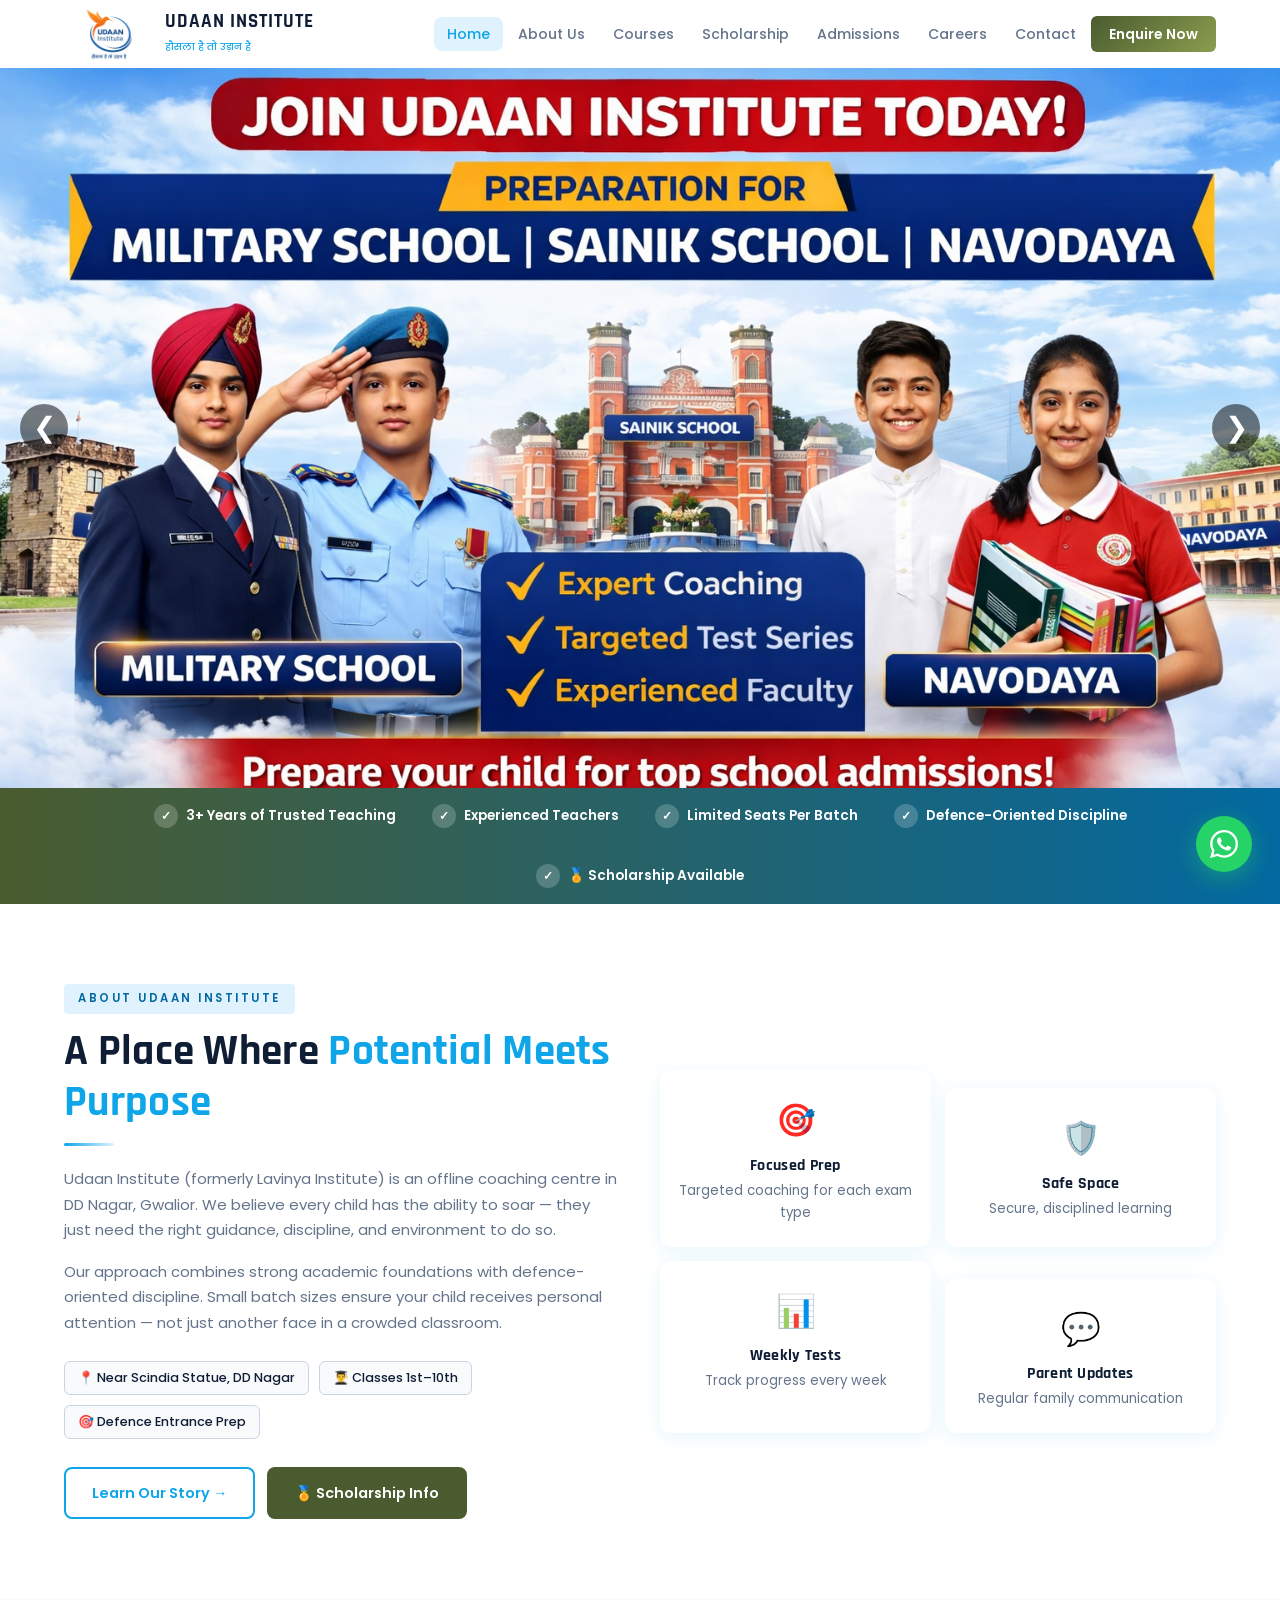
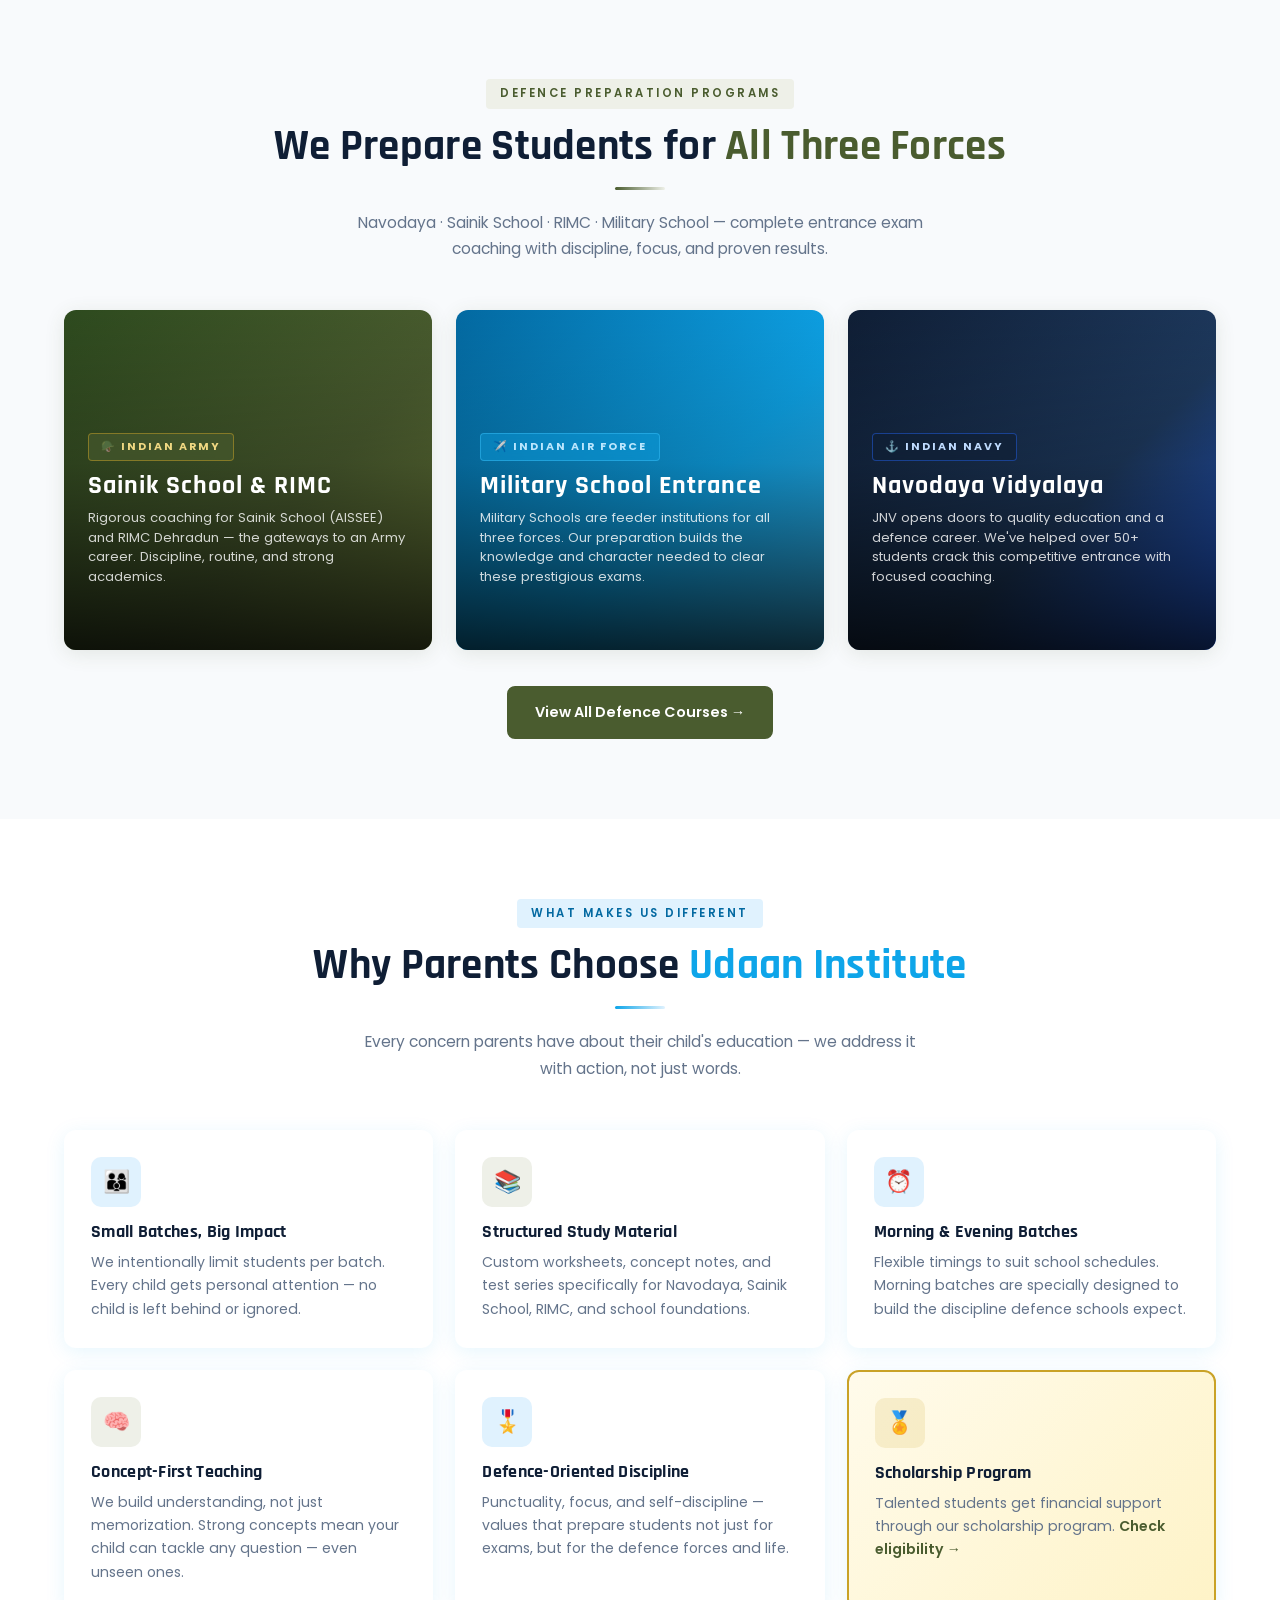
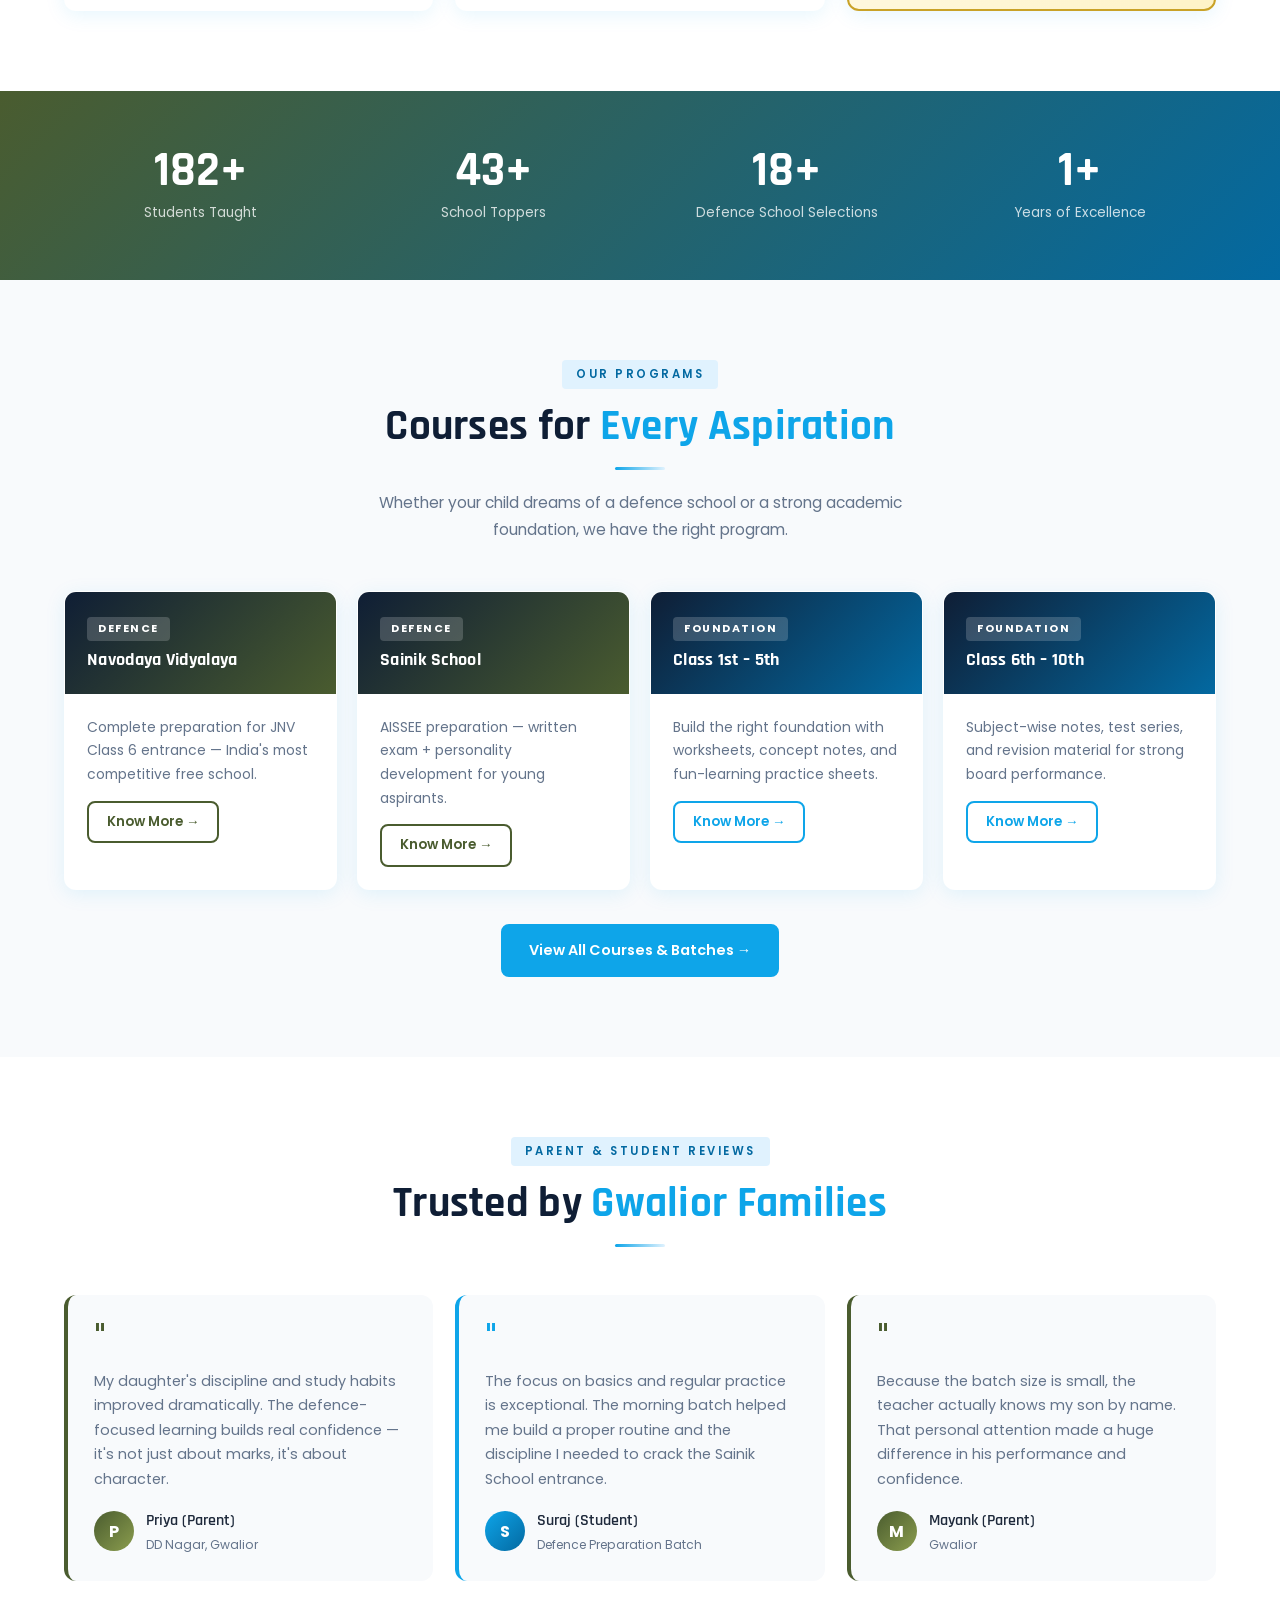
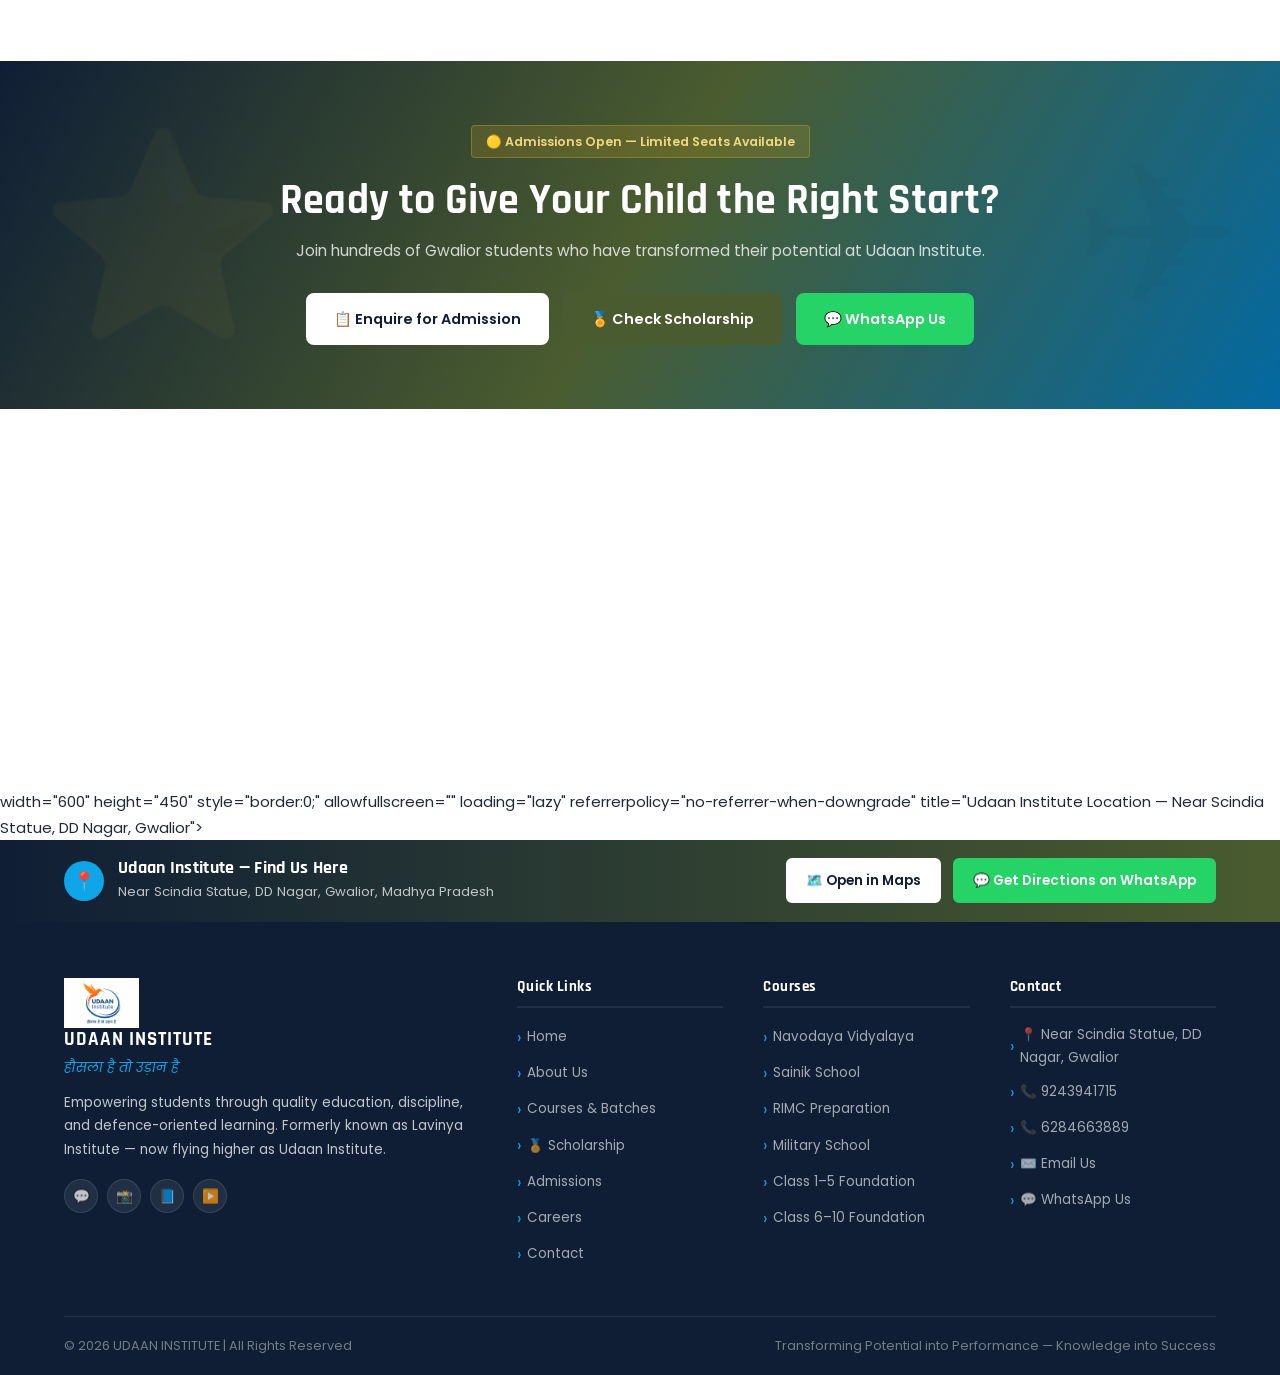
<file: index.html>
<!DOCTYPE html>
<html lang="en">
<head>
  <meta charset="UTF-8" />
  <meta name="viewport" content="width=device-width, initial-scale=1.0" />
  <title>Udaan Institute – Best Defence & School Coaching in Gwalior</title>
  <meta name="description" content="Udaan Institute is Gwalior's trusted coaching centre for Navodaya Vidyalaya, Sainik School, RIMC, and Military School entrance exams. Quality education, discipline, personal attention." />
  <meta name="keywords" content="best coaching institute Gwalior, Navodaya coaching Gwalior, Sainik School coaching, RIMC preparation, defence school coaching, tuition institute Gwalior" />
  <link rel="stylesheet" href="style.css" />
</head>
<body>

  <div id="navPlaceholder"></div>

  <!-- ============================================================
       FULLSCREEN SLIDESHOW HERO (3 Images)
       ============================================================
       HOW TO ADD YOUR IMAGES:
       Open style.css and find the sections labelled:
         .slide-1  → Replace gradient with your ARMY image
         .slide-2  → Replace gradient with your AIR FORCE image
         .slide-3  → Replace gradient with your NAVY image

       Example for each slide in style.css:
       .slide-1 {
         background: linear-gradient(rgba(0,0,0,0.55), rgba(0,0,0,0.40)),
           url('army.jpg') center/cover no-repeat;
       }

       Save the images in the SAME folder as index.html.
       ============================================================ -->
<div class="hero-slider">

  <div class="slides">

    <div class="slide active">
      <img src="images/institute1.png" class="slide-img" loading="lazy">
    </div>

    <div class="slide">
      <img src="images/institute2.png" class="slide-img" loading="lazy">
    </div>

    <div class="slide">
      <img src="images/institute3.png" class="slide-img" loading="lazy">
    </div>

  </div>

  <!-- Arrows -->

  <div class="arrow prev">&#10094;</div>
  <div class="arrow next">&#10095;</div>

  <!-- Dots -->

  <div class="dots">
    <span class="dot active"></span>
    <span class="dot"></span>
    <span class="dot"></span>
  </div>

</div>

  <!-- TRUST STRIP -->
  <div class="trust-strip">
    <div class="trust-strip-inner">
      <div class="trust-item"><div class="t-icon">✓</div> 3+ Years of Trusted Teaching</div>
      <div class="trust-item"><div class="t-icon">✓</div> Experienced Teachers</div>
      <div class="trust-item"><div class="t-icon">✓</div> Limited Seats Per Batch</div>
      <div class="trust-item"><div class="t-icon">✓</div> Defence-Oriented Discipline</div>
      <div class="trust-item"><div class="t-icon">✓</div> 🏅 Scholarship Available</div>
    </div>
  </div>

  <!-- ABOUT INTRO -->
  <section style="background: var(--white);">
    <div class="section-inner">
      <div class="grid-2">
        <div>
          <div class="section-label">About Udaan Institute</div>
          <h2 class="section-title">A Place Where <span>Potential Meets Purpose</span></h2>
          <div class="divider"></div>
          <p style="color: var(--grey-text); margin-bottom: 16px;">
            Udaan Institute (formerly Lavinya Institute) is an offline coaching centre in DD Nagar, Gwalior. We believe every child has the ability to soar — they just need the right guidance, discipline, and environment to do so.
          </p>
          <p style="color: var(--grey-text); margin-bottom: 26px;">
            Our approach combines strong academic foundations with defence-oriented discipline. Small batch sizes ensure your child receives personal attention — not just another face in a crowded classroom.
          </p>
          <div style="display: flex; gap: 10px; flex-wrap: wrap; margin-bottom: 28px;">
            <span class="info-badge">📍 Near Scindia Statue, DD Nagar</span>
            <span class="info-badge">👨‍🎓 Classes 1st–10th</span>
            <span class="info-badge">🎯 Defence Entrance Prep</span>
          </div>
          <div style="display: flex; gap: 12px; flex-wrap: wrap;">
            <a href="about.html" class="btn btn-outline">Learn Our Story →</a>
            <a href="scholarship.html" class="btn btn-defence">🏅 Scholarship Info</a>
          </div>
        </div>
        <div style="display: grid; grid-template-columns: 1fr 1fr; gap: 14px;">
          <div class="card" style="text-align: center; padding: 22px 14px;">
            <div style="font-size: 2rem; margin-bottom: 8px;">🎯</div>
            <h4 style="font-family: 'Rajdhani',sans-serif; font-size: 1rem; margin-bottom: 5px;">Focused Prep</h4>
            <p style="font-size: 0.83rem;">Targeted coaching for each exam type</p>
          </div>
          <div class="card" style="text-align: center; padding: 22px 14px; margin-top: 18px;">
            <div style="font-size: 2rem; margin-bottom: 8px;">🛡️</div>
            <h4 style="font-family: 'Rajdhani',sans-serif; font-size: 1rem; margin-bottom: 5px;">Safe Space</h4>
            <p style="font-size: 0.83rem;">Secure, disciplined learning</p>
          </div>
          <div class="card" style="text-align: center; padding: 22px 14px;">
            <div style="font-size: 2rem; margin-bottom: 8px;">📊</div>
            <h4 style="font-family: 'Rajdhani',sans-serif; font-size: 1rem; margin-bottom: 5px;">Weekly Tests</h4>
            <p style="font-size: 0.83rem;">Track progress every week</p>
          </div>
          <div class="card" style="text-align: center; padding: 22px 14px; margin-top: 18px;">
            <div style="font-size: 2rem; margin-bottom: 8px;">💬</div>
            <h4 style="font-family: 'Rajdhani',sans-serif; font-size: 1rem; margin-bottom: 5px;">Parent Updates</h4>
            <p style="font-size: 0.83rem;">Regular family communication</p>
          </div>
        </div>
      </div>
    </div>
  </section>

  <!-- ============================================================
       DEFENCE FORCES SECTION — 3 IMAGE CARDS (Army / Air / Navy)
       ============================================================
       HOW TO ADD YOUR IMAGES:
       Open style.css and find:
         .force-card.army    → Add your Army image URL
         .force-card.airforce → Add your Air Force image URL
         .force-card.navy    → Add your Navy image URL

       Example:
       .force-card.army {
         background: url('army-photo.jpg') center/cover no-repeat;
       }
       ============================================================ -->

  <section class="defence-forces">
    <div class="section-inner">
      <div class="section-header center">
        <div class="section-label def">Defence Preparation Programs</div>
        <h2 class="section-title">We Prepare Students for <span class="def">All Three Forces</span></h2>
        <div class="divider def center"></div>
        <p class="section-sub">Navodaya · Sainik School · RIMC · Military School — complete entrance exam coaching with discipline, focus, and proven results.</p>
      </div>

      <div class="forces-grid">

        <!-- ARMY CARD -->
        <div class="force-card army">
          <!-- 👆 YOUR ARMY IMAGE → Edit .force-card.army in style.css -->
          <div class="force-overlay">
            <span class="force-badge army-b">🪖 Indian Army</span>
            <h3>Sainik School & RIMC</h3>
            <p>Rigorous coaching for Sainik School (AISSEE) and RIMC Dehradun — the gateways to an Army career. Discipline, routine, and strong academics.</p>
            <a href="courses.html" class="force-link">Explore Army Prep →</a>
          </div>
        </div>

        <!-- AIR FORCE CARD -->
        <div class="force-card airforce">
          <!-- 👆 YOUR AIR FORCE IMAGE → Edit .force-card.airforce in style.css -->
          <div class="force-overlay">
            <span class="force-badge air-b">✈️ Indian Air Force</span>
            <h3>Military School Entrance</h3>
            <p>Military Schools are feeder institutions for all three forces. Our preparation builds the knowledge and character needed to clear these prestigious exams.</p>
            <a href="courses.html" class="force-link">Explore Military Prep →</a>
          </div>
        </div>

        <!-- NAVY CARD -->
        <div class="force-card navy">
          <!-- 👆 YOUR NAVY IMAGE → Edit .force-card.navy in style.css -->
          <div class="force-overlay">
            <span class="force-badge navy-b">⚓ Indian Navy</span>
            <h3>Navodaya Vidyalaya</h3>
            <p>JNV opens doors to quality education and a defence career. We've helped over 50+ students crack this competitive entrance with focused coaching.</p>
            <a href="courses.html" class="force-link">Explore Navodaya Prep →</a>
          </div>
        </div>

      </div>

      <div style="text-align: center; margin-top: 36px;">
        <a href="courses.html" class="btn btn-defence">View All Defence Courses →</a>
      </div>
    </div>
  </section>

  <!-- WHY CHOOSE US -->
  <section style="background: var(--white);">
    <div class="section-inner">
      <div class="section-header center">
        <div class="section-label">What Makes Us Different</div>
        <h2 class="section-title">Why Parents Choose <span>Udaan Institute</span></h2>
        <div class="divider center"></div>
        <p class="section-sub">Every concern parents have about their child's education — we address it with action, not just words.</p>
      </div>
      <div class="grid-3">
        <div class="card">
          <div class="card-icon">👨‍👩‍👦</div>
          <h3>Small Batches, Big Impact</h3>
          <p>We intentionally limit students per batch. Every child gets personal attention — no child is left behind or ignored.</p>
        </div>
        <div class="card">
          <div class="card-icon def">📚</div>
          <h3>Structured Study Material</h3>
          <p>Custom worksheets, concept notes, and test series specifically for Navodaya, Sainik School, RIMC, and school foundations.</p>
        </div>
        <div class="card">
          <div class="card-icon">⏰</div>
          <h3>Morning & Evening Batches</h3>
          <p>Flexible timings to suit school schedules. Morning batches are specially designed to build the discipline defence schools expect.</p>
        </div>
        <div class="card">
          <div class="card-icon def">🧠</div>
          <h3>Concept-First Teaching</h3>
          <p>We build understanding, not just memorization. Strong concepts mean your child can tackle any question — even unseen ones.</p>
        </div>
        <div class="card">
          <div class="card-icon">🎖️</div>
          <h3>Defence-Oriented Discipline</h3>
          <p>Punctuality, focus, and self-discipline — values that prepare students not just for exams, but for the defence forces and life.</p>
        </div>
        <div class="card" style="border: 2px solid var(--defence-gold); background: linear-gradient(135deg, #FFFBEB, #FEF3C7);">
          <div class="card-icon" style="background: rgba(201,162,39,0.15);">🏅</div>
          <h3>Scholarship Program</h3>
          <p>Talented students get financial support through our scholarship program. <a href="scholarship.html" style="color: var(--defence); font-weight: 600;">Check eligibility →</a></p>
        </div>
      </div>
    </div>
  </section>

  <!-- STATS -->
  <div class="stats-section">
    <div class="stats-inner">
      <div class="stat-box">
        <div class="num" data-count="500" data-suffix="+">0</div>
        <div class="lbl">Students Taught</div>
      </div>
      <div class="stat-box">
        <div class="num" data-count="120" data-suffix="+">0</div>
        <div class="lbl">School Toppers</div>
      </div>
      <div class="stat-box">
        <div class="num" data-count="50" data-suffix="+">0</div>
        <div class="lbl">Defence School Selections</div>
      </div>
      <div class="stat-box">
        <div class="num" data-count="3" data-suffix="+">0</div>
        <div class="lbl">Years of Excellence</div>
      </div>
    </div>
  </div>

  <!-- COURSES PREVIEW -->
  <section style="background: var(--off-white);">
    <div class="section-inner">
      <div class="section-header center">
        <div class="section-label">Our Programs</div>
        <h2 class="section-title">Courses for <span>Every Aspiration</span></h2>
        <div class="divider center"></div>
        <p class="section-sub">Whether your child dreams of a defence school or a strong academic foundation, we have the right program.</p>
      </div>
      <div class="grid-4">
        <div class="course-card">
          <div class="course-card-header def-header">
            <div class="course-tag">Defence</div>
            <h3>Navodaya Vidyalaya</h3>
          </div>
          <div class="course-card-body">
            <p style="font-size:0.87rem; color:var(--grey-text); margin-bottom: 14px;">Complete preparation for JNV Class 6 entrance — India's most competitive free school.</p>
            <a href="courses.html" class="btn btn-outline-def" style="padding: 8px 18px; font-size: 0.84rem;">Know More →</a>
          </div>
        </div>
        <div class="course-card">
          <div class="course-card-header def-header">
            <div class="course-tag">Defence</div>
            <h3>Sainik School</h3>
          </div>
          <div class="course-card-body">
            <p style="font-size:0.87rem; color:var(--grey-text); margin-bottom: 14px;">AISSEE preparation — written exam + personality development for young aspirants.</p>
            <a href="courses.html" class="btn btn-outline-def" style="padding: 8px 18px; font-size: 0.84rem;">Know More →</a>
          </div>
        </div>
        <div class="course-card">
          <div class="course-card-header">
            <div class="course-tag">Foundation</div>
            <h3>Class 1st – 5th</h3>
          </div>
          <div class="course-card-body">
            <p style="font-size:0.87rem; color:var(--grey-text); margin-bottom: 14px;">Build the right foundation with worksheets, concept notes, and fun-learning practice sheets.</p>
            <a href="courses.html" class="btn btn-outline" style="padding: 8px 18px; font-size: 0.84rem;">Know More →</a>
          </div>
        </div>
        <div class="course-card">
          <div class="course-card-header">
            <div class="course-tag">Foundation</div>
            <h3>Class 6th – 10th</h3>
          </div>
          <div class="course-card-body">
            <p style="font-size:0.87rem; color:var(--grey-text); margin-bottom: 14px;">Subject-wise notes, test series, and revision material for strong board performance.</p>
            <a href="courses.html" class="btn btn-outline" style="padding: 8px 18px; font-size: 0.84rem;">Know More →</a>
          </div>
        </div>
      </div>
      <div style="text-align: center; margin-top: 34px;">
        <a href="courses.html" class="btn btn-primary">View All Courses & Batches →</a>
      </div>
    </div>
  </section>

  <!-- TESTIMONIALS -->
  <section style="background: var(--white);">
    <div class="section-inner">
      <div class="section-header center">
        <div class="section-label">Parent & Student Reviews</div>
        <h2 class="section-title">Trusted by <span>Gwalior Families</span></h2>
        <div class="divider center"></div>
      </div>
      <div class="grid-3">
        <div class="testimonial-card def-t">
          <div class="quote">"</div>
          <p>My daughter's discipline and study habits improved dramatically. The defence-focused learning builds real confidence — it's not just about marks, it's about character.</p>
          <div class="author">
            <div class="author-avatar def">P</div>
            <div>
              <div class="author-name">Priya (Parent)</div>
              <div class="author-role">DD Nagar, Gwalior</div>
            </div>
          </div>
        </div>
        <div class="testimonial-card">
          <div class="quote">"</div>
          <p>The focus on basics and regular practice is exceptional. The morning batch helped me build a proper routine and the discipline I needed to crack the Sainik School entrance.</p>
          <div class="author">
            <div class="author-avatar">S</div>
            <div>
              <div class="author-name">Suraj (Student)</div>
              <div class="author-role">Defence Preparation Batch</div>
            </div>
          </div>
        </div>
        <div class="testimonial-card def-t">
          <div class="quote">"</div>
          <p>Because the batch size is small, the teacher actually knows my son by name. That personal attention made a huge difference in his performance and confidence.</p>
          <div class="author">
            <div class="author-avatar def">M</div>
            <div>
              <div class="author-name">Mayank (Parent)</div>
              <div class="author-role">Gwalior</div>
            </div>
          </div>
        </div>
      </div>
    </div>
  </section>

  <!-- CTA -->
  <div class="cta-banner">
    <div class="cta-inner">
      <span class="badge-open">🟡 Admissions Open — Limited Seats Available</span>
      <h2 style="margin-top: 18px;">Ready to Give Your Child the Right Start?</h2>
      <p>Join hundreds of Gwalior students who have transformed their potential at Udaan Institute.</p>
      <div class="cta-btns">
        <a href="admissions.html" class="btn btn-white">📋 Enquire for Admission</a>
        <a href="scholarship.html" class="btn btn-defence">🏅 Check Scholarship</a>
        <a href="https://wa.me/916284663889?text=Hello%20Udaan%20Institute%2C%20I%20want%20information%20about%20classes." target="_blank" class="btn btn-whatsapp">💬 WhatsApp Us</a>
      </div>
    </div>
  </div>

  <div id="footerPlaceholder"></div>
  <script src="main.js"></script>
  <script>
    document.getElementById('navPlaceholder').innerHTML = getNavHTML('index.html');
    document.getElementById('footerPlaceholder').innerHTML = getFooterHTML();
  </script>
</body>
</html>
</file>
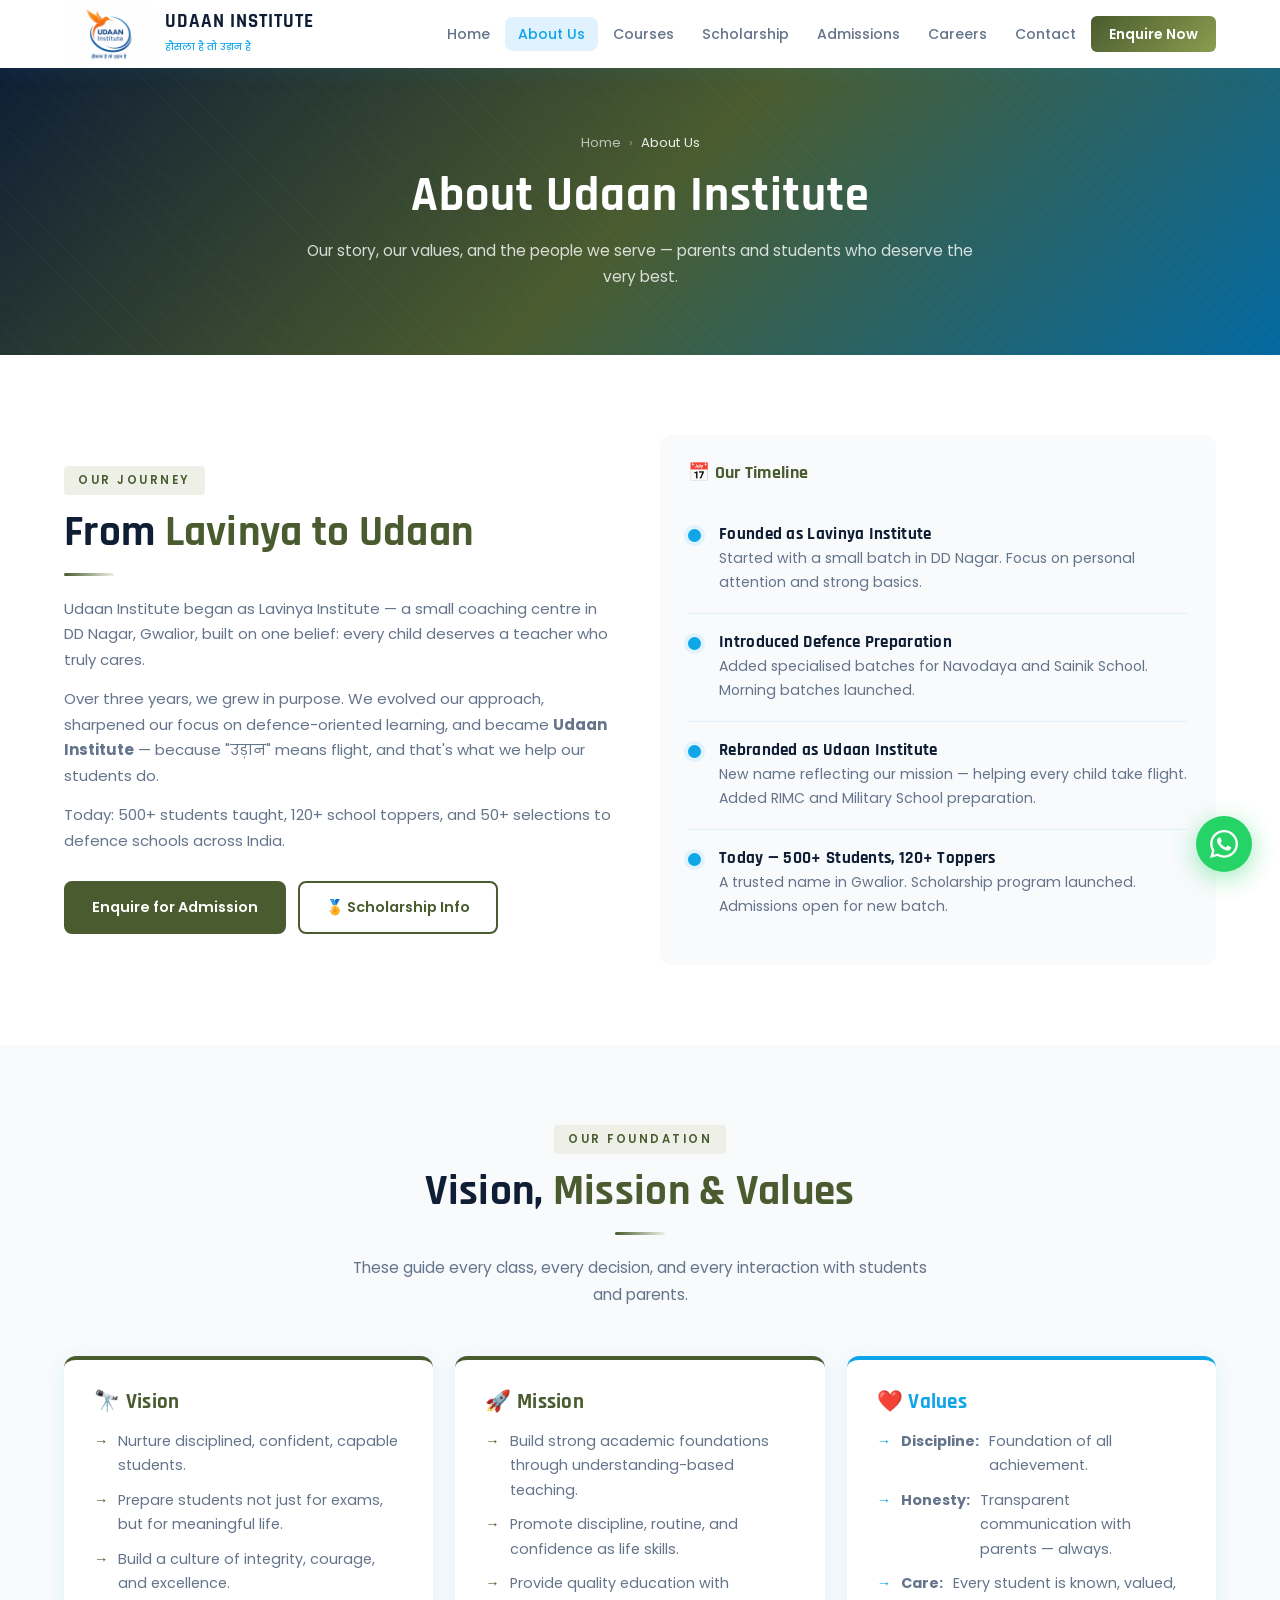
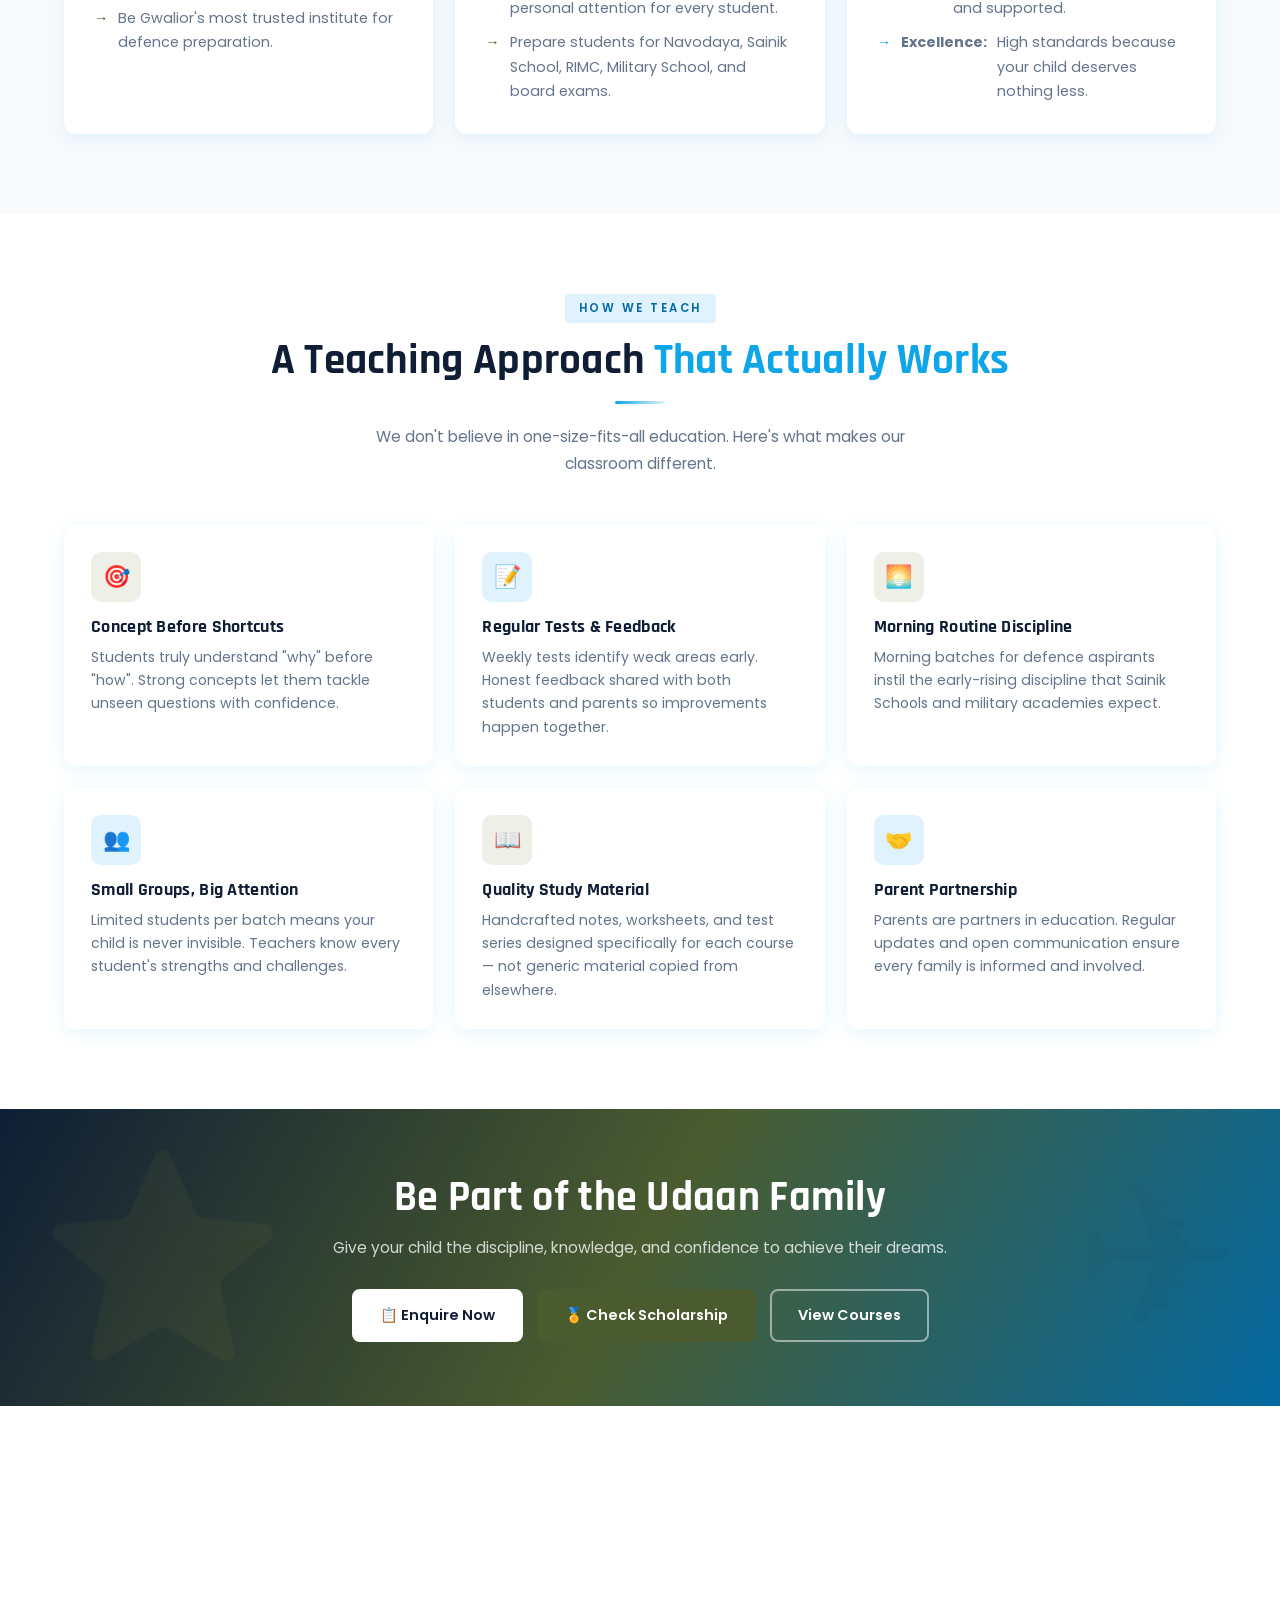
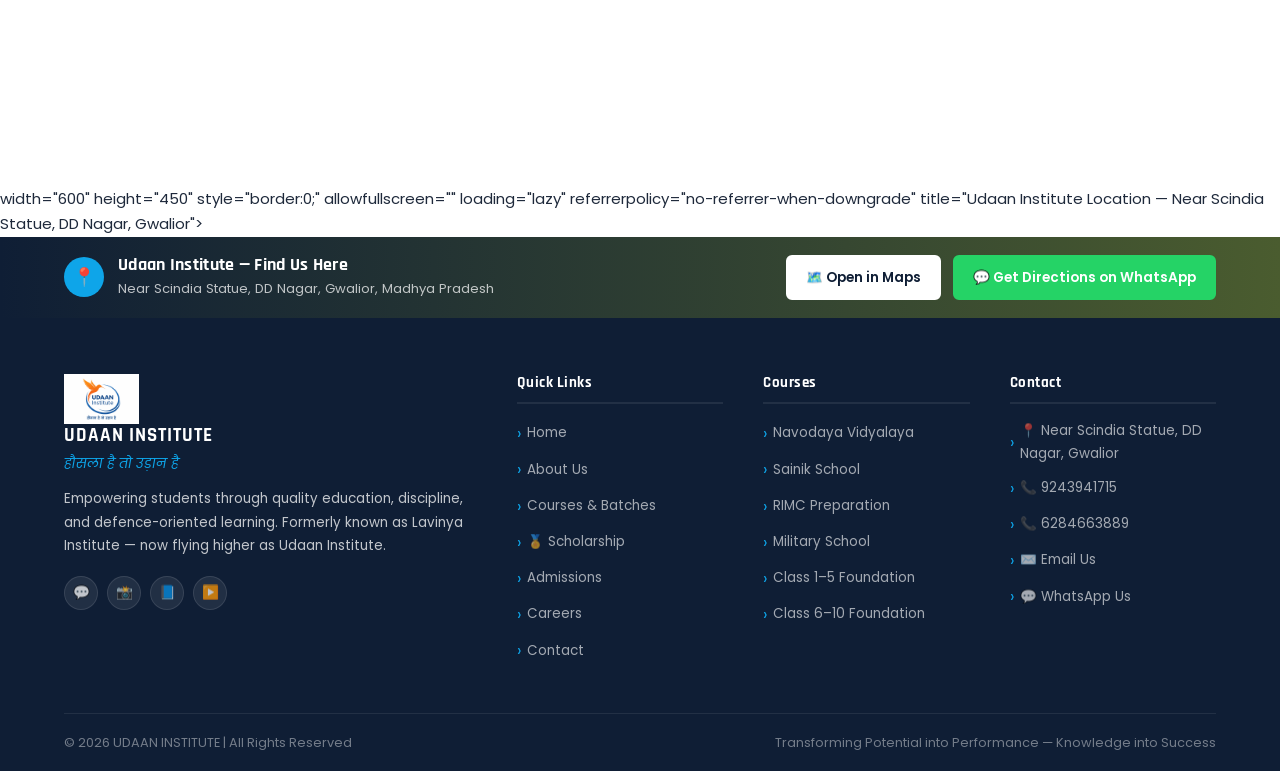
<file: about.html>
<!DOCTYPE html>
<html lang="en">
<head>
  <meta charset="UTF-8" />
  <meta name="viewport" content="width=device-width, initial-scale=1.0" />
  <title>About Us – Udaan Institute | Trusted Coaching in Gwalior</title>
  <meta name="description" content="Learn about Udaan Institute's journey from Lavinya Institute. Our vision, mission, and commitment to quality education and defence-oriented learning in Gwalior." />
  <link rel="stylesheet" href="style.css" />
</head>
<body>
  <div id="navPlaceholder"></div>

  <div class="page-hero">
    <div class="page-hero-inner">
      <div class="breadcrumb"><a href="index.html">Home</a><span>›</span><span style="color:rgba(255,255,255,0.9);">About Us</span></div>
      <h1>About Udaan Institute</h1>
      <p>Our story, our values, and the people we serve — parents and students who deserve the very best.</p>
    </div>
  </div>

  <!-- OUR STORY -->
  <section style="background: var(--white);">
    <div class="section-inner">
      <div class="grid-2">
        <div>
          <div class="section-label def">Our Journey</div>
          <h2 class="section-title">From <span class="def">Lavinya to Udaan</span></h2>
          <div class="divider def"></div>
          <p style="color:var(--grey-text); margin-bottom:14px;">Udaan Institute began as Lavinya Institute — a small coaching centre in DD Nagar, Gwalior, built on one belief: every child deserves a teacher who truly cares.</p>
          <p style="color:var(--grey-text); margin-bottom:14px;">Over three years, we grew in purpose. We evolved our approach, sharpened our focus on defence-oriented learning, and became <strong>Udaan Institute</strong> — because "उड़ान" means flight, and that's what we help our students do.</p>
          <p style="color:var(--grey-text); margin-bottom:28px;">Today: 500+ students taught, 120+ school toppers, and 50+ selections to defence schools across India.</p>
          <div style="display:flex; gap:12px; flex-wrap:wrap;">
            <a href="admissions.html" class="btn btn-defence">Enquire for Admission</a>
            <a href="scholarship.html" class="btn btn-outline-def">🏅 Scholarship Info</a>
          </div>
        </div>
        <div>
          <div style="background:var(--off-white); border-radius:var(--radius); padding:28px;">
            <h3 style="font-size:1.1rem; margin-bottom:22px; color:var(--defence); font-family:'Rajdhani',sans-serif;">📅 Our Timeline</h3>
            <div class="journey-item">
              <div class="journey-dot"></div>
              <div class="journey-content">
                <h4>Founded as Lavinya Institute</h4>
                <p>Started with a small batch in DD Nagar. Focus on personal attention and strong basics.</p>
              </div>
            </div>
            <div class="journey-item">
              <div class="journey-dot"></div>
              <div class="journey-content">
                <h4>Introduced Defence Preparation</h4>
                <p>Added specialised batches for Navodaya and Sainik School. Morning batches launched.</p>
              </div>
            </div>
            <div class="journey-item">
              <div class="journey-dot"></div>
              <div class="journey-content">
                <h4>Rebranded as Udaan Institute</h4>
                <p>New name reflecting our mission — helping every child take flight. Added RIMC and Military School preparation.</p>
              </div>
            </div>
            <div class="journey-item">
              <div class="journey-dot"></div>
              <div class="journey-content">
                <h4>Today — 500+ Students, 120+ Toppers</h4>
                <p>A trusted name in Gwalior. Scholarship program launched. Admissions open for new batch.</p>
              </div>
            </div>
          </div>
        </div>
      </div>
    </div>
  </section>

  <!-- VISION MISSION VALUES -->
  <section style="background:var(--off-white);">
    <div class="section-inner">
      <div class="section-header center">
        <div class="section-label def">Our Foundation</div>
        <h2 class="section-title">Vision, <span class="def">Mission & Values</span></h2>
        <div class="divider def center"></div>
        <p class="section-sub">These guide every class, every decision, and every interaction with students and parents.</p>
      </div>
      <div class="grid-3">
        <div class="vm-card def-card">
          <h3>🔭 Vision</h3>
          <ul>
            <li>Nurture disciplined, confident, capable students.</li>
            <li>Prepare students not just for exams, but for meaningful life.</li>
            <li>Build a culture of integrity, courage, and excellence.</li>
            <li>Be Gwalior's most trusted institute for defence preparation.</li>
          </ul>
        </div>
        <div class="vm-card def-card">
          <h3>🚀 Mission</h3>
          <ul>
            <li>Build strong academic foundations through understanding-based teaching.</li>
            <li>Promote discipline, routine, and confidence as life skills.</li>
            <li>Provide quality education with personal attention for every student.</li>
            <li>Prepare students for Navodaya, Sainik School, RIMC, Military School, and board exams.</li>
          </ul>
        </div>
        <div class="vm-card">
          <h3>❤️ Values</h3>
          <ul>
            <li><strong>Discipline:</strong> Foundation of all achievement.</li>
            <li><strong>Honesty:</strong> Transparent communication with parents — always.</li>
            <li><strong>Care:</strong> Every student is known, valued, and supported.</li>
            <li><strong>Excellence:</strong> High standards because your child deserves nothing less.</li>
          </ul>
        </div>
      </div>
    </div>
  </section>

  <!-- APPROACH -->
  <section style="background:var(--white);">
    <div class="section-inner">
      <div class="section-header center">
        <div class="section-label">How We Teach</div>
        <h2 class="section-title">A Teaching Approach <span>That Actually Works</span></h2>
        <div class="divider center"></div>
        <p class="section-sub">We don't believe in one-size-fits-all education. Here's what makes our classroom different.</p>
      </div>
      <div class="grid-3">
        <div class="card"><div class="card-icon def">🎯</div><h3>Concept Before Shortcuts</h3><p>Students truly understand "why" before "how". Strong concepts let them tackle unseen questions with confidence.</p></div>
        <div class="card"><div class="card-icon">📝</div><h3>Regular Tests & Feedback</h3><p>Weekly tests identify weak areas early. Honest feedback shared with both students and parents so improvements happen together.</p></div>
        <div class="card"><div class="card-icon def">🌅</div><h3>Morning Routine Discipline</h3><p>Morning batches for defence aspirants instil the early-rising discipline that Sainik Schools and military academies expect.</p></div>
        <div class="card"><div class="card-icon">👥</div><h3>Small Groups, Big Attention</h3><p>Limited students per batch means your child is never invisible. Teachers know every student's strengths and challenges.</p></div>
        <div class="card"><div class="card-icon def">📖</div><h3>Quality Study Material</h3><p>Handcrafted notes, worksheets, and test series designed specifically for each course — not generic material copied from elsewhere.</p></div>
        <div class="card"><div class="card-icon">🤝</div><h3>Parent Partnership</h3><p>Parents are partners in education. Regular updates and open communication ensure every family is informed and involved.</p></div>
      </div>
    </div>
  </section>

  <!-- CTA -->
  <div class="cta-banner">
    <div class="cta-inner">
      <h2>Be Part of the Udaan Family</h2>
      <p>Give your child the discipline, knowledge, and confidence to achieve their dreams.</p>
      <div class="cta-btns">
        <a href="admissions.html" class="btn btn-white">📋 Enquire Now</a>
        <a href="scholarship.html" class="btn btn-defence">🏅 Check Scholarship</a>
        <a href="courses.html" class="btn btn-outline" style="color:white; border-color:rgba(255,255,255,0.5);">View Courses</a>
      </div>
    </div>
  </div>

  <div id="footerPlaceholder"></div>
  <script src="main.js"></script>
  <script>
    document.getElementById('navPlaceholder').innerHTML = getNavHTML('about.html');
    document.getElementById('footerPlaceholder').innerHTML = getFooterHTML();
  </script>
</body>
</html>
</file>
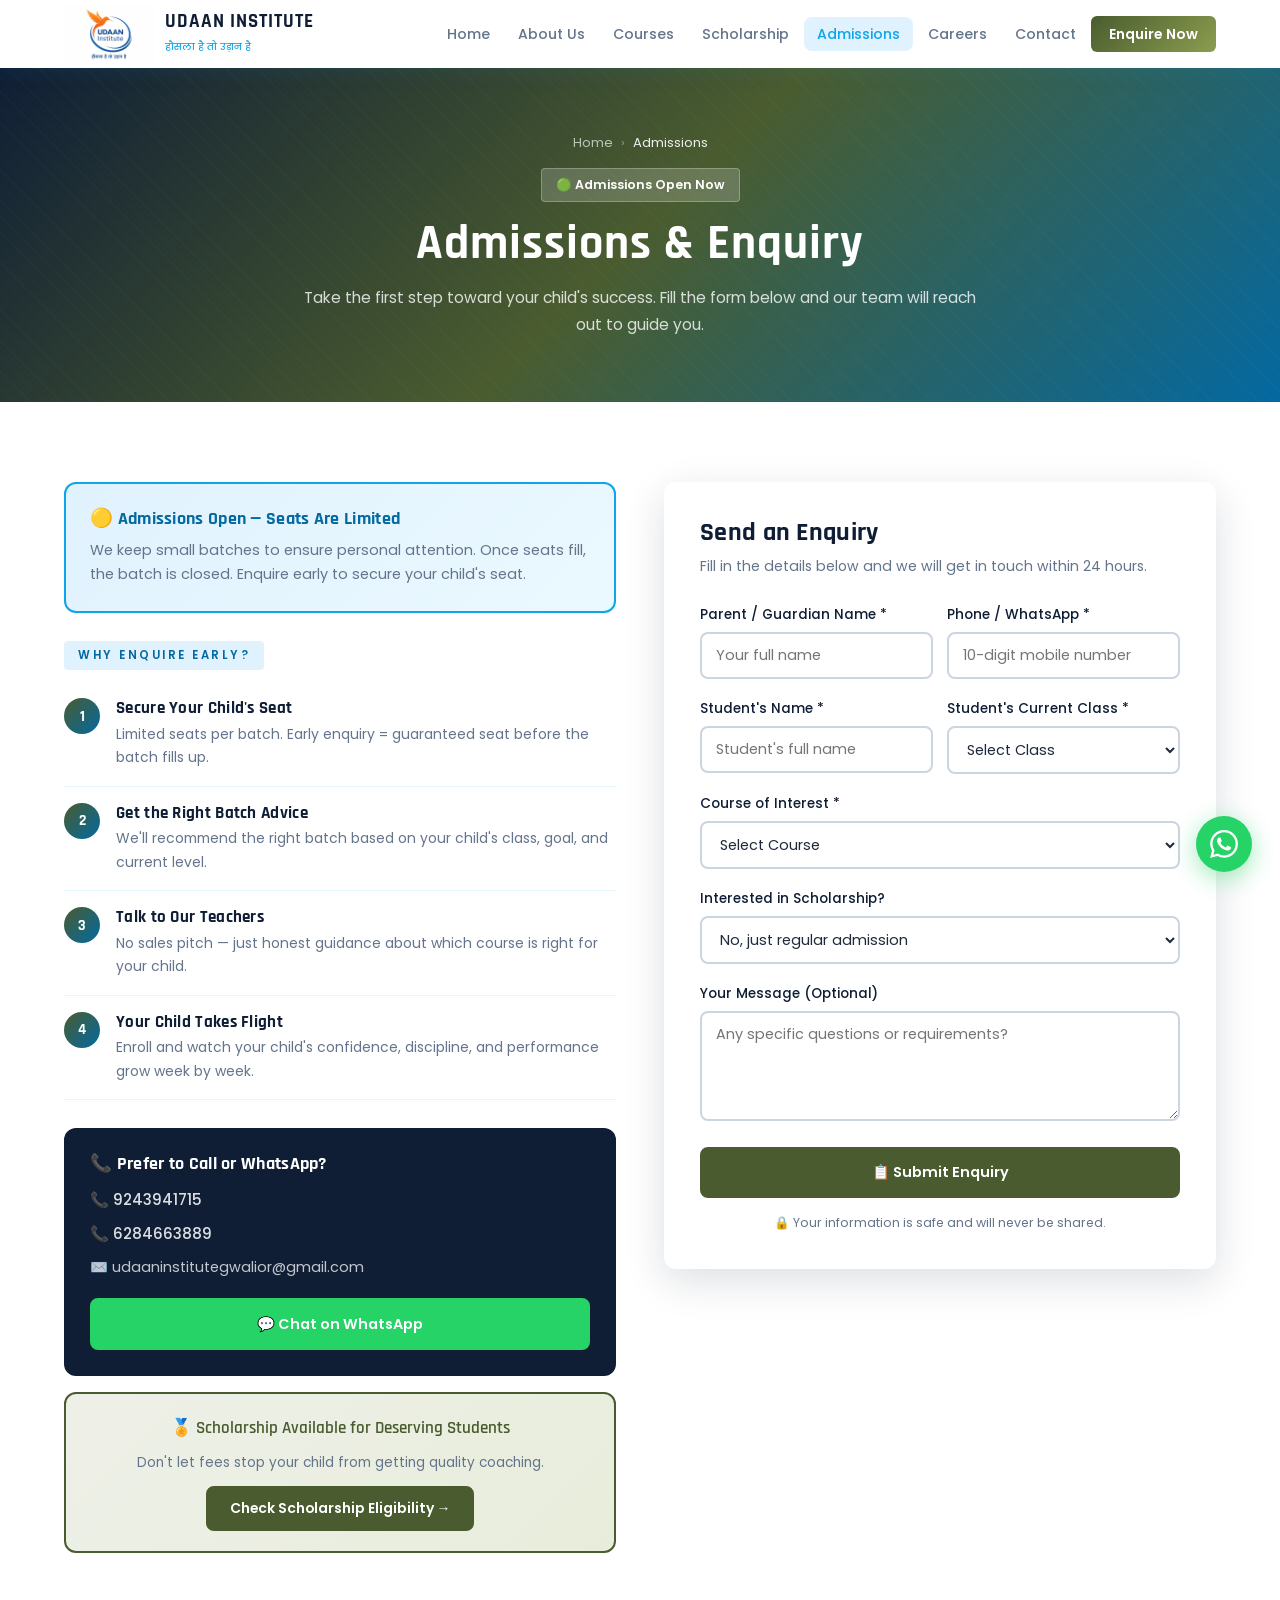
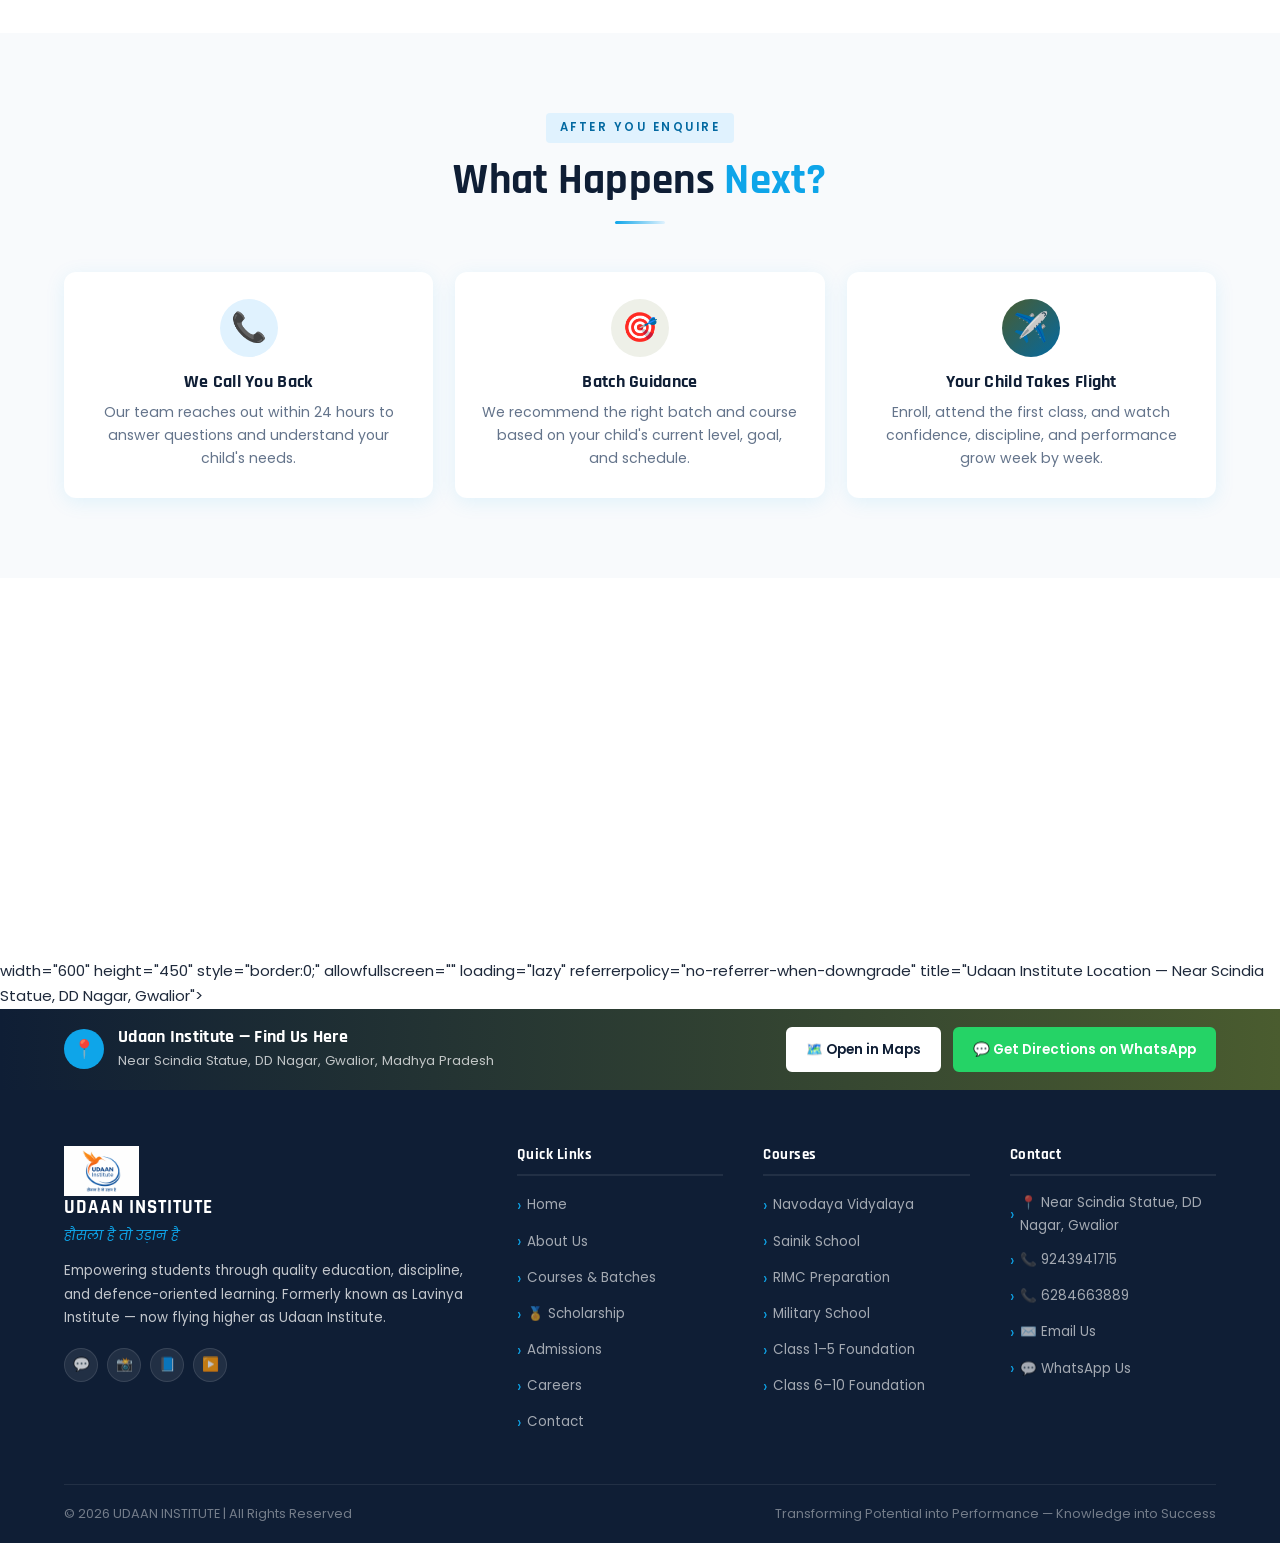
<file: admissions.html>
<!DOCTYPE html>
<html lang="en">
<head>
  <meta charset="UTF-8" />
  <meta name="viewport" content="width=device-width, initial-scale=1.0" />
  <title>Admissions Open – Udaan Institute Gwalior | Enquire Now</title>
  <meta name="description" content="Admissions open at Udaan Institute Gwalior. Limited seats for Navodaya, Sainik School, RIMC coaching and Class 1-10 foundation batches. Enquire now." />
  <link rel="stylesheet" href="style.css" />
  <style>
    .step-item { display:flex; gap:16px; align-items:flex-start; padding:16px 0; border-bottom:1px solid rgba(14,165,233,0.10); }
    .step-item:last-child { border-bottom:none; }
    .step-num { width:36px; height:36px; background:linear-gradient(135deg,var(--defence),var(--sky-dark)); color:white; border-radius:50%; display:flex; align-items:center; justify-content:center; font-weight:700; font-size:0.95rem; flex-shrink:0; font-family:'Rajdhani',sans-serif; }
    .step-content h4 { font-size:1rem; font-weight:700; margin-bottom:4px; font-family:'Rajdhani',sans-serif; font-size:1.05rem; }
    .step-content p { font-size:0.87rem; color:var(--grey-text); }
  </style>
</head>
<body>
  <div id="navPlaceholder"></div>

  <div class="page-hero">
    <div class="page-hero-inner">
      <div class="breadcrumb"><a href="index.html">Home</a><span>›</span><span style="color:rgba(255,255,255,0.9);">Admissions</span></div>
      <span style="display:inline-flex; align-items:center; gap:6px; background:rgba(255,255,255,0.18); color:white; font-size:0.78rem; font-weight:600; padding:5px 14px; border-radius:4px; margin-bottom:14px; border:1px solid rgba(255,255,255,0.25);">🟢 Admissions Open Now</span>
      <h1>Admissions & Enquiry</h1>
      <p>Take the first step toward your child's success. Fill the form below and our team will reach out to guide you.</p>
    </div>
  </div>

  <section style="background:var(--white);">
    <div class="section-inner">
      <div class="grid-2" style="gap:48px; align-items:flex-start;">

        <div>
          <div style="background:linear-gradient(135deg,var(--sky-light),#EBF9FF); border:2px solid var(--sky); border-radius:var(--radius); padding:24px; margin-bottom:28px;">
            <h3 style="color:var(--sky-dark); margin-bottom:8px; font-family:'Rajdhani',sans-serif; font-size:1.15rem;">🟡 Admissions Open — Seats Are Limited</h3>
            <p style="color:var(--grey-text); font-size:0.9rem;">We keep small batches to ensure personal attention. Once seats fill, the batch is closed. Enquire early to secure your child's seat.</p>
          </div>

          <div class="section-label" style="margin-bottom:12px;">Why Enquire Early?</div>
          <div class="step-item"><div class="step-num">1</div><div class="step-content"><h4>Secure Your Child's Seat</h4><p>Limited seats per batch. Early enquiry = guaranteed seat before the batch fills up.</p></div></div>
          <div class="step-item"><div class="step-num">2</div><div class="step-content"><h4>Get the Right Batch Advice</h4><p>We'll recommend the right batch based on your child's class, goal, and current level.</p></div></div>
          <div class="step-item"><div class="step-num">3</div><div class="step-content"><h4>Talk to Our Teachers</h4><p>No sales pitch — just honest guidance about which course is right for your child.</p></div></div>
          <div class="step-item"><div class="step-num">4</div><div class="step-content"><h4>Your Child Takes Flight</h4><p>Enroll and watch your child's confidence, discipline, and performance grow week by week.</p></div></div>

          <div style="margin-top:28px; background:var(--navy); border-radius:var(--radius); padding:26px; color:white;">
            <h3 style="color:white; margin-bottom:12px; font-family:'Rajdhani',sans-serif;">📞 Prefer to Call or WhatsApp?</h3>
            <div style="display:flex; flex-direction:column; gap:8px; margin-bottom:18px;">
              <a href="tel:9465172269" style="color:rgba(255,255,255,0.85); font-size:0.95rem; font-weight:500;">📞 9243941715</a>
              <a href="tel:6284663889" style="color:rgba(255,255,255,0.85); font-size:0.95rem; font-weight:500;">📞 6284663889</a>
              <a href="mailto:udaaninstitutegwalior@gmail.com" style="color:rgba(255,255,255,0.75); font-size:0.9rem;">✉️ udaaninstitutegwalior@gmail.com</a>
            </div>
            <a href="https://wa.me/916284663889?text=Hello%20Udaan%20Institute%2C%20I%20want%20information%20about%20classes." target="_blank" class="btn btn-whatsapp" style="width:100%; justify-content:center;">💬 Chat on WhatsApp</a>
          </div>

          <div style="margin-top:16px; background:linear-gradient(135deg,var(--defence-dim),#E8EDDB); border:2px solid var(--defence); border-radius:var(--radius); padding:20px; text-align:center;">
            <p style="font-weight:600; color:var(--defence); margin-bottom:8px; font-family:'Rajdhani',sans-serif; font-size:1.05rem;">🏅 Scholarship Available for Deserving Students</p>
            <p style="font-size:0.85rem; color:var(--grey-text); margin-bottom:12px;">Don't let fees stop your child from getting quality coaching.</p>
            <a href="scholarship.html" class="btn btn-defence" style="padding:9px 22px; font-size:0.87rem;">Check Scholarship Eligibility →</a>
          </div>
        </div>

        <div id="enquirySection">
          <div class="enquiry-form">
            <h2 style="font-size:1.6rem; margin-bottom:6px; font-family:'Rajdhani',sans-serif;">Send an Enquiry</h2>
            <p style="color:var(--grey-text); font-size:0.88rem; margin-bottom:24px;">Fill in the details below and we will get in touch within 24 hours.</p>
            <form id="enquiryForm" novalidate>
              <div class="form-row">
                <div class="form-group"><label>Parent / Guardian Name *</label><input type="text" placeholder="Your full name" required /></div>
                <div class="form-group"><label>Phone / WhatsApp *</label><input type="tel" placeholder="10-digit mobile number" required /></div>
              </div>
              <div class="form-row">
                <div class="form-group"><label>Student's Name *</label><input type="text" placeholder="Student's full name" required /></div>
                <div class="form-group"><label>Student's Current Class *</label>
                  <select required>
                    <option value="">Select Class</option>
                    <option>Class 1st</option><option>Class 2nd</option><option>Class 3rd</option><option>Class 4th</option><option>Class 5th</option>
                    <option>Class 6th</option><option>Class 7th</option><option>Class 8th</option><option>Class 9th</option><option>Class 10th</option>
                  </select>
                </div>
              </div>
              <div class="form-group"><label>Course of Interest *</label>
                <select required>
                  <option value="">Select Course</option>
                  <option>Navodaya Vidyalaya Entrance</option>
                  <option>Sainik School Entrance (AISSEE)</option>
                  <option>RIMC Preparation</option>
                  <option>Military School Preparation</option>
                  <option>Foundation Batch – Class 1 to 5</option>
                  <option>Foundation Batch – Class 6 to 10</option>
                  <option>Not Sure – Need Guidance</option>
                </select>
              </div>
              <div class="form-group"><label>Interested in Scholarship?</label>
                <select>
                  <option>No, just regular admission</option>
                  <option>Yes, please tell me about the scholarship</option>
                </select>
              </div>
              <div class="form-group"><label>Your Message (Optional)</label><textarea placeholder="Any specific questions or requirements?"></textarea></div>
              <button type="submit" class="btn btn-defence" style="width:100%; justify-content:center; padding:13px;">📋 Submit Enquiry</button>
            </form>
            <div class="success-msg" id="formSuccess">✅ Thank you! Our team will contact you within 24 hours. For faster response, WhatsApp us directly.</div>
            <p style="font-size:0.78rem; color:var(--grey-text); text-align:center; margin-top:14px;">🔒 Your information is safe and will never be shared.</p>
          </div>
        </div>
      </div>
    </div>
  </section>

  <!-- WHAT HAPPENS NEXT -->
  <section style="background:var(--off-white);">
    <div class="section-inner">
      <div class="section-header center">
        <div class="section-label">After You Enquire</div>
        <h2 class="section-title">What Happens <span>Next?</span></h2>
        <div class="divider center"></div>
      </div>
      <div class="grid-3">
        <div class="card" style="text-align:center;"><div style="width:58px;height:58px;background:var(--sky-light);border-radius:50%;display:flex;align-items:center;justify-content:center;font-size:1.8rem;margin:0 auto 14px;">📞</div><h3>We Call You Back</h3><p>Our team reaches out within 24 hours to answer questions and understand your child's needs.</p></div>
        <div class="card" style="text-align:center;"><div style="width:58px;height:58px;background:var(--defence-dim);border-radius:50%;display:flex;align-items:center;justify-content:center;font-size:1.8rem;margin:0 auto 14px;">🎯</div><h3>Batch Guidance</h3><p>We recommend the right batch and course based on your child's current level, goal, and schedule.</p></div>
        <div class="card" style="text-align:center;"><div style="width:58px;height:58px;background:linear-gradient(135deg,var(--defence),var(--sky-dark));border-radius:50%;display:flex;align-items:center;justify-content:center;font-size:1.8rem;margin:0 auto 14px;">✈️</div><h3>Your Child Takes Flight</h3><p>Enroll, attend the first class, and watch confidence, discipline, and performance grow week by week.</p></div>
      </div>
    </div>
  </section>

  <div id="footerPlaceholder"></div>
  <script src="main.js"></script>
  <script>
    document.getElementById('navPlaceholder').innerHTML = getNavHTML('admissions.html');
    document.getElementById('footerPlaceholder').innerHTML = getFooterHTML();
  </script>
</body>
</html>
</file>
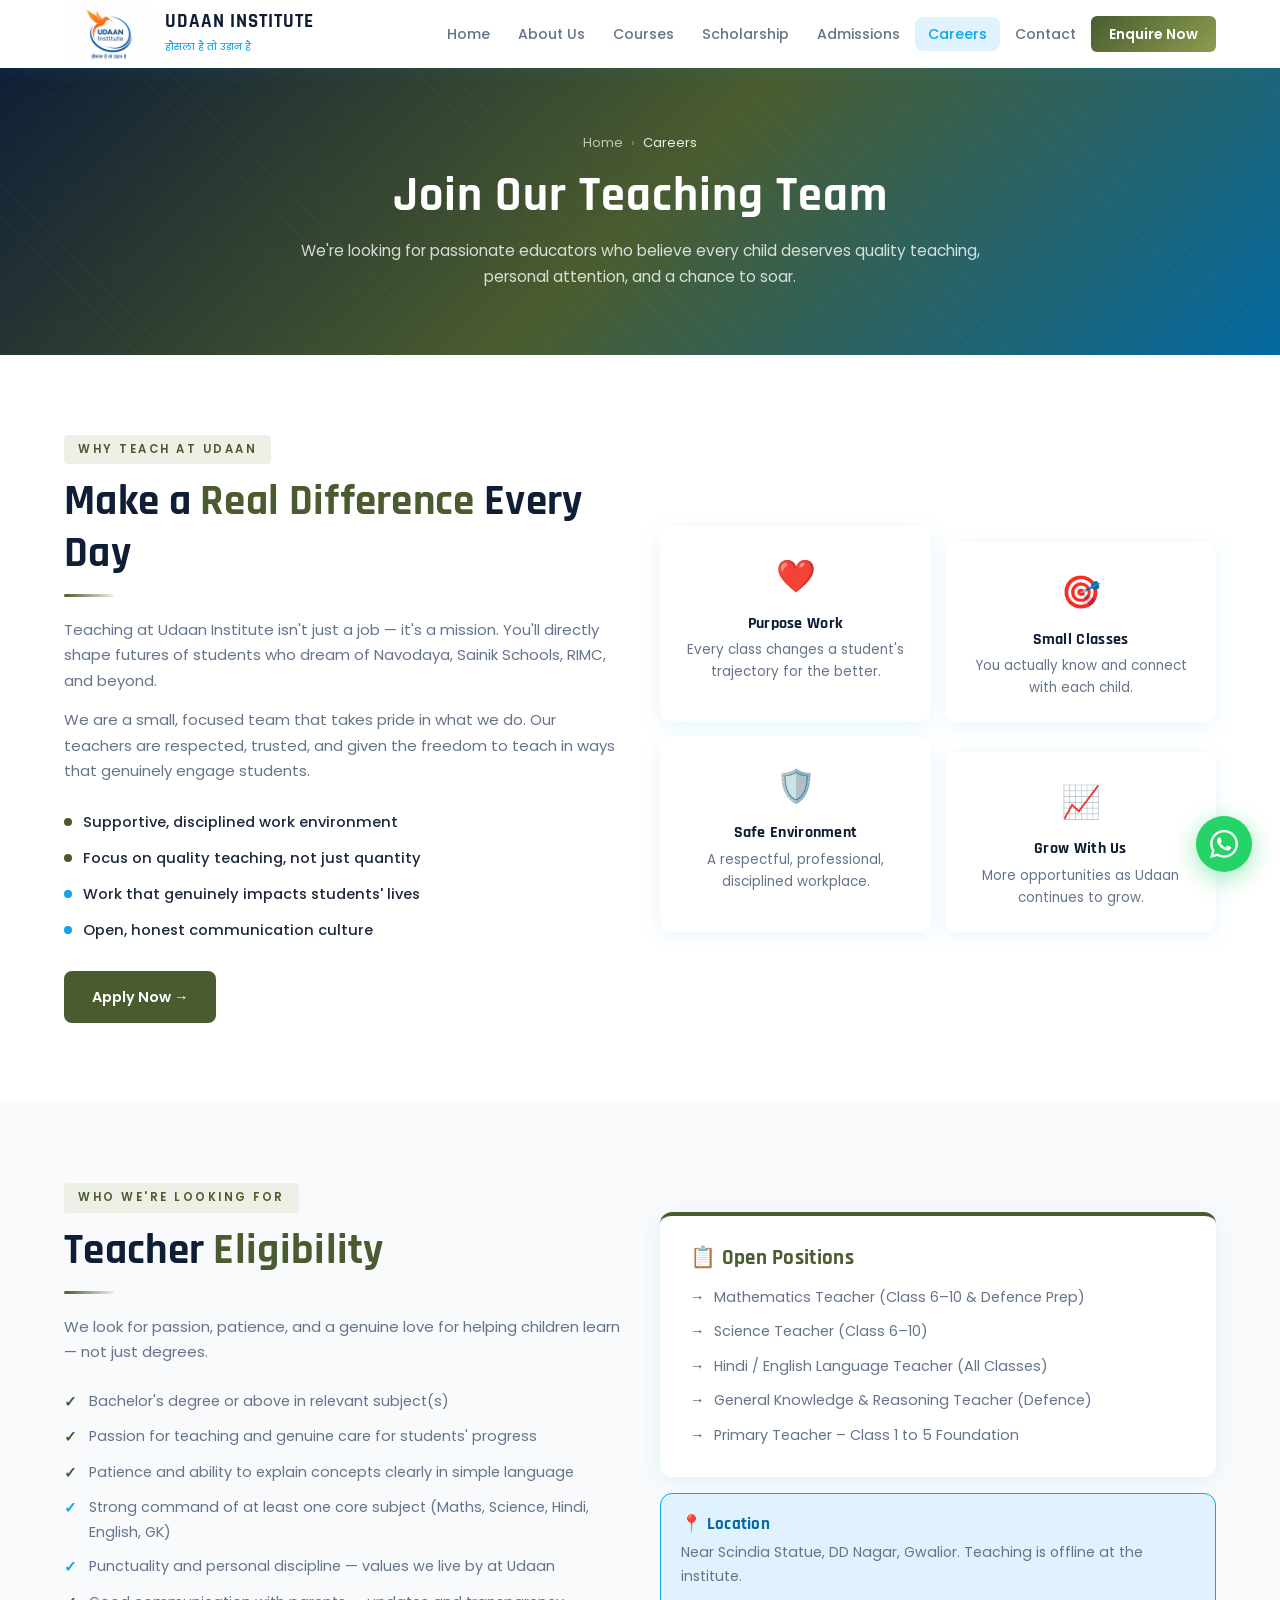
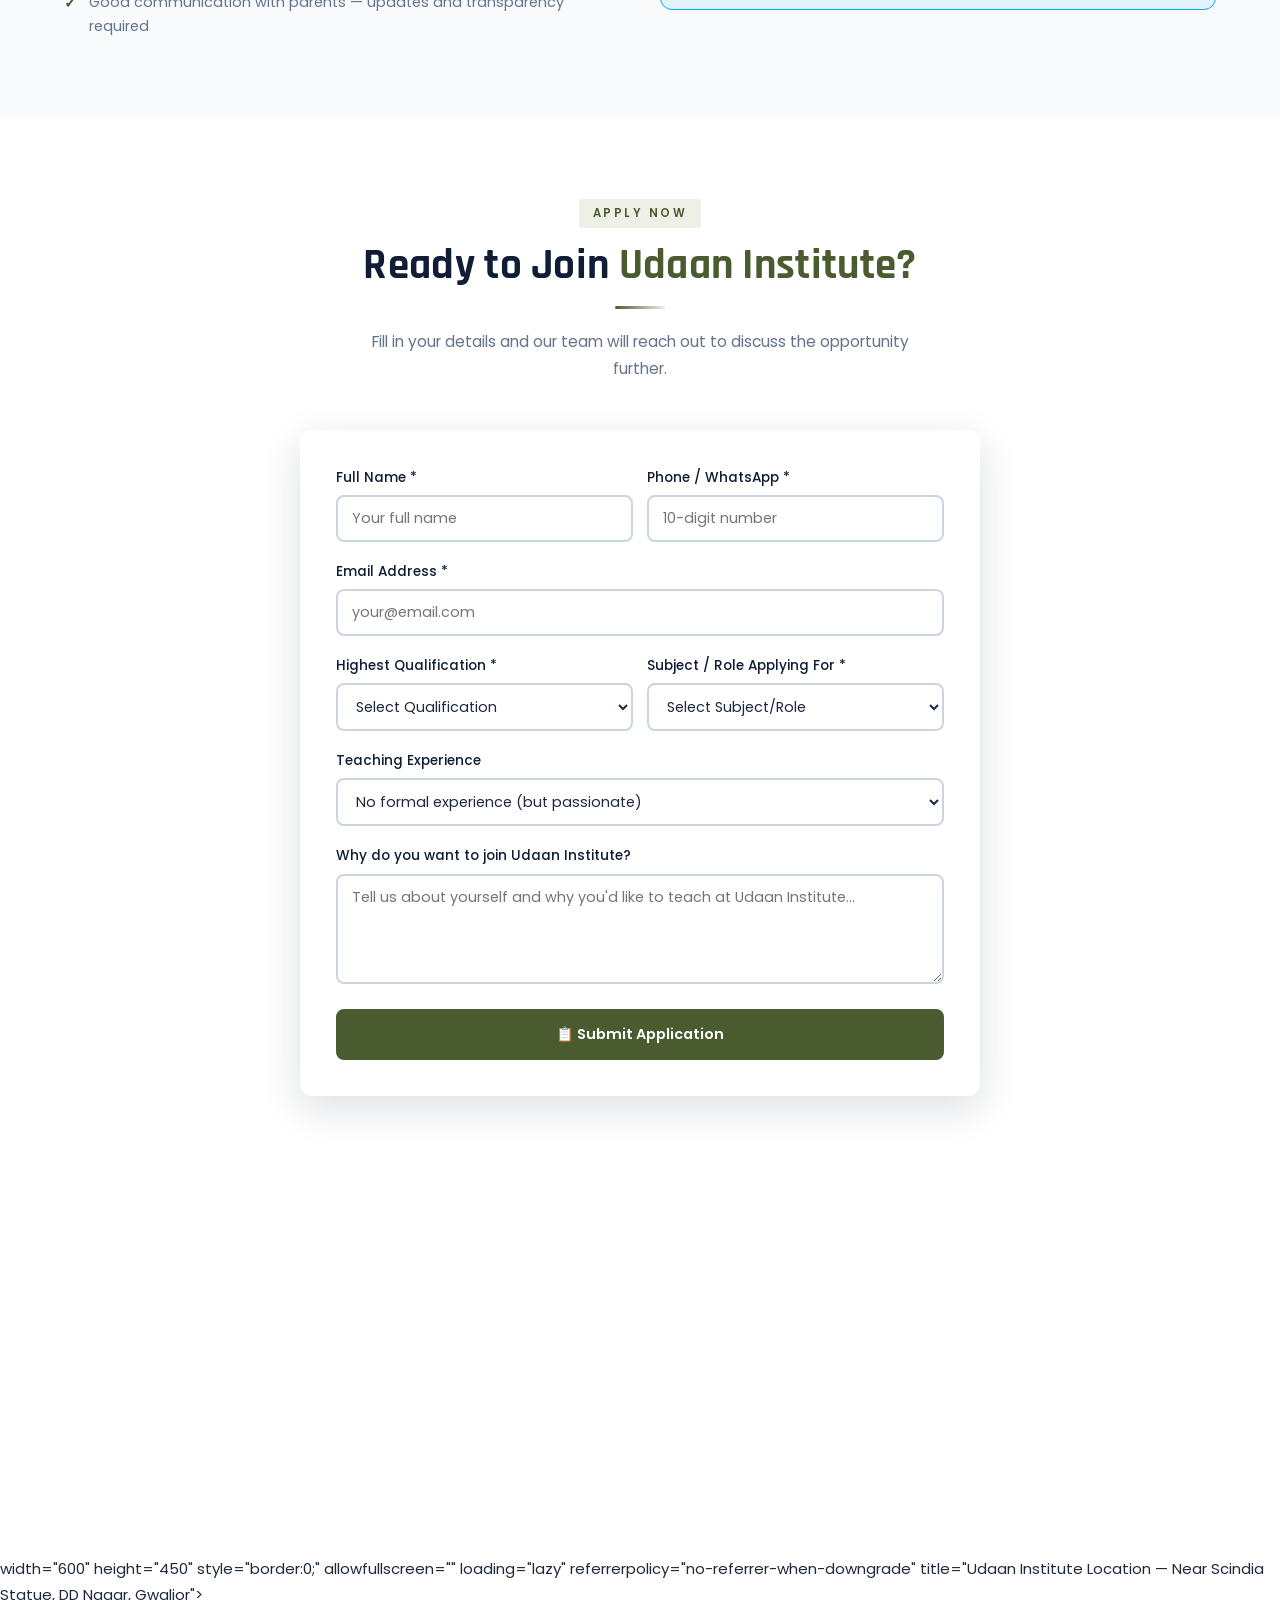
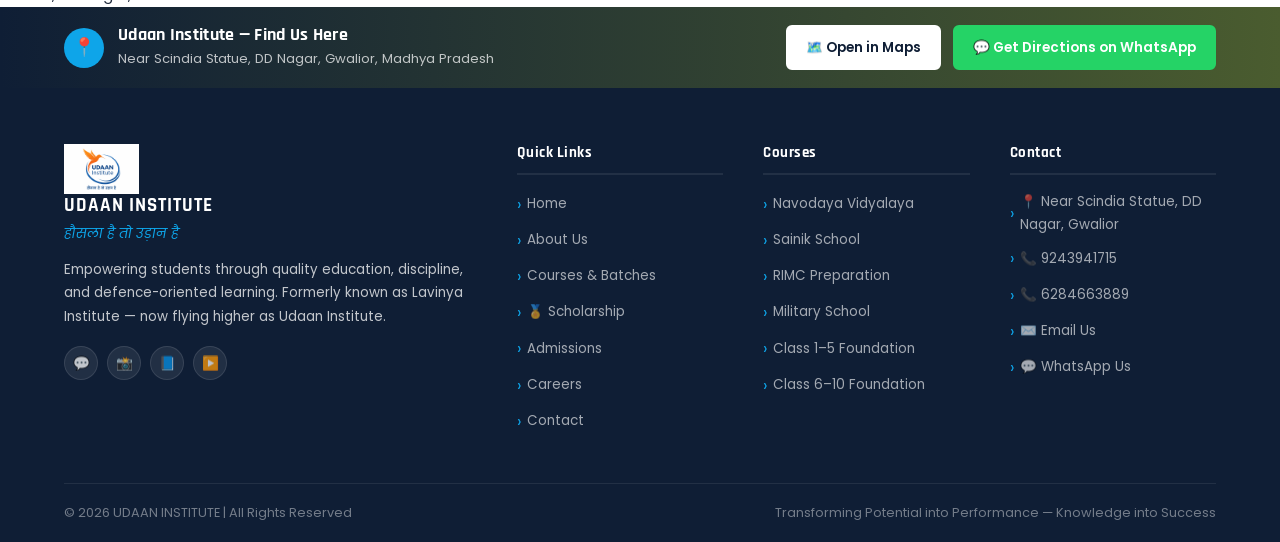
<file: careers.html>
<!DOCTYPE html>
<html lang="en">
<head>
  <meta charset="UTF-8" />
  <meta name="viewport" content="width=device-width, initial-scale=1.0" />
  <title>Careers – Join as a Teacher at Udaan Institute, Gwalior</title>
  <meta name="description" content="Join Udaan Institute as a teacher. Passionate educators for defence and school coaching in Gwalior." />
  <link rel="stylesheet" href="style.css" />
</head>
<body>
  <div id="navPlaceholder"></div>

  <div class="page-hero">
    <div class="page-hero-inner">
      <div class="breadcrumb"><a href="index.html">Home</a><span>›</span><span style="color:rgba(255,255,255,0.9);">Careers</span></div>
      <h1>Join Our Teaching Team</h1>
      <p>We're looking for passionate educators who believe every child deserves quality teaching, personal attention, and a chance to soar.</p>
    </div>
  </div>

  <!-- WHY JOIN -->
  <section style="background:var(--white);">
    <div class="section-inner">
      <div class="grid-2">
        <div>
          <div class="section-label def">Why Teach at Udaan</div>
          <h2 class="section-title">Make a <span class="def">Real Difference</span> Every Day</h2>
          <div class="divider def"></div>
          <p style="color:var(--grey-text); margin-bottom:14px;">Teaching at Udaan Institute isn't just a job — it's a mission. You'll directly shape futures of students who dream of Navodaya, Sainik Schools, RIMC, and beyond.</p>
          <p style="color:var(--grey-text); margin-bottom:26px;">We are a small, focused team that takes pride in what we do. Our teachers are respected, trusted, and given the freedom to teach in ways that genuinely engage students.</p>
          <div style="display:flex; flex-direction:column; gap:11px; margin-bottom:28px;">
            <div style="display:flex; gap:11px; align-items:center;"><div style="width:8px; height:8px; background:var(--defence); border-radius:50%; flex-shrink:0;"></div><span style="font-size:0.92rem; font-weight:500;">Supportive, disciplined work environment</span></div>
            <div style="display:flex; gap:11px; align-items:center;"><div style="width:8px; height:8px; background:var(--defence); border-radius:50%; flex-shrink:0;"></div><span style="font-size:0.92rem; font-weight:500;">Focus on quality teaching, not just quantity</span></div>
            <div style="display:flex; gap:11px; align-items:center;"><div style="width:8px; height:8px; background:var(--sky); border-radius:50%; flex-shrink:0;"></div><span style="font-size:0.92rem; font-weight:500;">Work that genuinely impacts students' lives</span></div>
            <div style="display:flex; gap:11px; align-items:center;"><div style="width:8px; height:8px; background:var(--sky); border-radius:50%; flex-shrink:0;"></div><span style="font-size:0.92rem; font-weight:500;">Open, honest communication culture</span></div>
          </div>
          <a href="#applySection" data-scroll="applySection" class="btn btn-defence">Apply Now →</a>
        </div>
        <div style="display:grid; grid-template-columns:1fr 1fr; gap:14px;">
          <div class="card" style="text-align:center; padding:22px 14px;"><div style="font-size:2rem; margin-bottom:10px;">❤️</div><h4 style="font-family:'Rajdhani',sans-serif; font-size:1rem; margin-bottom:6px;">Purpose Work</h4><p style="font-size:0.84rem;">Every class changes a student's trajectory for the better.</p></div>
          <div class="card" style="text-align:center; padding:22px 14px; margin-top:16px;"><div style="font-size:2rem; margin-bottom:10px;">🎯</div><h4 style="font-family:'Rajdhani',sans-serif; font-size:1rem; margin-bottom:6px;">Small Classes</h4><p style="font-size:0.84rem;">You actually know and connect with each child.</p></div>
          <div class="card" style="text-align:center; padding:22px 14px;"><div style="font-size:2rem; margin-bottom:10px;">🛡️</div><h4 style="font-family:'Rajdhani',sans-serif; font-size:1rem; margin-bottom:6px;">Safe Environment</h4><p style="font-size:0.84rem;">A respectful, professional, disciplined workplace.</p></div>
          <div class="card" style="text-align:center; padding:22px 14px; margin-top:16px;"><div style="font-size:2rem; margin-bottom:10px;">📈</div><h4 style="font-family:'Rajdhani',sans-serif; font-size:1rem; margin-bottom:6px;">Grow With Us</h4><p style="font-size:0.84rem;">More opportunities as Udaan continues to grow.</p></div>
        </div>
      </div>
    </div>
  </section>

  <!-- ELIGIBILITY -->
  <section style="background:var(--off-white);">
    <div class="section-inner">
      <div class="grid-2">
        <div>
          <div class="section-label def">Who We're Looking For</div>
          <h2 class="section-title">Teacher <span class="def">Eligibility</span></h2>
          <div class="divider def"></div>
          <p style="color:var(--grey-text); margin-bottom:24px;">We look for passion, patience, and a genuine love for helping children learn — not just degrees.</p>
          <div style="display:flex; flex-direction:column; gap:10px;">
            <div style="display:flex; gap:12px; align-items:flex-start;"><span style="color:var(--defence); font-weight:700; flex-shrink:0;">✓</span><span style="font-size:0.9rem; color:var(--grey-text);">Bachelor's degree or above in relevant subject(s)</span></div>
            <div style="display:flex; gap:12px; align-items:flex-start;"><span style="color:var(--defence); font-weight:700; flex-shrink:0;">✓</span><span style="font-size:0.9rem; color:var(--grey-text);">Passion for teaching and genuine care for students' progress</span></div>
            <div style="display:flex; gap:12px; align-items:flex-start;"><span style="color:var(--defence); font-weight:700; flex-shrink:0;">✓</span><span style="font-size:0.9rem; color:var(--grey-text);">Patience and ability to explain concepts clearly in simple language</span></div>
            <div style="display:flex; gap:12px; align-items:flex-start;"><span style="color:var(--sky); font-weight:700; flex-shrink:0;">✓</span><span style="font-size:0.9rem; color:var(--grey-text);">Strong command of at least one core subject (Maths, Science, Hindi, English, GK)</span></div>
            <div style="display:flex; gap:12px; align-items:flex-start;"><span style="color:var(--sky); font-weight:700; flex-shrink:0;">✓</span><span style="font-size:0.9rem; color:var(--grey-text);">Punctuality and personal discipline — values we live by at Udaan</span></div>
            <div style="display:flex; gap:12px; align-items:flex-start;"><span style="color:var(--defence); font-weight:700; flex-shrink:0;">✓</span><span style="font-size:0.9rem; color:var(--grey-text);">Good communication with parents — updates and transparency required</span></div>
          </div>
        </div>
        <div>
          <div class="vm-card def-card">
            <h3>📋 Open Positions</h3>
            <ul>
              <li>Mathematics Teacher (Class 6–10 & Defence Prep)</li>
              <li>Science Teacher (Class 6–10)</li>
              <li>Hindi / English Language Teacher (All Classes)</li>
              <li>General Knowledge & Reasoning Teacher (Defence)</li>
              <li>Primary Teacher – Class 1 to 5 Foundation</li>
            </ul>
          </div>
          <div style="margin-top:16px; background:var(--sky-light); border-radius:var(--radius); padding:20px; border:1.5px solid var(--sky);">
            <h4 style="color:var(--sky-dark); margin-bottom:7px; font-family:'Rajdhani',sans-serif; font-size:1.05rem;">📍 Location</h4>
            <p style="font-size:0.88rem; color:var(--grey-text);">Near Scindia Statue, DD Nagar, Gwalior. Teaching is offline at the institute.</p>
          </div>
        </div>
      </div>
    </div>
  </section>

  <!-- APPLICATION FORM -->
  <section id="applySection" style="background:var(--white);">
    <div class="section-inner">
      <div class="section-header center">
        <div class="section-label def">Apply Now</div>
        <h2 class="section-title">Ready to Join <span class="def">Udaan Institute?</span></h2>
        <div class="divider def center"></div>
        <p class="section-sub">Fill in your details and our team will reach out to discuss the opportunity further.</p>
      </div>
      <div style="max-width:680px; margin:0 auto;">
        <div class="enquiry-form">
          <form id="careerForm" novalidate>
            <div class="form-row">
              <div class="form-group"><label>Full Name *</label><input type="text" placeholder="Your full name" required /></div>
              <div class="form-group"><label>Phone / WhatsApp *</label><input type="tel" placeholder="10-digit number" required /></div>
            </div>
            <div class="form-group"><label>Email Address *</label><input type="email" placeholder="your@email.com" required /></div>
            <div class="form-row">
              <div class="form-group"><label>Highest Qualification *</label>
                <select required>
                  <option value="">Select Qualification</option>
                  <option>B.A.</option><option>B.Sc.</option><option>B.Com.</option><option>B.Ed.</option>
                  <option>M.A.</option><option>M.Sc.</option><option>Post Graduate</option><option>Other</option>
                </select>
              </div>
              <div class="form-group"><label>Subject / Role Applying For *</label>
                <select required>
                  <option value="">Select Subject/Role</option>
                  <option>Mathematics</option><option>Science</option><option>Hindi</option><option>English</option>
                  <option>GK / Reasoning</option><option>Primary Classes (1–5)</option><option>Defence Exam Coaching</option><option>Multiple Subjects</option>
                </select>
              </div>
            </div>
            <div class="form-group"><label>Teaching Experience</label>
              <select>
                <option>No formal experience (but passionate)</option>
                <option>Less than 1 year</option><option>1–2 years</option><option>2–5 years</option><option>5+ years</option>
              </select>
            </div>
            <div class="form-group"><label>Why do you want to join Udaan Institute?</label><textarea placeholder="Tell us about yourself and why you'd like to teach at Udaan Institute..."></textarea></div>
            <button type="submit" class="btn btn-defence" style="width:100%; justify-content:center; padding:13px;">📋 Submit Application</button>
          </form>
          <div class="success-msg" id="careerSuccess">✅ Thank you for applying! We'll get in touch with you soon.</div>
        </div>
      </div>
    </div>
  </section>

  <div id="footerPlaceholder"></div>
  <script src="main.js"></script>
  <script>
    document.getElementById('navPlaceholder').innerHTML = getNavHTML('careers.html');
    document.getElementById('footerPlaceholder').innerHTML = getFooterHTML();
  </script>
</body>
</html>
</file>
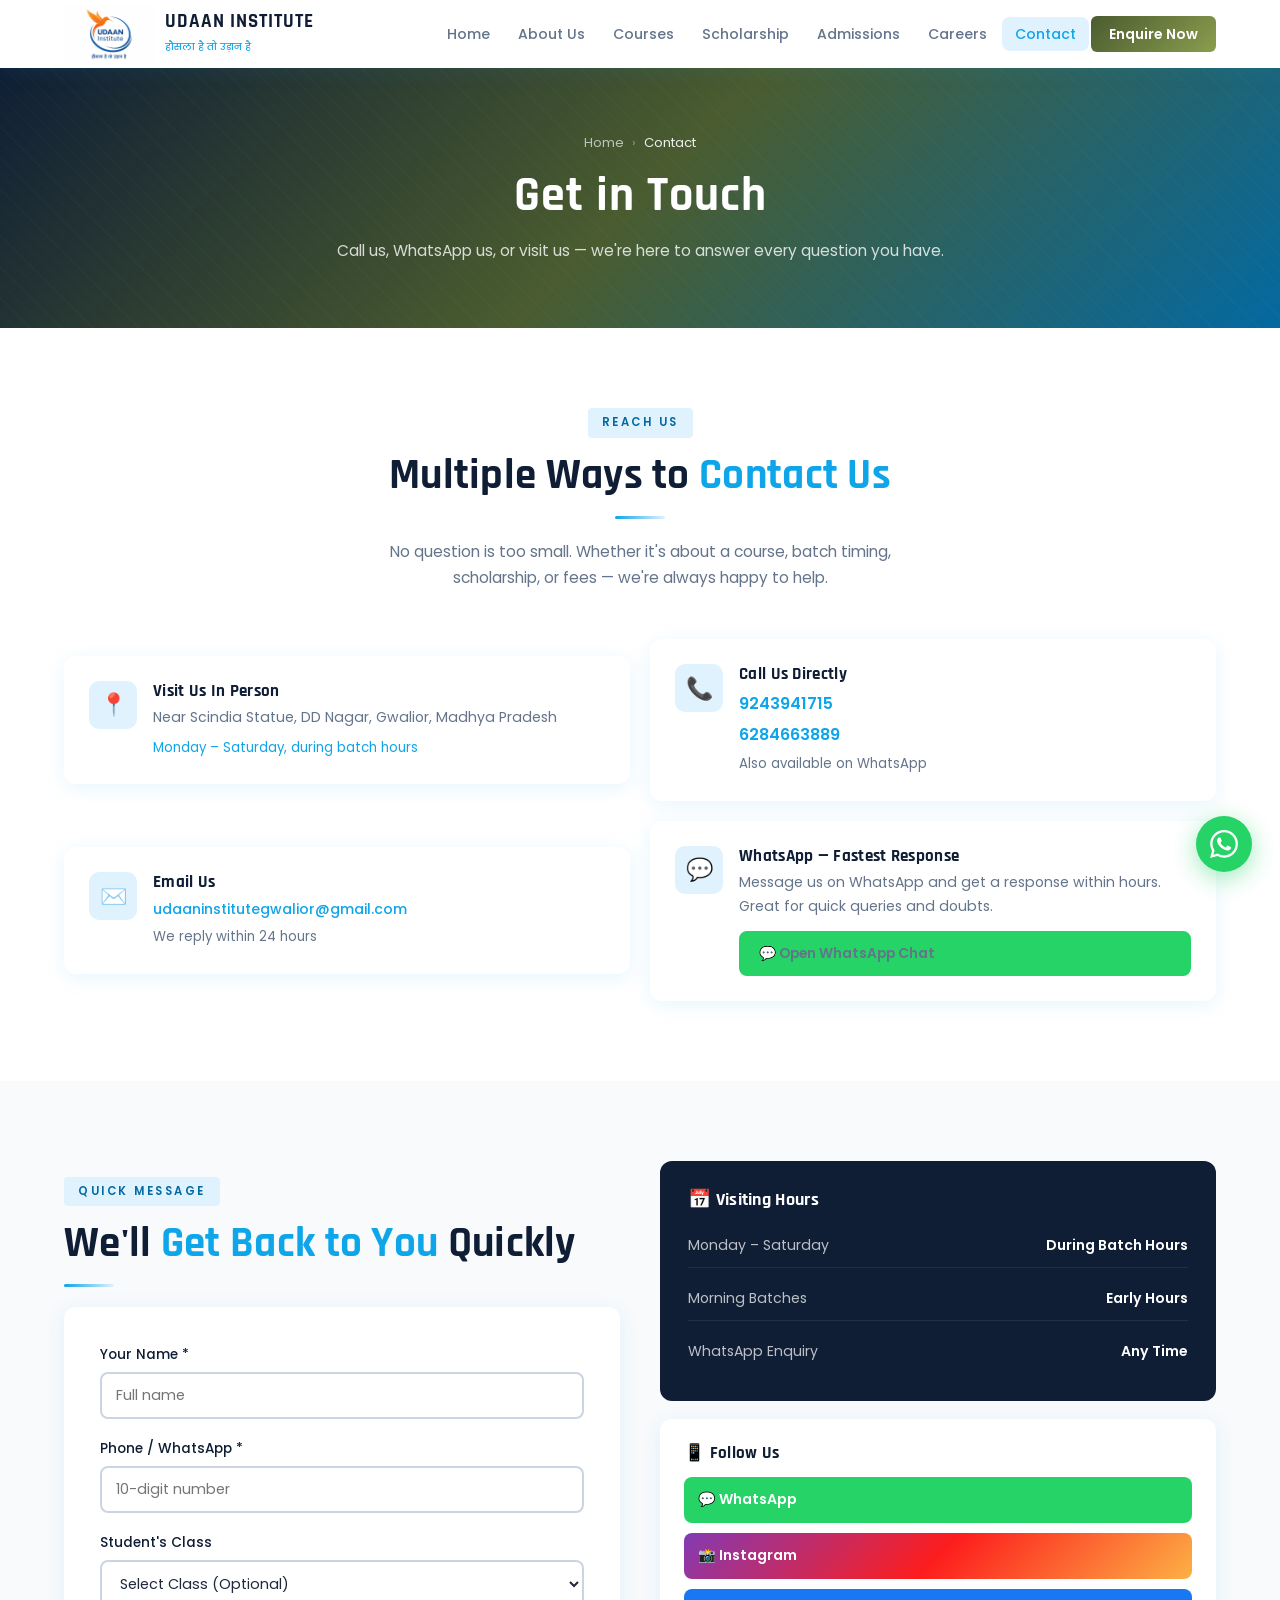
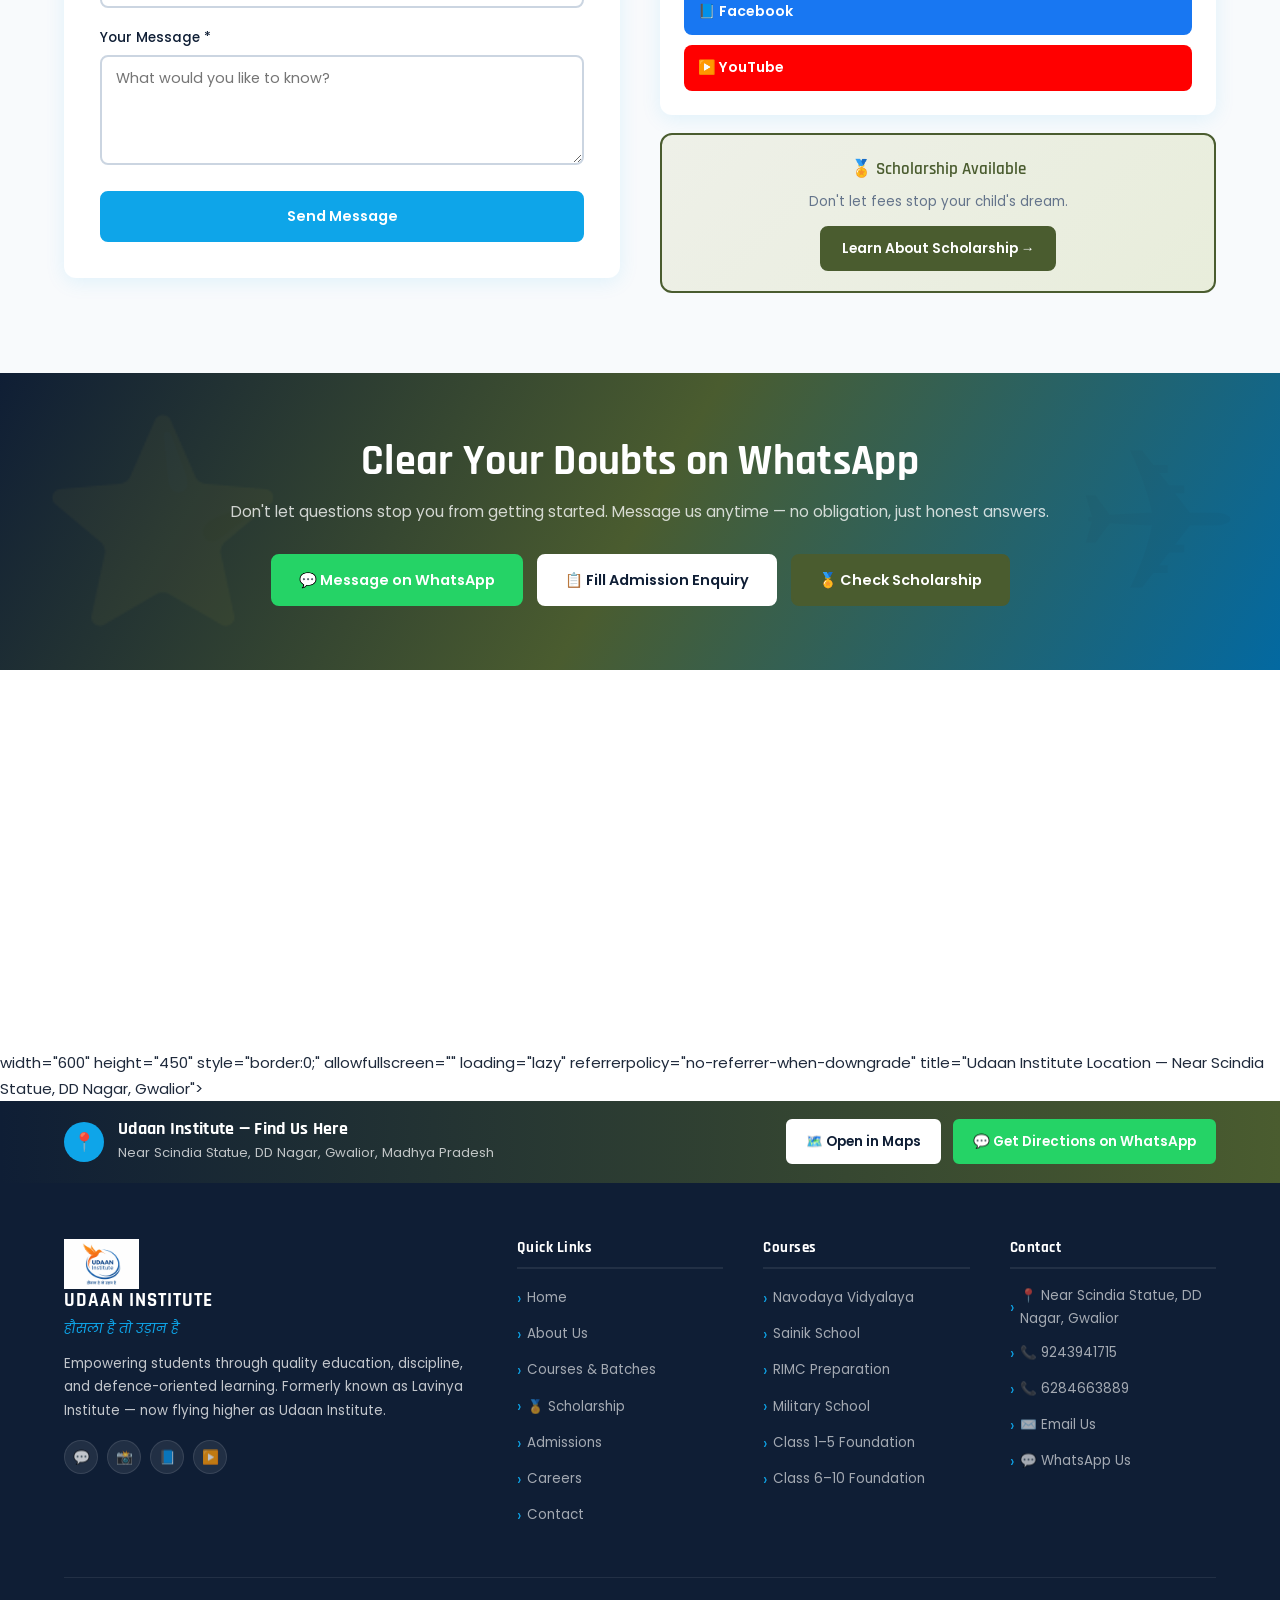
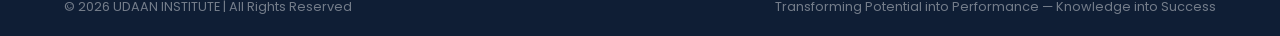
<file: contact.html>
<!DOCTYPE html>
<html lang="en">
<head>
  <meta charset="UTF-8" />
  <meta name="viewport" content="width=device-width, initial-scale=1.0" />
  <title>Contact Us – Udaan Institute | DD Nagar, Gwalior</title>
  <meta name="description" content="Contact Udaan Institute in DD Nagar, Gwalior. Call, WhatsApp, or email us for admission enquiries, course information, or directions." />
  <link rel="stylesheet" href="style.css" />
</head>
<body>
  <div id="navPlaceholder"></div>

  <div class="page-hero">
    <div class="page-hero-inner">
      <div class="breadcrumb"><a href="index.html">Home</a><span>›</span><span style="color:rgba(255,255,255,0.9);">Contact</span></div>
      <h1>Get in Touch</h1>
      <p>Call us, WhatsApp us, or visit us — we're here to answer every question you have.</p>
    </div>
  </div>

  <!-- CONTACT CARDS -->
  <section style="background:var(--white);">
    <div class="section-inner">
      <div class="section-header center">
        <div class="section-label">Reach Us</div>
        <h2 class="section-title">Multiple Ways to <span>Contact Us</span></h2>
        <div class="divider center"></div>
        <p class="section-sub">No question is too small. Whether it's about a course, batch timing, scholarship, or fees — we're always happy to help.</p>
      </div>
      <div class="grid-2" style="gap:20px;">
        <div class="contact-card">
          <div class="contact-card-icon">📍</div>
          <div>
            <h4>Visit Us In Person</h4>
            <p>Near Scindia Statue, DD Nagar, Gwalior, Madhya Pradesh</p>
            <p style="margin-top:7px; font-size:0.83rem; color:var(--sky);">Monday – Saturday, during batch hours</p>
          </div>
        </div>
        <div class="contact-card">
          <div class="contact-card-icon">📞</div>
          <div>
            <h4>Call Us Directly</h4>
            <a href="tel:9465172269" style="font-weight:600; color:var(--sky); font-size:1rem;">9243941715</a>
            <a href="tel:6284663889" style="font-weight:600; color:var(--sky); font-size:1rem; margin-top:4px;">6284663889</a>
            <p style="font-size:0.83rem; margin-top:5px;">Also available on WhatsApp</p>
          </div>
        </div>
        <div class="contact-card">
          <div class="contact-card-icon">✉️</div>
          <div>
            <h4>Email Us</h4>
            <a href="mailto:udaaninstitutegwalior@gmail.com" style="color:var(--sky); font-weight:500; word-break:break-all; font-size:0.88rem;">udaaninstitutegwalior@gmail.com</a>
            <p style="font-size:0.83rem; margin-top:5px;">We reply within 24 hours</p>
          </div>
        </div>
        <div class="contact-card">
          <div class="contact-card-icon">💬</div>
          <div>
            <h4>WhatsApp — Fastest Response</h4>
            <p style="margin-bottom:12px; font-size:0.88rem;">Message us on WhatsApp and get a response within hours. Great for quick queries and doubts.</p>
            <a href="https://wa.me/916284663889?text=Hello%20Udaan%20Institute%2C%20I%20want%20information%20about%20classes." target="_blank" class="btn btn-whatsapp" style="padding:9px 18px; font-size:0.86rem;">💬 Open WhatsApp Chat</a>
          </div>
        </div>
      </div>
    </div>
  </section>

  <!-- FORM + INFO -->
  <section style="background:var(--off-white);">
    <div class="section-inner">
      <div class="grid-2">
        <div>
          <div class="section-label" style="margin-bottom:12px;">Quick Message</div>
          <h2 class="section-title">We'll <span>Get Back to You</span> Quickly</h2>
          <div class="divider"></div>
          <div class="enquiry-form" style="margin-top:0; box-shadow:var(--shadow);">
            <form id="enquiryForm" novalidate>
              <div class="form-group"><label>Your Name *</label><input type="text" placeholder="Full name" required /></div>
              <div class="form-group"><label>Phone / WhatsApp *</label><input type="tel" placeholder="10-digit number" required /></div>
              <div class="form-group"><label>Student's Class</label>
                <select>
                  <option value="">Select Class (Optional)</option>
                  <option>Class 1st</option><option>Class 2nd</option><option>Class 3rd</option><option>Class 4th</option><option>Class 5th</option>
                  <option>Class 6th</option><option>Class 7th</option><option>Class 8th</option><option>Class 9th</option><option>Class 10th</option>
                </select>
              </div>
              <div class="form-group"><label>Your Message *</label><textarea placeholder="What would you like to know?" required></textarea></div>
              <button type="submit" class="btn btn-primary" style="width:100%; justify-content:center; padding:13px;">Send Message</button>
            </form>
            <div class="success-msg" id="formSuccess">✅ Message received! We'll call or WhatsApp you back soon.</div>
          </div>
        </div>
        <div style="display:flex; flex-direction:column; gap:18px;">
          <div style="background:var(--navy); border-radius:var(--radius); padding:28px; color:white;">
            <h3 style="color:white; margin-bottom:14px; font-family:'Rajdhani',sans-serif; font-size:1.15rem;">📅 Visiting Hours</h3>
            <div style="display:flex; flex-direction:column; gap:10px;">
              <div style="display:flex; justify-content:space-between; padding:9px 0; border-bottom:1px solid rgba(255,255,255,0.08);"><span style="color:rgba(255,255,255,0.72); font-size:0.88rem;">Monday – Saturday</span><span style="color:white; font-weight:600; font-size:0.88rem;">During Batch Hours</span></div>
              <div style="display:flex; justify-content:space-between; padding:9px 0; border-bottom:1px solid rgba(255,255,255,0.08);"><span style="color:rgba(255,255,255,0.72); font-size:0.88rem;">Morning Batches</span><span style="color:white; font-weight:600; font-size:0.88rem;">Early Hours</span></div>
              <div style="display:flex; justify-content:space-between; padding:9px 0;"><span style="color:rgba(255,255,255,0.72); font-size:0.88rem;">WhatsApp Enquiry</span><span style="color:white; font-weight:600; font-size:0.88rem;">Any Time</span></div>
            </div>
          </div>
          <div style="background:var(--white); border-radius:var(--radius); padding:24px; box-shadow:var(--shadow);">
            <h3 style="font-size:1.05rem; margin-bottom:14px; font-family:'Rajdhani',sans-serif;">📱 Follow Us</h3>
            <div style="display:flex; flex-direction:column; gap:10px;">
              <a href="https://wa.me/916284663889?text=Hello%20Udaan%20Institute%2C%20I%20want%20information%20about%20classes." target="_blank" style="display:flex; align-items:center; gap:12px; padding:11px 14px; background:#25D366; border-radius:var(--radius-sm); color:white; font-weight:600; font-size:0.88rem;">💬 WhatsApp</a>
              <a href="#" style="display:flex; align-items:center; gap:12px; padding:11px 14px; background:linear-gradient(135deg,#833AB4,#FD1D1D,#FCB045); border-radius:var(--radius-sm); color:white; font-weight:600; font-size:0.88rem;">📸 Instagram</a>
              <a href="#" style="display:flex; align-items:center; gap:12px; padding:11px 14px; background:#1877F2; border-radius:var(--radius-sm); color:white; font-weight:600; font-size:0.88rem;">📘 Facebook</a>
              <a href="#" style="display:flex; align-items:center; gap:12px; padding:11px 14px; background:#FF0000; border-radius:var(--radius-sm); color:white; font-weight:600; font-size:0.88rem;">▶️ YouTube</a>
            </div>
          </div>
          <div style="background:linear-gradient(135deg,var(--defence-dim),#E8EDDB); border:2px solid var(--defence); border-radius:var(--radius); padding:20px; text-align:center;">
            <p style="font-weight:600; color:var(--defence); margin-bottom:8px; font-family:'Rajdhani',sans-serif; font-size:1.05rem;">🏅 Scholarship Available</p>
            <p style="font-size:0.84rem; color:var(--grey-text); margin-bottom:12px;">Don't let fees stop your child's dream.</p>
            <a href="scholarship.html" class="btn btn-defence" style="padding:9px 20px; font-size:0.86rem;">Learn About Scholarship →</a>
          </div>
        </div>
      </div>
    </div>
  </section>

  <div class="cta-banner">
    <div class="cta-inner">
      <h2>Clear Your Doubts on WhatsApp</h2>
      <p>Don't let questions stop you from getting started. Message us anytime — no obligation, just honest answers.</p>
      <div class="cta-btns">
        <a href="https://wa.me/916284663889?text=Hello%20Udaan%20Institute%2C%20I%20want%20information%20about%20classes." target="_blank" class="btn btn-whatsapp">💬 Message on WhatsApp</a>
        <a href="admissions.html" class="btn btn-white">📋 Fill Admission Enquiry</a>
        <a href="scholarship.html" class="btn btn-defence">🏅 Check Scholarship</a>
      </div>
    </div>
  </div>

  <div id="footerPlaceholder"></div>
  <script src="main.js"></script>
  <script>
    document.getElementById('navPlaceholder').innerHTML = getNavHTML('contact.html');
    document.getElementById('footerPlaceholder').innerHTML = getFooterHTML();
  </script>
</body>
</html>
</file>
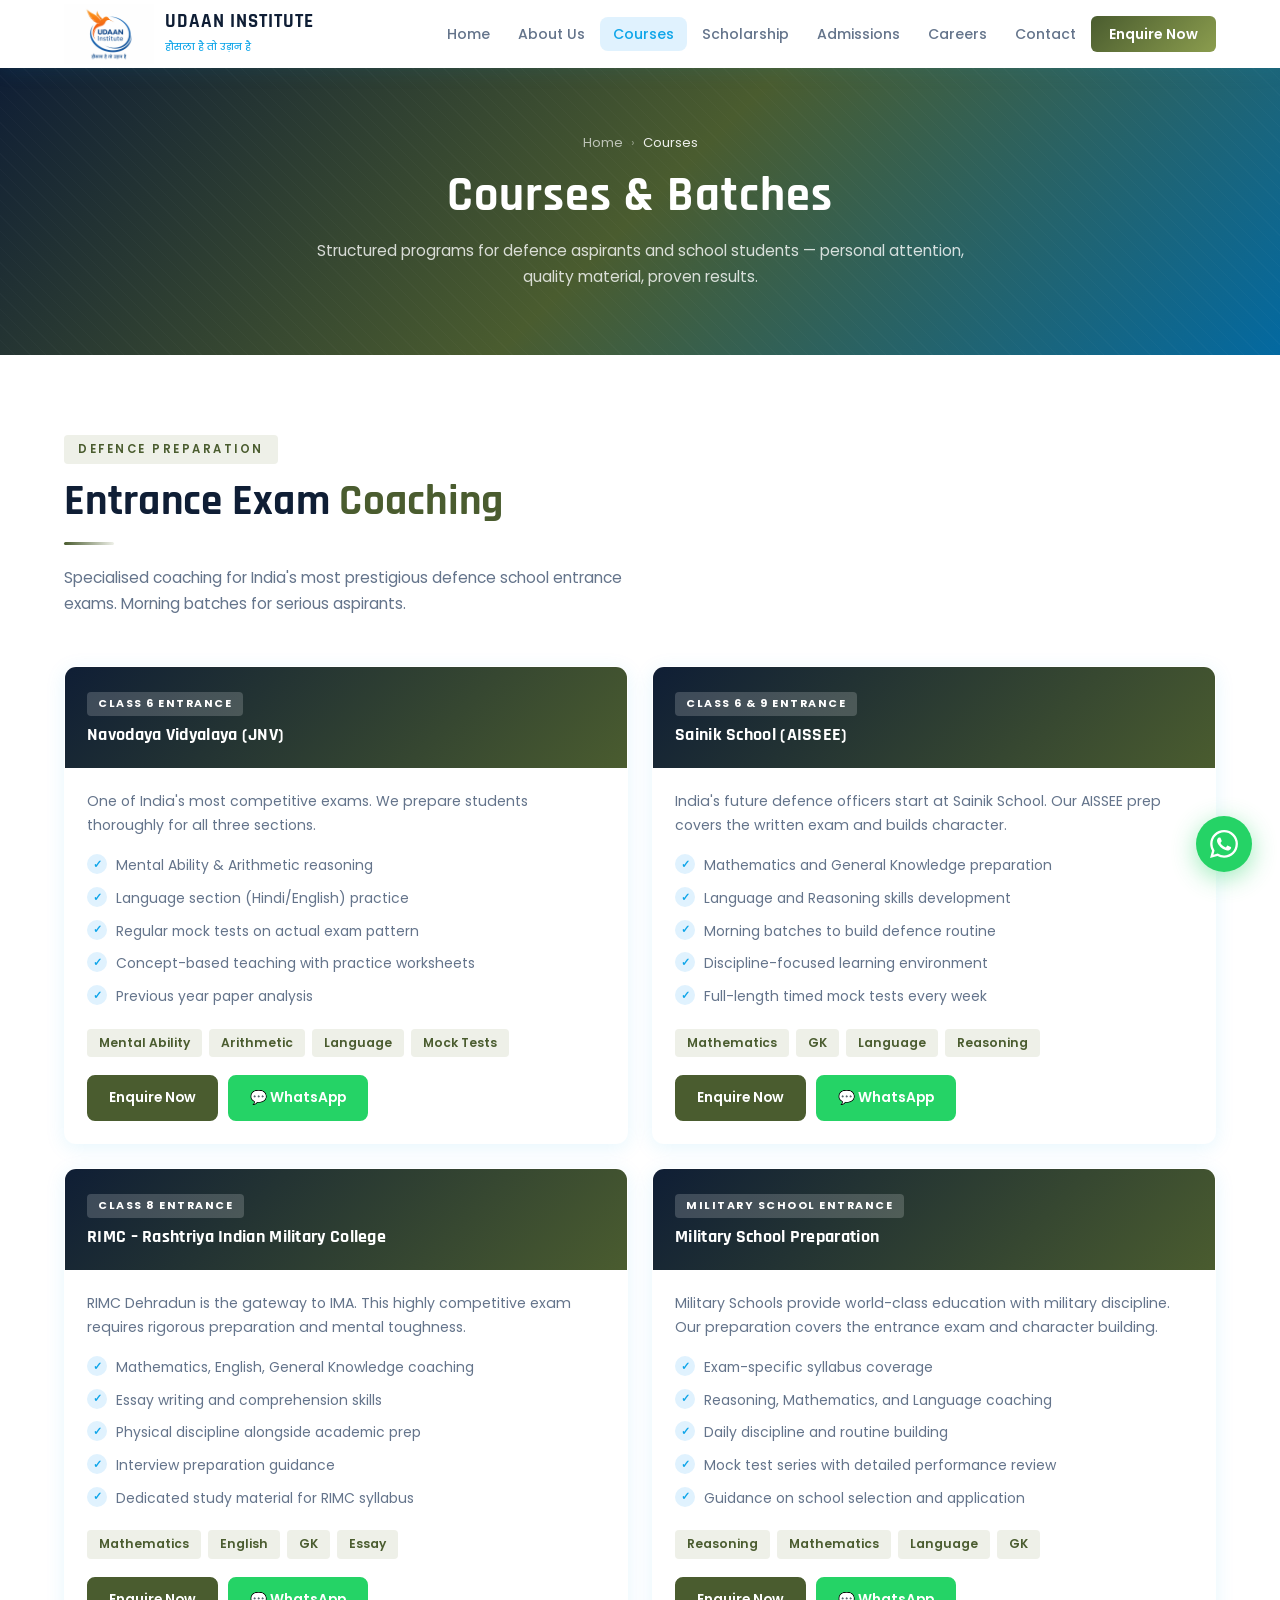
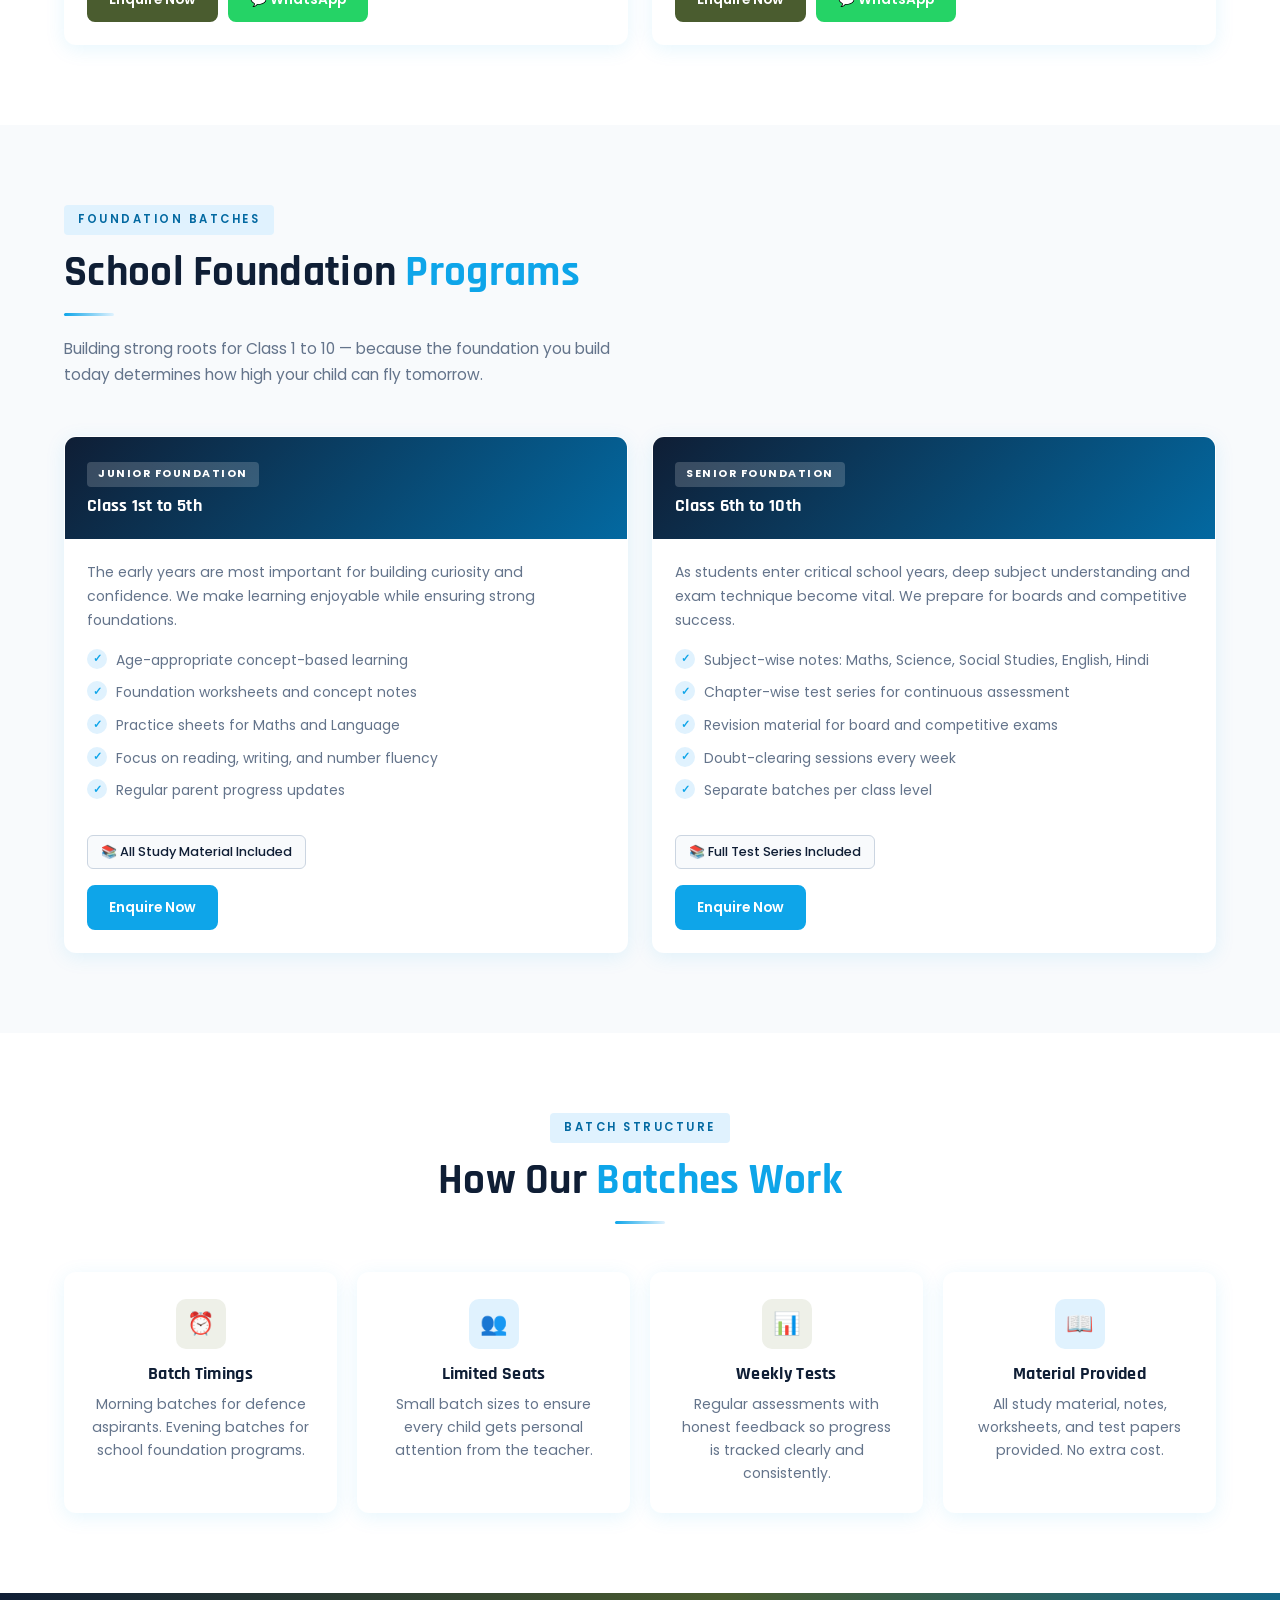
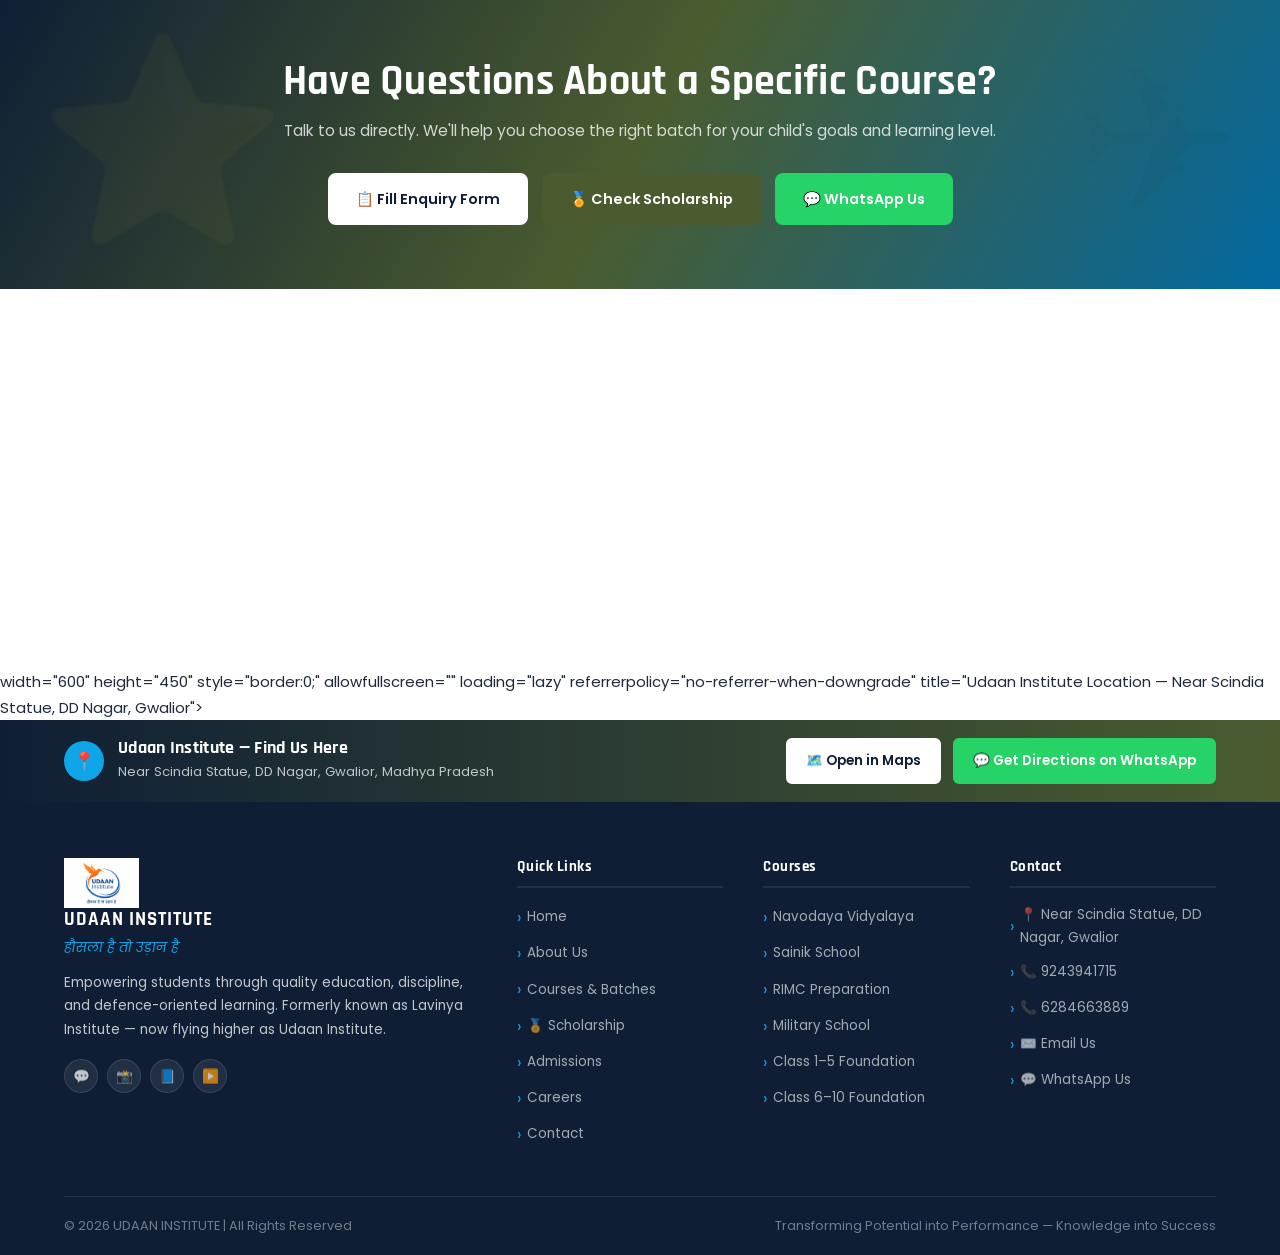
<file: courses.html>
<!DOCTYPE html>
<html lang="en">
<head>
  <meta charset="UTF-8" />
  <meta name="viewport" content="width=device-width, initial-scale=1.0" />
  <title>Courses & Batches – Udaan Institute | Navodaya, Sainik School, RIMC, Class 1-10</title>
  <meta name="description" content="Udaan Institute offers expert coaching for Navodaya, Sainik School, RIMC, Military School and foundation courses for Class 1-10 in Gwalior." />
  <link rel="stylesheet" href="style.css" />
</head>
<body>
  <div id="navPlaceholder"></div>

  <div class="page-hero">
    <div class="page-hero-inner">
      <div class="breadcrumb"><a href="index.html">Home</a><span>›</span><span style="color:rgba(255,255,255,0.9);">Courses</span></div>
      <h1>Courses & Batches</h1>
      <p>Structured programs for defence aspirants and school students — personal attention, quality material, proven results.</p>
    </div>
  </div>

  <!-- DEFENCE COURSES -->
  <section style="background:var(--white);">
    <div class="section-inner">
      <div class="section-header">
        <div class="section-label def">Defence Preparation</div>
        <h2 class="section-title">Entrance Exam <span class="def">Coaching</span></h2>
        <div class="divider def"></div>
        <p class="section-sub">Specialised coaching for India's most prestigious defence school entrance exams. Morning batches for serious aspirants.</p>
      </div>
      <div class="grid-2" style="gap:24px;">

        <div class="course-card">
          <div class="course-card-header def-header">
            <div class="course-tag">Class 6 Entrance</div>
            <h3>Navodaya Vidyalaya (JNV)</h3>
          </div>
          <div class="course-card-body">
            <p style="font-size:0.88rem; color:var(--grey-text); margin-bottom:16px;">One of India's most competitive exams. We prepare students thoroughly for all three sections.</p>
            <ul class="course-features">
              <li>Mental Ability & Arithmetic reasoning</li>
              <li>Language section (Hindi/English) practice</li>
              <li>Regular mock tests on actual exam pattern</li>
              <li>Concept-based teaching with practice worksheets</li>
              <li>Previous year paper analysis</li>
            </ul>
            <div class="subjects-grid"><span class="subject-tag def">Mental Ability</span><span class="subject-tag def">Arithmetic</span><span class="subject-tag def">Language</span><span class="subject-tag def">Mock Tests</span></div>
            <div style="margin-top:18px; display:flex; gap:10px; flex-wrap:wrap;">
              <a href="admissions.html" class="btn btn-defence" style="padding:9px 20px; font-size:0.86rem;">Enquire Now</a>
              <a href="https://wa.me/916284663889?text=Hello%20Udaan%20Institute%2C%20I%20want%20info%20about%20Navodaya%20coaching." target="_blank" class="btn btn-whatsapp" style="padding:9px 20px; font-size:0.86rem;">💬 WhatsApp</a>
            </div>
          </div>
        </div>

        <div class="course-card">
          <div class="course-card-header def-header">
            <div class="course-tag">Class 6 & 9 Entrance</div>
            <h3>Sainik School (AISSEE)</h3>
          </div>
          <div class="course-card-body">
            <p style="font-size:0.88rem; color:var(--grey-text); margin-bottom:16px;">India's future defence officers start at Sainik School. Our AISSEE prep covers the written exam and builds character.</p>
            <ul class="course-features">
              <li>Mathematics and General Knowledge preparation</li>
              <li>Language and Reasoning skills development</li>
              <li>Morning batches to build defence routine</li>
              <li>Discipline-focused learning environment</li>
              <li>Full-length timed mock tests every week</li>
            </ul>
            <div class="subjects-grid"><span class="subject-tag def">Mathematics</span><span class="subject-tag def">GK</span><span class="subject-tag def">Language</span><span class="subject-tag def">Reasoning</span></div>
            <div style="margin-top:18px; display:flex; gap:10px; flex-wrap:wrap;">
              <a href="admissions.html" class="btn btn-defence" style="padding:9px 20px; font-size:0.86rem;">Enquire Now</a>
              <a href="https://wa.me/916284663889?text=Hello%20Udaan%20Institute%2C%20I%20want%20info%20about%20Sainik%20School%20coaching." target="_blank" class="btn btn-whatsapp" style="padding:9px 20px; font-size:0.86rem;">💬 WhatsApp</a>
            </div>
          </div>
        </div>

        <div class="course-card">
          <div class="course-card-header def-header">
            <div class="course-tag">Class 8 Entrance</div>
            <h3>RIMC – Rashtriya Indian Military College</h3>
          </div>
          <div class="course-card-body">
            <p style="font-size:0.88rem; color:var(--grey-text); margin-bottom:16px;">RIMC Dehradun is the gateway to IMA. This highly competitive exam requires rigorous preparation and mental toughness.</p>
            <ul class="course-features">
              <li>Mathematics, English, General Knowledge coaching</li>
              <li>Essay writing and comprehension skills</li>
              <li>Physical discipline alongside academic prep</li>
              <li>Interview preparation guidance</li>
              <li>Dedicated study material for RIMC syllabus</li>
            </ul>
            <div class="subjects-grid"><span class="subject-tag def">Mathematics</span><span class="subject-tag def">English</span><span class="subject-tag def">GK</span><span class="subject-tag def">Essay</span></div>
            <div style="margin-top:18px; display:flex; gap:10px; flex-wrap:wrap;">
              <a href="admissions.html" class="btn btn-defence" style="padding:9px 20px; font-size:0.86rem;">Enquire Now</a>
              <a href="https://wa.me/916284663889?text=Hello%20Udaan%20Institute%2C%20I%20want%20info%20about%20RIMC%20coaching." target="_blank" class="btn btn-whatsapp" style="padding:9px 20px; font-size:0.86rem;">💬 WhatsApp</a>
            </div>
          </div>
        </div>

        <div class="course-card">
          <div class="course-card-header def-header">
            <div class="course-tag">Military School Entrance</div>
            <h3>Military School Preparation</h3>
          </div>
          <div class="course-card-body">
            <p style="font-size:0.88rem; color:var(--grey-text); margin-bottom:16px;">Military Schools provide world-class education with military discipline. Our preparation covers the entrance exam and character building.</p>
            <ul class="course-features">
              <li>Exam-specific syllabus coverage</li>
              <li>Reasoning, Mathematics, and Language coaching</li>
              <li>Daily discipline and routine building</li>
              <li>Mock test series with detailed performance review</li>
              <li>Guidance on school selection and application</li>
            </ul>
            <div class="subjects-grid"><span class="subject-tag def">Reasoning</span><span class="subject-tag def">Mathematics</span><span class="subject-tag def">Language</span><span class="subject-tag def">GK</span></div>
            <div style="margin-top:18px; display:flex; gap:10px; flex-wrap:wrap;">
              <a href="admissions.html" class="btn btn-defence" style="padding:9px 20px; font-size:0.86rem;">Enquire Now</a>
              <a href="https://wa.me/916284663889?text=Hello%20Udaan%20Institute%2C%20I%20want%20info%20about%20Military%20School%20coaching." target="_blank" class="btn btn-whatsapp" style="padding:9px 20px; font-size:0.86rem;">💬 WhatsApp</a>
            </div>
          </div>
        </div>
      </div>
    </div>
  </section>

  <!-- FOUNDATION -->
  <section style="background:var(--off-white);">
    <div class="section-inner">
      <div class="section-header">
        <div class="section-label">Foundation Batches</div>
        <h2 class="section-title">School Foundation <span>Programs</span></h2>
        <div class="divider"></div>
        <p class="section-sub">Building strong roots for Class 1 to 10 — because the foundation you build today determines how high your child can fly tomorrow.</p>
      </div>
      <div class="grid-2" style="gap:24px;">

        <div class="course-card">
          <div class="course-card-header">
            <div class="course-tag">Junior Foundation</div>
            <h3>Class 1st to 5th</h3>
          </div>
          <div class="course-card-body">
            <p style="font-size:0.88rem; color:var(--grey-text); margin-bottom:16px;">The early years are most important for building curiosity and confidence. We make learning enjoyable while ensuring strong foundations.</p>
            <ul class="course-features">
              <li>Age-appropriate concept-based learning</li>
              <li>Foundation worksheets and concept notes</li>
              <li>Practice sheets for Maths and Language</li>
              <li>Focus on reading, writing, and number fluency</li>
              <li>Regular parent progress updates</li>
            </ul>
            <span class="info-badge" style="margin-top:12px;">📚 All Study Material Included</span>
            <div style="margin-top:16px;"><a href="admissions.html" class="btn btn-primary" style="padding:9px 20px; font-size:0.86rem;">Enquire Now</a></div>
          </div>
        </div>

        <div class="course-card">
          <div class="course-card-header">
            <div class="course-tag">Senior Foundation</div>
            <h3>Class 6th to 10th</h3>
          </div>
          <div class="course-card-body">
            <p style="font-size:0.88rem; color:var(--grey-text); margin-bottom:16px;">As students enter critical school years, deep subject understanding and exam technique become vital. We prepare for boards and competitive success.</p>
            <ul class="course-features">
              <li>Subject-wise notes: Maths, Science, Social Studies, English, Hindi</li>
              <li>Chapter-wise test series for continuous assessment</li>
              <li>Revision material for board and competitive exams</li>
              <li>Doubt-clearing sessions every week</li>
              <li>Separate batches per class level</li>
            </ul>
            <span class="info-badge" style="margin-top:12px;">📚 Full Test Series Included</span>
            <div style="margin-top:16px;"><a href="admissions.html" class="btn btn-primary" style="padding:9px 20px; font-size:0.86rem;">Enquire Now</a></div>
          </div>
        </div>
      </div>
    </div>
  </section>

  <!-- BATCH INFO -->
  <section style="background:var(--white);">
    <div class="section-inner">
      <div class="section-header center">
        <div class="section-label">Batch Structure</div>
        <h2 class="section-title">How Our <span>Batches Work</span></h2>
        <div class="divider center"></div>
      </div>
      <div class="grid-4">
        <div class="card" style="text-align:center;"><div class="card-icon def" style="margin:0 auto 14px;">⏰</div><h3>Batch Timings</h3><p>Morning batches for defence aspirants. Evening batches for school foundation programs.</p></div>
        <div class="card" style="text-align:center;"><div class="card-icon" style="margin:0 auto 14px;">👥</div><h3>Limited Seats</h3><p>Small batch sizes to ensure every child gets personal attention from the teacher.</p></div>
        <div class="card" style="text-align:center;"><div class="card-icon def" style="margin:0 auto 14px;">📊</div><h3>Weekly Tests</h3><p>Regular assessments with honest feedback so progress is tracked clearly and consistently.</p></div>
        <div class="card" style="text-align:center;"><div class="card-icon" style="margin:0 auto 14px;">📖</div><h3>Material Provided</h3><p>All study material, notes, worksheets, and test papers provided. No extra cost.</p></div>
      </div>
    </div>
  </section>

  <div class="cta-banner">
    <div class="cta-inner">
      <h2>Have Questions About a Specific Course?</h2>
      <p>Talk to us directly. We'll help you choose the right batch for your child's goals and learning level.</p>
      <div class="cta-btns">
        <a href="admissions.html" class="btn btn-white">📋 Fill Enquiry Form</a>
        <a href="scholarship.html" class="btn btn-defence">🏅 Check Scholarship</a>
        <a href="https://wa.me/916284663889?text=Hello%20Udaan%20Institute%2C%20I%20want%20information%20about%20classes." target="_blank" class="btn btn-whatsapp">💬 WhatsApp Us</a>
      </div>
    </div>
  </div>

  <div id="footerPlaceholder"></div>
  <script src="main.js"></script>
  <script>
    document.getElementById('navPlaceholder').innerHTML = getNavHTML('courses.html');
    document.getElementById('footerPlaceholder').innerHTML = getFooterHTML();
  </script>
</body>
</html>
</file>
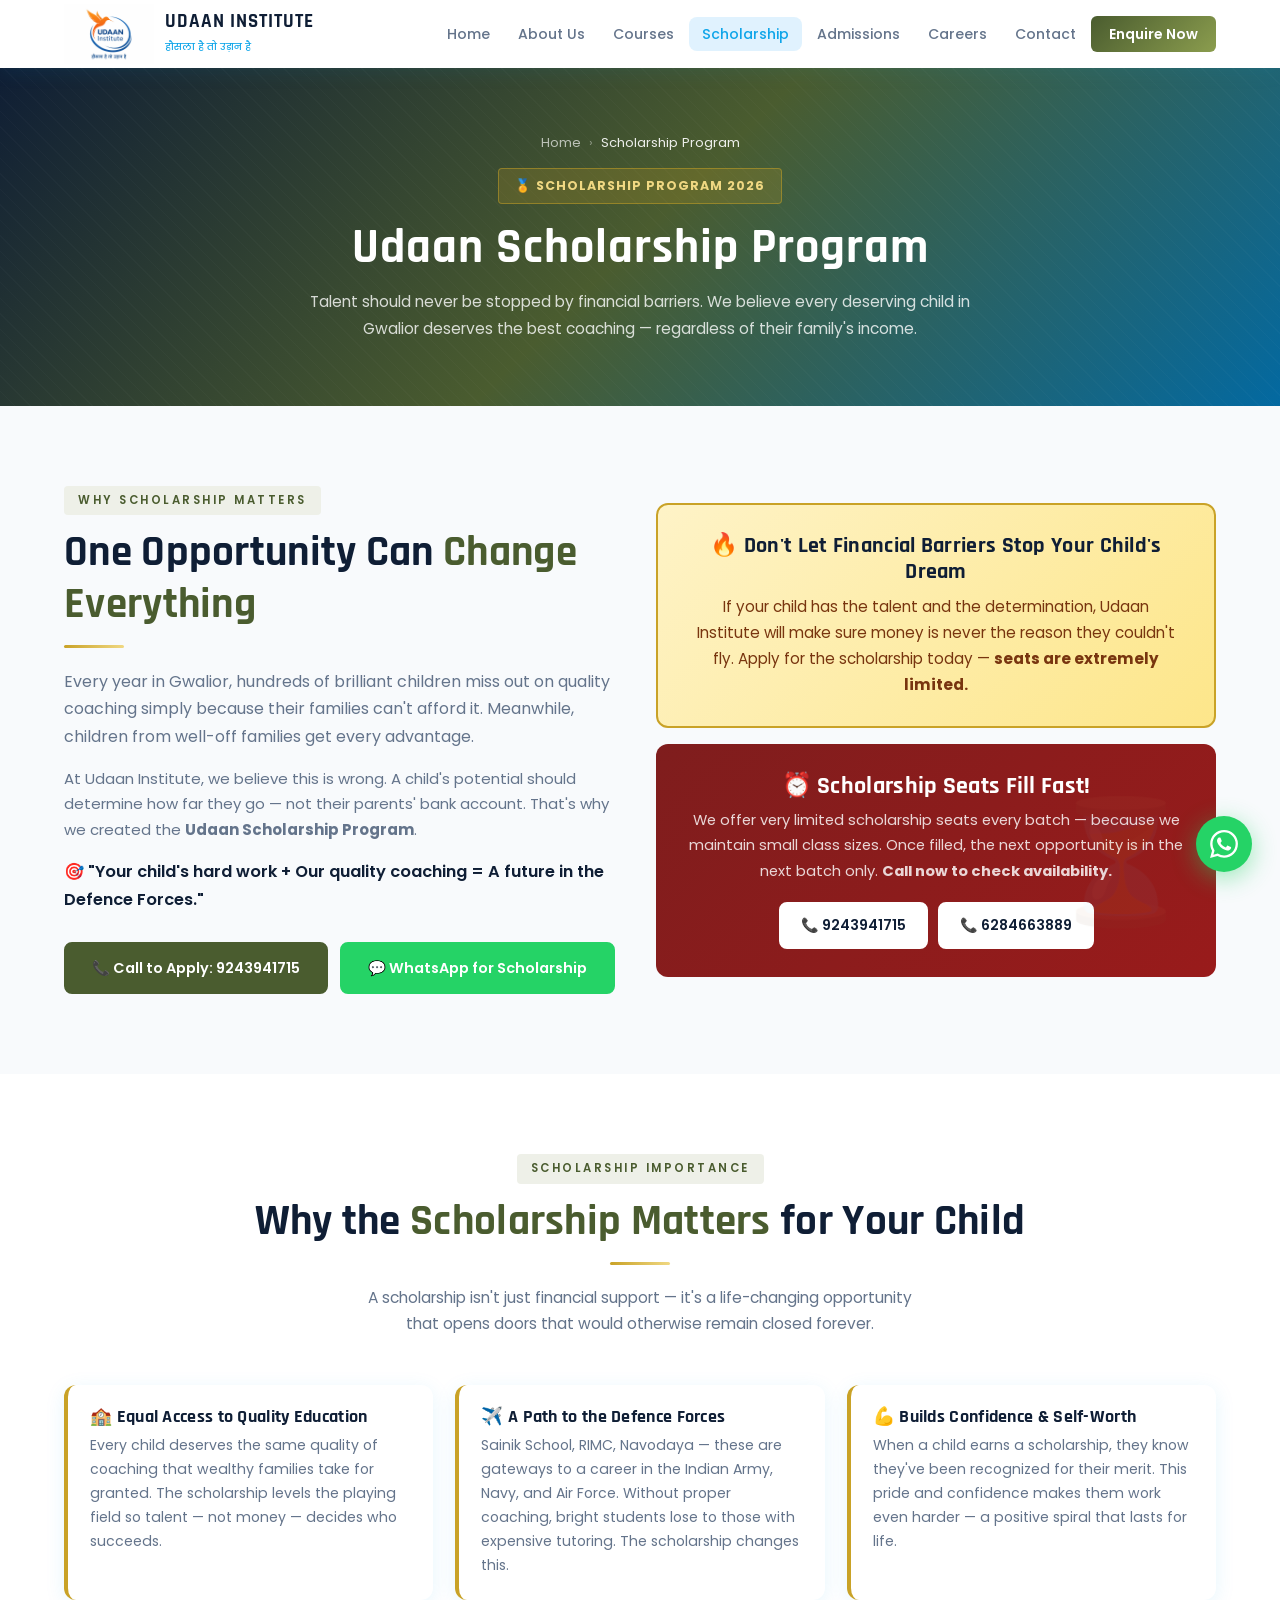
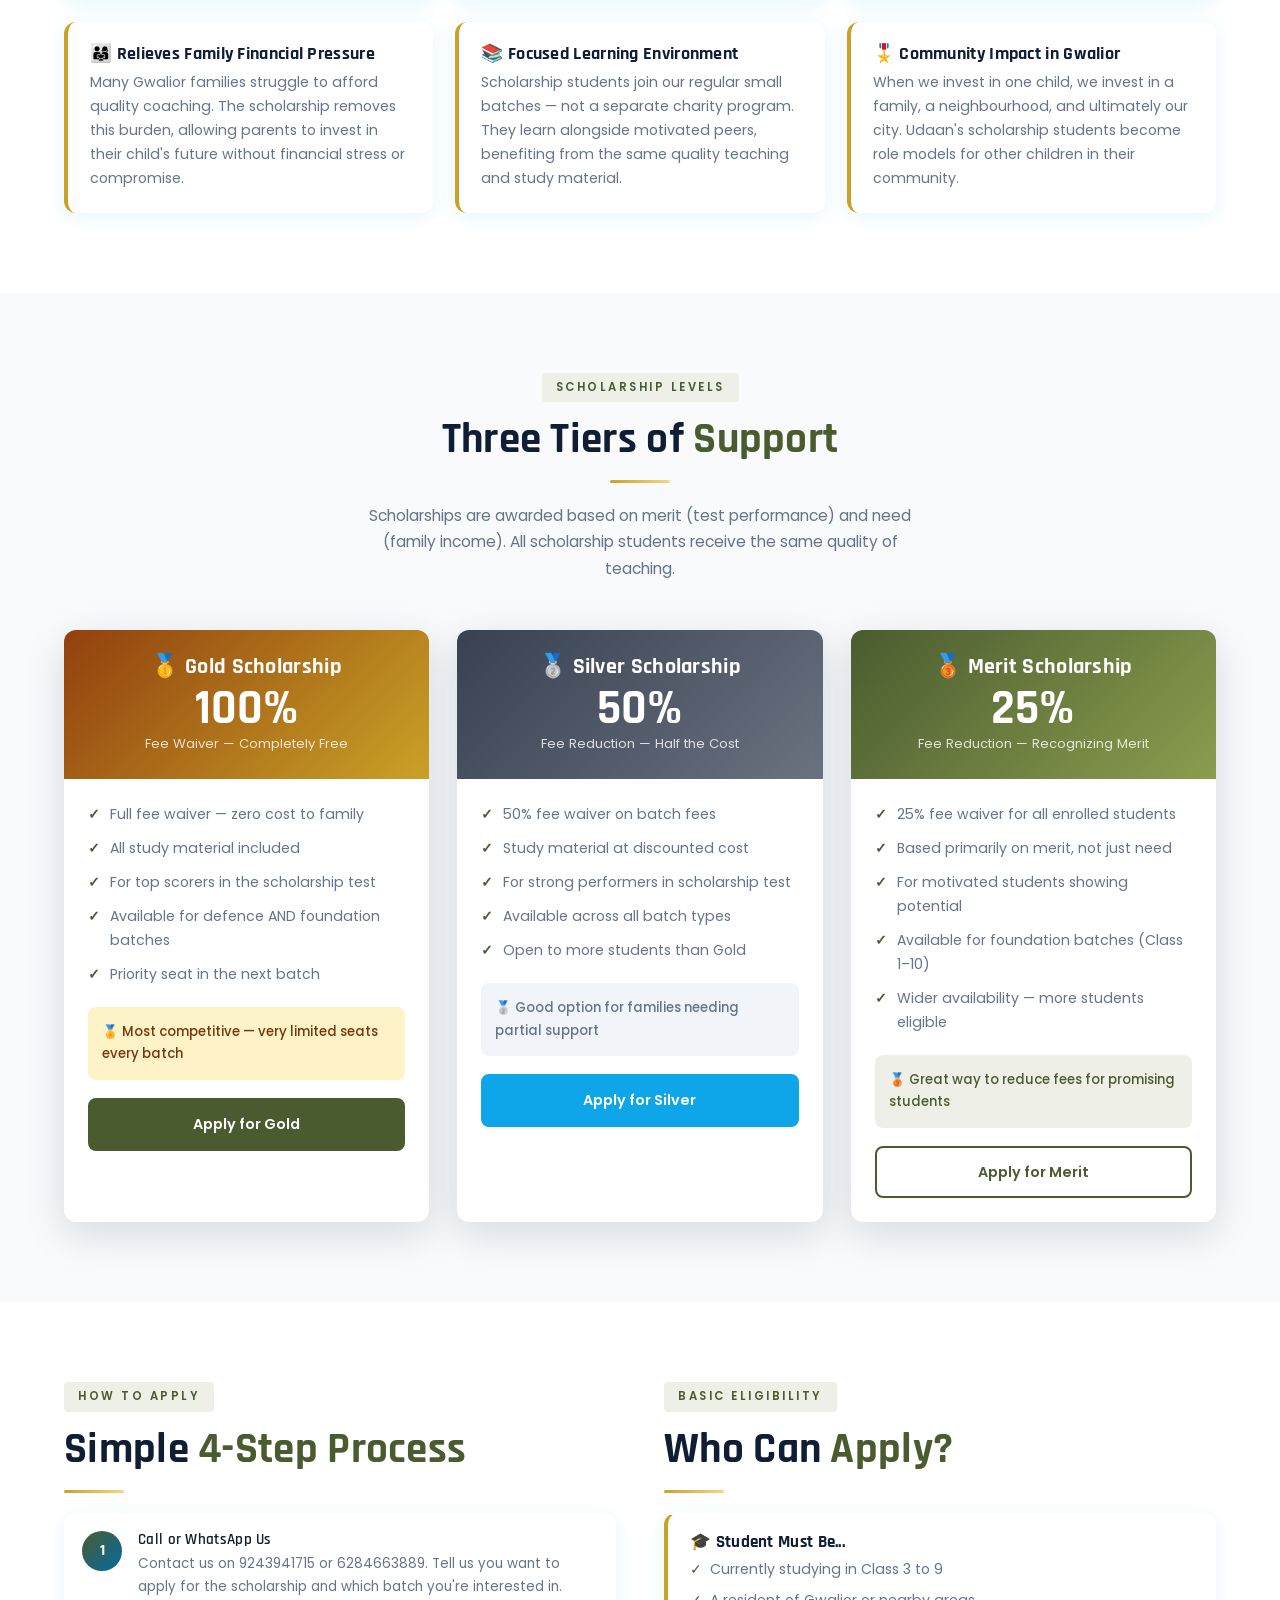
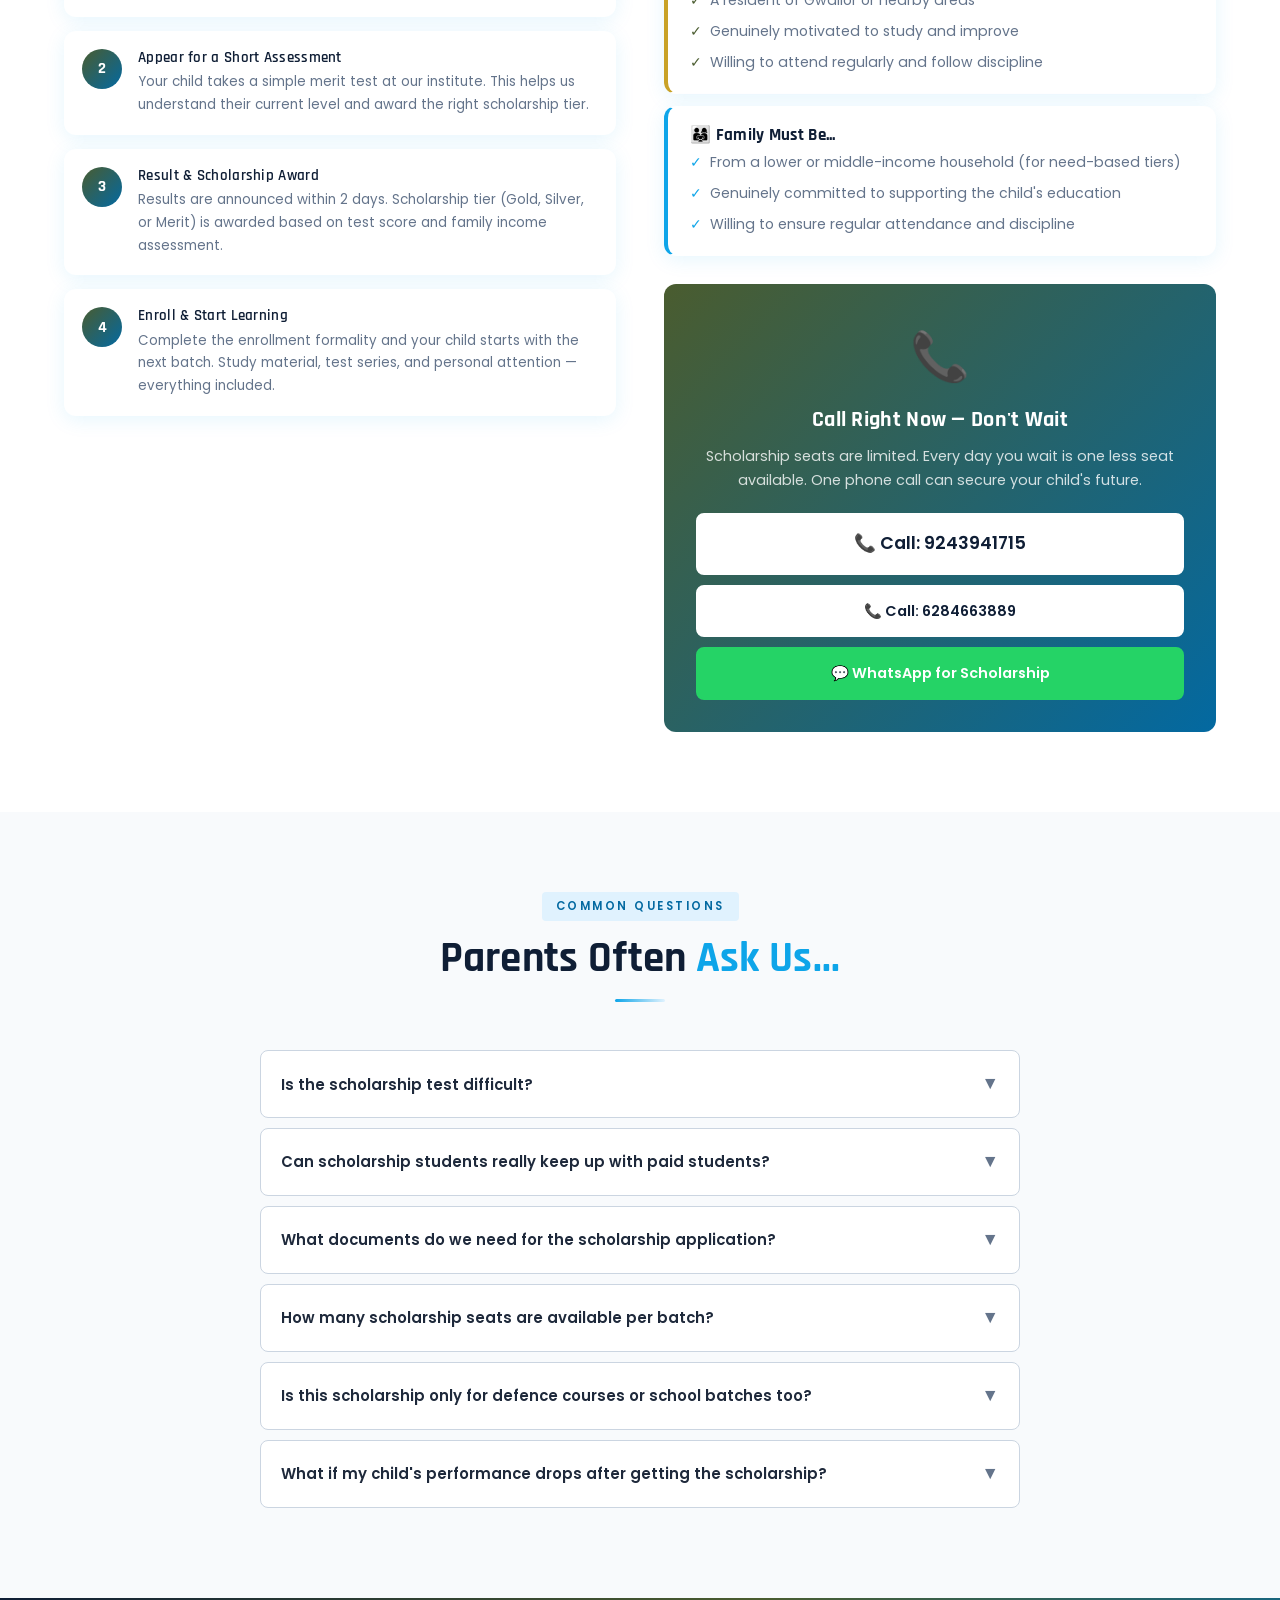
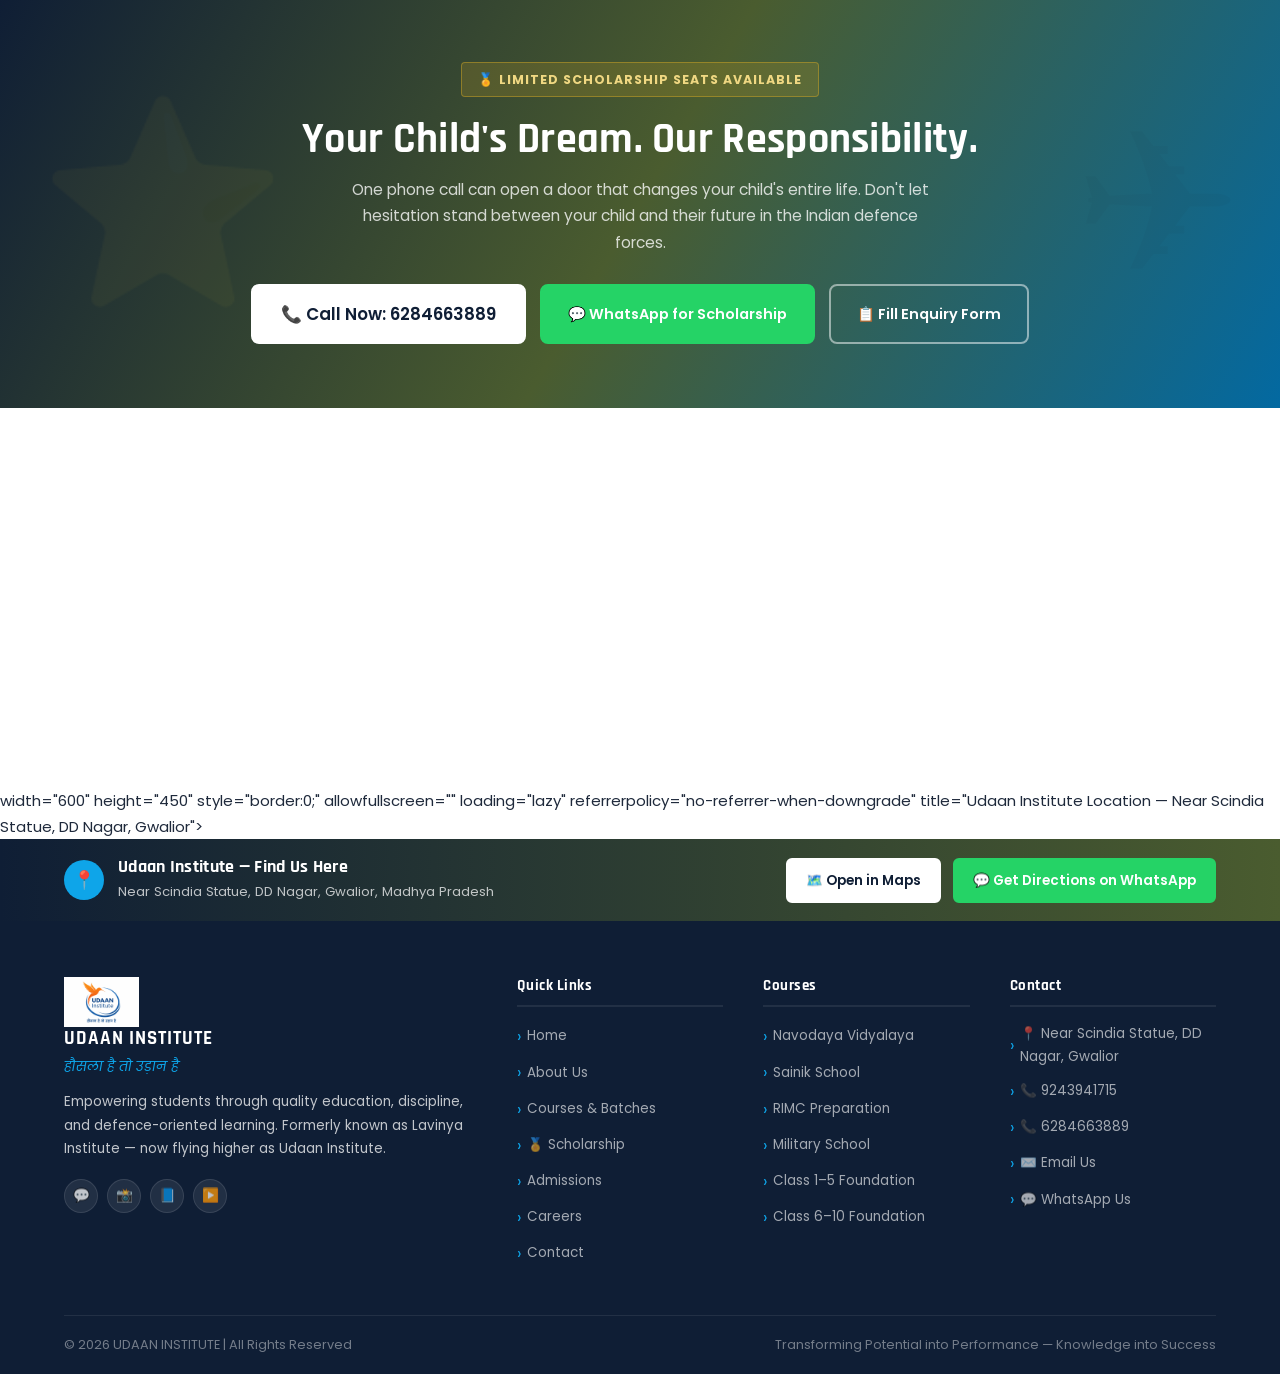
<file: scholarship.html>
<!DOCTYPE html>
<html lang="en">
<head>
  <meta charset="UTF-8" />
  <meta name="viewport" content="width=device-width, initial-scale=1.0" />
  <title>Scholarship Program – Udaan Institute Gwalior | Free Coaching for Talented Students</title>
  <meta name="description" content="Udaan Institute offers scholarships to deserving students in Gwalior for Navodaya, Sainik School, RIMC coaching. Limited seats, maximum impact. Check eligibility and apply now." />
  <meta name="keywords" content="scholarship coaching Gwalior, free coaching Gwalior, Navodaya scholarship, Sainik School scholarship, defence school scholarship Gwalior" />
  <link rel="stylesheet" href="style.css" />
  <style>
    .hook-urgent {
      background: linear-gradient(135deg, #7F1D1D, #991B1B);
      border-radius: var(--radius);
      padding: 28px 32px;
      text-align: center;
      position: relative;
      overflow: hidden;
    }
    .hook-urgent::before {
      content: '⏳';
      position: absolute;
      font-size: 120px;
      opacity: 0.06;
      right: 20px;
      top: 50%;
      transform: translateY(-50%);
    }
    .hook-urgent h3 { color: white; font-size: 1.5rem; font-family: 'Rajdhani', sans-serif; margin-bottom: 8px; }
    .hook-urgent p { color: rgba(255,255,255,0.82); font-size: 0.92rem; }

    .gold-divider {
      width: 60px; height: 3px;
      background: linear-gradient(90deg, var(--defence-gold), #F0D882);
      border-radius: 2px;
      margin: 12px 0 20px;
    }
    .gold-divider.center { margin: 12px auto 20px; }

    .sch-tier {
      background: var(--white);
      border-radius: var(--radius);
      box-shadow: var(--shadow-lg);
      overflow: hidden;
      transition: var(--transition);
    }
    .sch-tier:hover { transform: translateY(-6px); }
    .sch-tier-header {
      padding: 24px;
      text-align: center;
    }
    .sch-tier-header h3 { color: white; font-size: 1.4rem; font-family: 'Rajdhani', sans-serif; margin-bottom: 4px; }
    .sch-tier-header .discount { font-size: 3rem; font-weight: 700; color: white; font-family: 'Rajdhani', sans-serif; line-height: 1; }
    .sch-tier-header .disc-label { color: rgba(255,255,255,0.80); font-size: 0.82rem; }
    .sch-tier-body { padding: 24px; }
    .sch-tier-body ul { list-style: none; display: flex; flex-direction: column; gap: 10px; }
    .sch-tier-body ul li { display: flex; gap: 10px; font-size: 0.88rem; color: var(--grey-text); }
    .sch-tier-body ul li::before { content: '✓'; color: var(--defence); font-weight: 700; }

    .tier-gold   { background: linear-gradient(135deg, #92400E, #C9A227); }
    .tier-silver { background: linear-gradient(135deg, #374151, #6B7280); }
    .tier-bronze { background: linear-gradient(135deg, #4A5C2F, var(--defence-light)); }

    .faq-item {
      background: var(--white);
      border-radius: var(--radius-sm);
      margin-bottom: 10px;
      border: 1.5px solid var(--grey-mid);
      overflow: hidden;
    }
    .faq-question {
      padding: 18px 20px;
      display: flex;
      justify-content: space-between;
      align-items: center;
      cursor: pointer;
      font-weight: 600;
      font-size: 0.93rem;
      transition: var(--transition);
    }
    .faq-question:hover { background: var(--grey-soft); }
    .faq-arrow { font-size: 1.1rem; color: var(--grey-text); transition: var(--transition); }
    .faq-answer {
      padding: 0 20px;
      max-height: 0;
      overflow: hidden;
      transition: max-height 0.35s ease, padding 0.3s ease;
      font-size: 0.88rem;
      color: var(--grey-text);
      line-height: 1.7;
    }
    .faq-item.open .faq-answer { max-height: 200px; padding: 0 20px 18px; }
    .faq-item.open .faq-arrow { transform: rotate(180deg); color: var(--defence); }
    .faq-item.open .faq-question { color: var(--defence); }
  </style>
</head>
<body>

  <div id="navPlaceholder"></div>

  <!-- PAGE HERO -->
  <div class="page-hero">
    <div class="page-hero-inner">
      <div class="breadcrumb">
        <a href="index.html">Home</a>
        <span>›</span>
        <span style="color: rgba(255,255,255,0.9);">Scholarship Program</span>
      </div>
      <span class="badge-scholarship" style="margin-bottom: 16px; display: inline-block;">🏅 Scholarship Program 2026</span>
      <h1>Udaan Scholarship Program</h1>
      <p>Talent should never be stopped by financial barriers. We believe every deserving child in Gwalior deserves the best coaching — regardless of their family's income.</p>
    </div>
  </div>

  <!-- HOOK SECTION -->
  <section style="background: var(--off-white);">
    <div class="section-inner">
      <div class="grid-2" style="gap: 32px;">

        <div>
          <div class="section-label def">Why Scholarship Matters</div>
          <h2 class="section-title">One Opportunity Can <span class="def">Change Everything</span></h2>
          <div class="gold-divider"></div>
          <p style="color: var(--grey-text); margin-bottom: 16px; font-size: 1rem;">
            Every year in Gwalior, hundreds of brilliant children miss out on quality coaching simply because their families can't afford it. Meanwhile, children from well-off families get every advantage.
          </p>
          <p style="color: var(--grey-text); margin-bottom: 16px;">
            At Udaan Institute, we believe this is wrong. A child's potential should determine how far they go — not their parents' bank account. That's why we created the <strong>Udaan Scholarship Program</strong>.
          </p>
          <p style="color: var(--navy); font-weight: 600; margin-bottom: 28px; font-size: 1.02rem;">
            🎯 "Your child's hard work + Our quality coaching = A future in the Defence Forces."
          </p>
          <div style="display: flex; gap: 12px; flex-wrap: wrap;">
            <a href="tel:6284663889" class="btn btn-defence">📞 Call to Apply: 9243941715</a>
            <a href="https://wa.me/916284663889?text=Hello%20Udaan%20Institute%2C%20I%20want%20to%20know%20about%20the%20scholarship%20program." target="_blank" class="btn btn-whatsapp">💬 WhatsApp for Scholarship</a>
          </div>
        </div>

        <div style="display: flex; flex-direction: column; gap: 16px;">
          <div class="hook-box">
            <h3>🔥 Don't Let Financial Barriers Stop Your Child's Dream</h3>
            <p style="margin-top: 8px;">If your child has the talent and the determination, Udaan Institute will make sure money is never the reason they couldn't fly. Apply for the scholarship today — <strong>seats are extremely limited.</strong></p>
          </div>
          <div class="hook-urgent">
            <h3>⏰ Scholarship Seats Fill Fast!</h3>
            <p>We offer very limited scholarship seats every batch — because we maintain small class sizes. Once filled, the next opportunity is in the next batch only. <strong>Call now to check availability.</strong></p>
            <div style="display: flex; gap: 10px; justify-content: center; margin-top: 18px; flex-wrap: wrap;">
              <a href="tel:9465172269" class="btn btn-white" style="padding: 10px 20px; font-size: 0.88rem;">📞 9243941715</a>
              <a href="tel:6284663889" class="btn btn-white" style="padding: 10px 20px; font-size: 0.88rem;">📞 6284663889</a>
            </div>
          </div>
        </div>
      </div>
    </div>
  </section>

  <!-- WHY SCHOLARSHIP IS IMPORTANT -->
  <section style="background: var(--white);">
    <div class="section-inner">
      <div class="section-header center">
        <div class="section-label def">Scholarship Importance</div>
        <h2 class="section-title">Why the <span class="def">Scholarship Matters</span> for Your Child</h2>
        <div class="gold-divider center"></div>
        <p class="section-sub">A scholarship isn't just financial support — it's a life-changing opportunity that opens doors that would otherwise remain closed forever.</p>
      </div>
      <div class="grid-3">
        <div class="benefit-card">
          <h4>🏫 Equal Access to Quality Education</h4>
          <p>Every child deserves the same quality of coaching that wealthy families take for granted. The scholarship levels the playing field so talent — not money — decides who succeeds.</p>
        </div>
        <div class="benefit-card">
          <h4>✈️ A Path to the Defence Forces</h4>
          <p>Sainik School, RIMC, Navodaya — these are gateways to a career in the Indian Army, Navy, and Air Force. Without proper coaching, bright students lose to those with expensive tutoring. The scholarship changes this.</p>
        </div>
        <div class="benefit-card">
          <h4>💪 Builds Confidence & Self-Worth</h4>
          <p>When a child earns a scholarship, they know they've been recognized for their merit. This pride and confidence makes them work even harder — a positive spiral that lasts for life.</p>
        </div>
        <div class="benefit-card">
          <h4>👨‍👩‍👧 Relieves Family Financial Pressure</h4>
          <p>Many Gwalior families struggle to afford quality coaching. The scholarship removes this burden, allowing parents to invest in their child's future without financial stress or compromise.</p>
        </div>
        <div class="benefit-card">
          <h4>📚 Focused Learning Environment</h4>
          <p>Scholarship students join our regular small batches — not a separate charity program. They learn alongside motivated peers, benefiting from the same quality teaching and study material.</p>
        </div>
        <div class="benefit-card">
          <h4>🎖️ Community Impact in Gwalior</h4>
          <p>When we invest in one child, we invest in a family, a neighbourhood, and ultimately our city. Udaan's scholarship students become role models for other children in their community.</p>
        </div>
      </div>
    </div>
  </section>

  <!-- SCHOLARSHIP TIERS -->
  <section style="background: var(--off-white);">
    <div class="section-inner">
      <div class="section-header center">
        <div class="section-label def">Scholarship Levels</div>
        <h2 class="section-title">Three Tiers of <span class="def">Support</span></h2>
        <div class="gold-divider center"></div>
        <p class="section-sub">Scholarships are awarded based on merit (test performance) and need (family income). All scholarship students receive the same quality of teaching.</p>
      </div>
      <div class="grid-3" style="gap: 28px;">

        <div class="sch-tier">
          <div class="sch-tier-header tier-gold">
            <h3>🥇 Gold Scholarship</h3>
            <div class="discount">100%</div>
            <div class="disc-label">Fee Waiver — Completely Free</div>
          </div>
          <div class="sch-tier-body">
            <ul>
              <li>Full fee waiver — zero cost to family</li>
              <li>All study material included</li>
              <li>For top scorers in the scholarship test</li>
              <li>Available for defence AND foundation batches</li>
              <li>Priority seat in the next batch</li>
            </ul>
            <div style="margin-top: 20px; padding: 14px; background: #FEF3C7; border-radius: var(--radius-sm); font-size: 0.83rem; color: #78350F; font-weight: 500;">
              🏅 Most competitive — very limited seats every batch
            </div>
            <a href="tel:6284663889" class="btn btn-defence" style="width: 100%; justify-content: center; margin-top: 18px;">Apply for Gold</a>
          </div>
        </div>

        <div class="sch-tier">
          <div class="sch-tier-header tier-silver">
            <h3>🥈 Silver Scholarship</h3>
            <div class="discount">50%</div>
            <div class="disc-label">Fee Reduction — Half the Cost</div>
          </div>
          <div class="sch-tier-body">
            <ul>
              <li>50% fee waiver on batch fees</li>
              <li>Study material at discounted cost</li>
              <li>For strong performers in scholarship test</li>
              <li>Available across all batch types</li>
              <li>Open to more students than Gold</li>
            </ul>
            <div style="margin-top: 20px; padding: 14px; background: var(--grey-soft); border-radius: var(--radius-sm); font-size: 0.83rem; color: var(--grey-text); font-weight: 500;">
              🥈 Good option for families needing partial support
            </div>
            <a href="tel:6284663889" class="btn btn-primary" style="width: 100%; justify-content: center; margin-top: 18px;">Apply for Silver</a>
          </div>
        </div>

        <div class="sch-tier">
          <div class="sch-tier-header tier-bronze">
            <h3>🥉 Merit Scholarship</h3>
            <div class="discount">25%</div>
            <div class="disc-label">Fee Reduction — Recognizing Merit</div>
          </div>
          <div class="sch-tier-body">
            <ul>
              <li>25% fee waiver for all enrolled students</li>
              <li>Based primarily on merit, not just need</li>
              <li>For motivated students showing potential</li>
              <li>Available for foundation batches (Class 1–10)</li>
              <li>Wider availability — more students eligible</li>
            </ul>
            <div style="margin-top: 20px; padding: 14px; background: var(--defence-dim); border-radius: var(--radius-sm); font-size: 0.83rem; color: var(--defence); font-weight: 500;">
              🥉 Great way to reduce fees for promising students
            </div>
            <a href="tel:6284663889" class="btn btn-outline-def" style="width: 100%; justify-content: center; margin-top: 18px;">Apply for Merit</a>
          </div>
        </div>

      </div>
    </div>
  </section>

  <!-- HOW TO APPLY / ELIGIBILITY -->
  <section style="background: var(--white);">
    <div class="section-inner">
      <div class="grid-2" style="gap: 48px; align-items: flex-start;">
        <div>
          <div class="section-label def">How to Apply</div>
          <h2 class="section-title">Simple <span class="def">4-Step Process</span></h2>
          <div class="gold-divider"></div>
          <div style="display: flex; flex-direction: column; gap: 14px;">
            <div class="eligibility-step">
              <div class="step-circle">1</div>
              <div>
                <h4>Call or WhatsApp Us</h4>
                <p>Contact us on 9243941715 or 6284663889. Tell us you want to apply for the scholarship and which batch you're interested in.</p>
              </div>
            </div>
            <div class="eligibility-step">
              <div class="step-circle">2</div>
              <div>
                <h4>Appear for a Short Assessment</h4>
                <p>Your child takes a simple merit test at our institute. This helps us understand their current level and award the right scholarship tier.</p>
              </div>
            </div>
            <div class="eligibility-step">
              <div class="step-circle">3</div>
              <div>
                <h4>Result & Scholarship Award</h4>
                <p>Results are announced within 2 days. Scholarship tier (Gold, Silver, or Merit) is awarded based on test score and family income assessment.</p>
              </div>
            </div>
            <div class="eligibility-step">
              <div class="step-circle">4</div>
              <div>
                <h4>Enroll & Start Learning</h4>
                <p>Complete the enrollment formality and your child starts with the next batch. Study material, test series, and personal attention — everything included.</p>
              </div>
            </div>
          </div>
        </div>

        <div>
          <div class="section-label def" style="margin-bottom: 12px;">Basic Eligibility</div>
          <h2 class="section-title">Who Can <span class="def">Apply?</span></h2>
          <div class="gold-divider"></div>
          <div style="display: flex; flex-direction: column; gap: 12px; margin-bottom: 28px;">
            <div class="card" style="padding: 18px 22px; border-left: 4px solid var(--defence-gold);">
              <h4 style="margin-bottom: 6px; font-family: 'Rajdhani', sans-serif; font-size: 1.05rem;">🎓 Student Must Be...</h4>
              <ul style="list-style: none; display: flex; flex-direction: column; gap: 7px;">
                <li style="font-size: 0.88rem; color: var(--grey-text); display: flex; gap: 8px;"><span style="color: var(--defence);">✓</span> Currently studying in Class 3 to 9</li>
                <li style="font-size: 0.88rem; color: var(--grey-text); display: flex; gap: 8px;"><span style="color: var(--defence);">✓</span> A resident of Gwalior or nearby areas</li>
                <li style="font-size: 0.88rem; color: var(--grey-text); display: flex; gap: 8px;"><span style="color: var(--defence);">✓</span> Genuinely motivated to study and improve</li>
                <li style="font-size: 0.88rem; color: var(--grey-text); display: flex; gap: 8px;"><span style="color: var(--defence);">✓</span> Willing to attend regularly and follow discipline</li>
              </ul>
            </div>
            <div class="card" style="padding: 18px 22px; border-left: 4px solid var(--sky);">
              <h4 style="margin-bottom: 6px; font-family: 'Rajdhani', sans-serif; font-size: 1.05rem;">👨‍👩‍👧 Family Must Be...</h4>
              <ul style="list-style: none; display: flex; flex-direction: column; gap: 7px;">
                <li style="font-size: 0.88rem; color: var(--grey-text); display: flex; gap: 8px;"><span style="color: var(--sky);">✓</span> From a lower or middle-income household (for need-based tiers)</li>
                <li style="font-size: 0.88rem; color: var(--grey-text); display: flex; gap: 8px;"><span style="color: var(--sky);">✓</span> Genuinely committed to supporting the child's education</li>
                <li style="font-size: 0.88rem; color: var(--grey-text); display: flex; gap: 8px;"><span style="color: var(--sky);">✓</span> Willing to ensure regular attendance and discipline</li>
              </ul>
            </div>
          </div>

          <!-- BIG CALL TO ACTION BOX -->
          <div style="background: linear-gradient(135deg, var(--defence), var(--sky-dark)); border-radius: var(--radius); padding: 32px; color: white; text-align: center;">
            <div style="font-size: 3rem; margin-bottom: 10px;">📞</div>
            <h3 style="color: white; font-size: 1.4rem; font-family: 'Rajdhani', sans-serif; margin-bottom: 10px;">Call Right Now — Don't Wait</h3>
            <p style="color: rgba(255,255,255,0.80); font-size: 0.9rem; margin-bottom: 20px;">Scholarship seats are limited. Every day you wait is one less seat available. One phone call can secure your child's future.</p>
            <div style="display: flex; flex-direction: column; gap: 10px;">
              <a href="tel:9465172269" class="btn btn-white" style="justify-content: center; font-size: 1.1rem; padding: 14px;">📞 Call: 9243941715</a>
              <a href="tel:6284663889" class="btn btn-white" style="justify-content: center;">📞 Call: 6284663889</a>
              <a href="https://wa.me/916284663889?text=Hello%20Udaan%20Institute%2C%20I%20want%20to%20know%20about%20the%20scholarship%20program." target="_blank" class="btn btn-whatsapp" style="justify-content: center;">💬 WhatsApp for Scholarship</a>
            </div>
          </div>
        </div>
      </div>
    </div>
  </section>

  <!-- FAQ -->
  <section style="background: var(--off-white);">
    <div class="section-inner">
      <div class="section-header center">
        <div class="section-label">Common Questions</div>
        <h2 class="section-title">Parents Often <span>Ask Us...</span></h2>
        <div class="divider center"></div>
      </div>
      <div style="max-width: 760px; margin: 0 auto;">

        <div class="faq-item">
          <div class="faq-question">
            Is the scholarship test difficult? <span class="faq-arrow">▼</span>
          </div>
          <div class="faq-answer">
            No — the assessment is a simple test based on your child's current class level. It's designed to understand what the child already knows, not to trick or fail them. Any sincere, motivated student can do well.
          </div>
        </div>

        <div class="faq-item">
          <div class="faq-question">
            Can scholarship students really keep up with paid students? <span class="faq-arrow">▼</span>
          </div>
          <div class="faq-answer">
            Absolutely. All our students — scholarship and non-scholarship — study in the same batches, with the same teachers, and the same study material. There is no difference in the quality of teaching or attention given.
          </div>
        </div>

        <div class="faq-item">
          <div class="faq-question">
            What documents do we need for the scholarship application? <span class="faq-arrow">▼</span>
          </div>
          <div class="faq-answer">
            For the initial enquiry, you only need to call or WhatsApp us. When you come to the institute, bring your child's recent school report card or mark sheet. For income-based assessment, a simple self-declaration is sufficient.
          </div>
        </div>

        <div class="faq-item">
          <div class="faq-question">
            How many scholarship seats are available per batch? <span class="faq-arrow">▼</span>
          </div>
          <div class="faq-answer">
            We keep very limited seats — typically 2 to 4 scholarship students per batch. This is because we maintain small batch sizes and want every student to get adequate attention. First come, first served after the assessment.
          </div>
        </div>

        <div class="faq-item">
          <div class="faq-question">
            Is this scholarship only for defence courses or school batches too? <span class="faq-arrow">▼</span>
          </div>
          <div class="faq-answer">
            Scholarships are available for both defence preparation courses (Navodaya, Sainik School, RIMC, Military School) as well as our foundation batches for Class 1–10. Call us to understand which one is right for your child.
          </div>
        </div>

        <div class="faq-item">
          <div class="faq-question">
            What if my child's performance drops after getting the scholarship? <span class="faq-arrow">▼</span>
          </div>
          <div class="faq-answer">
            We review scholarship students' performance every month. We work closely with them to ensure they stay on track. The scholarship is continued as long as the student attends regularly and shows genuine effort and commitment.
          </div>
        </div>

      </div>
    </div>
  </section>

  <!-- FINAL HOOK CTA -->
  <div class="cta-banner">
    <div class="cta-inner">
      <span class="badge-scholarship" style="margin-bottom: 18px; display: inline-block;">🏅 Limited Scholarship Seats Available</span>
      <h2>Your Child's Dream. Our Responsibility.</h2>
      <p style="max-width: 600px; margin: 0 auto 28px;">One phone call can open a door that changes your child's entire life. Don't let hesitation stand between your child and their future in the Indian defence forces.</p>
      <div class="cta-btns">
        <a href="tel:6284663889" class="btn btn-white" style="font-size: 1.05rem; padding: 14px 28px;">📞 Call Now: 6284663889</a>
        <a href="https://wa.me/916284663889?text=Hello%20Udaan%20Institute%2C%20I%20want%20to%20know%20about%20the%20scholarship%20program." target="_blank" class="btn btn-whatsapp">💬 WhatsApp for Scholarship</a>
        <a href="admissions.html" class="btn btn-outline" style="color: white; border-color: rgba(255,255,255,0.5);">📋 Fill Enquiry Form</a>
      </div>
    </div>
  </div>

  <div id="footerPlaceholder"></div>
  <script src="main.js"></script>
  <script>
    document.getElementById('navPlaceholder').innerHTML = getNavHTML('scholarship.html');
    document.getElementById('footerPlaceholder').innerHTML = getFooterHTML();

    // FAQ accordion
    document.querySelectorAll('.faq-item').forEach(item => {
      item.querySelector('.faq-question').addEventListener('click', () => {
        const isOpen = item.classList.contains('open');
        document.querySelectorAll('.faq-item').forEach(i => i.classList.remove('open'));
        if (!isOpen) item.classList.add('open');
      });
    });
  </script>
</body>
</html>
</file>
<file: style.css>
/* ============================================
   UDAAN INSTITUTE — MAIN STYLESHEET v2
   Fonts: Rajdhani (headings) + Poppins (body)
   Colors: White, Sky Blue, Defence Olive/Khaki
   ============================================ */

@import url('https://fonts.googleapis.com/css2?family=Rajdhani:wght@400;500;600;700&family=Poppins:wght@300;400;500;600;700&display=swap');

:root {
  /* Sky Blue */
  --sky: #0EA5E9;
  --sky-light: #E0F2FE;
  --sky-dark: #0369A1;
  --sky-mid: #38BDF8;

  /* Defence / Military Colors */
  --defence: #4A5C2F;       /* Olive Green */
  --defence-light: #8B9D4E; /* Lighter olive */
  --defence-dim: #EEF0E8;   /* Pale olive bg */
  --defence-gold: #C9A227;  /* Military gold */
  --khaki: #B5A642;

  /* Neutrals */
  --navy: #0F1E35;
  --white: #FFFFFF;
  --off-white: #F8FAFC;
  --grey-soft: #F1F5F9;
  --grey-mid: #CBD5E1;
  --grey-text: #64748B;
  --dark-text: #1E293B;

  --shadow: 0 4px 20px rgba(14,165,233,0.10);
  --shadow-lg: 0 12px 40px rgba(15,30,53,0.14);
  --shadow-def: 0 4px 20px rgba(74,92,47,0.12);
  --radius: 12px;
  --radius-sm: 8px;
  --transition: 0.28s ease;
}

*, *::before, *::after { box-sizing: border-box; margin: 0; padding: 0; }
html { scroll-behavior: smooth; }
body {
  font-family: 'Poppins', sans-serif;
  color: var(--dark-text);
  background: var(--white);
  line-height: 1.7;
  font-size: 15px;
}
h1, h2, h3, h4, h5 {
  font-family: 'Rajdhani', sans-serif;
  line-height: 1.2;
  color: var(--navy);
  letter-spacing: 0.3px;
}
a { text-decoration: none; color: inherit; }
img { max-width: 100%; display: block; object-fit: cover; }

/* ============================================
   NAVBAR
   ============================================ */
.navbar {
  background: var(--white);
  box-shadow: 0 2px 20px rgba(14,165,233,0.10);
  position: sticky;
  top: 0;
  z-index: 1000;
}
.nav-inner {
  display: flex;
  align-items: center;
  justify-content: space-between;
  height: 68px;
  max-width: 1280px;
  margin: 0 auto;
  padding: 0 5%;
}
.nav-logo { display: flex; align-items: center; gap: 11px; }
.logo-icon {
  width: 44px; height: 44px;
  background: linear-gradient(135deg, var(--defence), var(--sky-dark));
  border-radius: 10px;
  display: flex; align-items: center; justify-content: center;
  font-size: 20px;
}
.logo-text h2 {
  font-size: 1.2rem; color: var(--navy);
  font-weight: 700; line-height: 1.1;
  font-family: 'Rajdhani', sans-serif;
  letter-spacing: 1px;
}
.logo-text span {
  font-size: 0.62rem; color: var(--sky);
  font-family: 'Poppins', sans-serif; font-weight: 500;
}
.nav-links { display: flex; list-style: none; gap: 2px; align-items: center; }
.nav-links a {
  padding: 7px 13px; border-radius: var(--radius-sm);
  font-weight: 500; font-size: 0.88rem;
  color: var(--grey-text); transition: var(--transition);
  font-family: 'Poppins', sans-serif;
}
.nav-links a:hover, .nav-links a.active { color: var(--sky); background: var(--sky-light); }
.nav-links .btn-nav {
  background: linear-gradient(135deg, var(--defence), var(--defence-light));
  color: var(--white) !important;
  padding: 8px 18px !important; border-radius: 6px !important;
  font-weight: 600 !important;
}
.nav-links .btn-nav:hover { background: linear-gradient(135deg, var(--sky-dark), var(--sky)) !important; }
.nav-toggle {
  display: none; flex-direction: column; gap: 5px;
  cursor: pointer; background: none; border: none; padding: 5px;
}
.nav-toggle span {
  display: block; width: 25px; height: 2px;
  background: var(--navy); border-radius: 2px; transition: var(--transition);
}

/* ============================================
   BUTTONS
   ============================================ */
.btn {
  display: inline-flex; align-items: center; gap: 8px;
  padding: 12px 26px; border-radius: 8px;
  font-weight: 600; font-size: 0.9rem;
  font-family: 'Poppins', sans-serif;
  cursor: pointer; transition: var(--transition);
  border: 2px solid transparent;
}
.btn-primary { background: var(--sky); color: var(--white); border-color: var(--sky); }
.btn-primary:hover { background: var(--sky-dark); border-color: var(--sky-dark); transform: translateY(-2px); box-shadow: 0 8px 24px rgba(14,165,233,0.30); }
.btn-defence { background: var(--defence); color: var(--white); border-color: var(--defence); }
.btn-defence:hover { background: #3a4824; border-color: #3a4824; transform: translateY(-2px); box-shadow: 0 8px 24px rgba(74,92,47,0.30); }
.btn-outline { background: transparent; color: var(--sky); border-color: var(--sky); }
.btn-outline:hover { background: var(--sky); color: var(--white); transform: translateY(-2px); }
.btn-outline-def { background: transparent; color: var(--defence); border-color: var(--defence); }
.btn-outline-def:hover { background: var(--defence); color: var(--white); transform: translateY(-2px); }
.btn-white { background: var(--white); color: var(--navy); border-color: var(--white); }
.btn-white:hover { background: var(--sky-light); transform: translateY(-2px); }
.btn-whatsapp { background: #25D366; color: var(--white); border-color: #25D366; }
.btn-whatsapp:hover { background: #1da851; transform: translateY(-2px); box-shadow: 0 8px 20px rgba(37,211,102,0.30); }

/* ============================================
   SECTIONS
   ============================================ */
section { padding: 80px 5%; }
.section-inner { max-width: 1280px; margin: 0 auto; }
.section-label {
  display: inline-block;
  background: var(--sky-light); color: var(--sky-dark);
  font-size: 0.72rem; font-weight: 600;
  letter-spacing: 2.5px; text-transform: uppercase;
  padding: 5px 14px; border-radius: 4px; margin-bottom: 12px;
  font-family: 'Poppins', sans-serif;
}
.section-label.def { background: var(--defence-dim); color: var(--defence); }
.section-title {
  font-size: clamp(1.9rem, 3.5vw, 2.7rem);
  font-weight: 700; margin-bottom: 14px;
  font-family: 'Rajdhani', sans-serif;
}
.section-title span { color: var(--sky); }
.section-title span.def { color: var(--defence); }
.section-sub { font-size: 0.97rem; color: var(--grey-text); max-width: 580px; }
.section-header { margin-bottom: 48px; }
.section-header.center { text-align: center; }
.section-header.center .section-sub { margin: 0 auto; }
.divider { width: 50px; height: 3px; background: linear-gradient(90deg, var(--sky), var(--sky-light)); border-radius: 2px; margin: 12px 0 20px; }
.divider.def { background: linear-gradient(90deg, var(--defence), var(--defence-dim)); }
.divider.center { margin: 12px auto 20px; }

/* ============================================
   FULLSCREEN SLIDESHOW HERO
   ============================================ */
/* HERO SLIDER */

.hero-slider{
  position:relative;
  width:100%;
  aspect-ratio:16/9;
  overflow:hidden;
  background:#000;
}

.slides{
  width:100%;
  height:100%;
  position:relative;
}

.slide{
  position:absolute;
  inset:0;
  opacity:0;
  transition:opacity 1s ease;
}

.slide.active{
  opacity:1;
  z-index:2;
}

.slide-img{
  width:100%;
  height:100%;
  object-fit:cover;
  object-position:center;
}

/* ARROWS */

.arrow{
  position:absolute;
  top:50%;
  transform:translateY(-50%);
  z-index:10;

  width:48px;
  height:48px;

  background:rgba(0,0,0,0.5);
  color:white;

  font-size:28px;

  display:flex;
  align-items:center;
  justify-content:center;

  border-radius:50%;
  cursor:pointer;
}

.arrow.prev{ left:20px; }
.arrow.next{ right:20px; }

.arrow:hover{
  background:rgba(0,0,0,0.8);
}

/* DOTS */

.dots{
  position:absolute;
  bottom:20px;
  left:50%;
  transform:translateX(-50%);
  display:flex;
  gap:10px;
}

.dot{
  width:10px;
  height:10px;
  background:rgba(255,255,255,0.6);
  border-radius:50%;
  cursor:pointer;
}

.dot.active{
  background:white;
  transform:scale(1.2);
}

/* MOBILE */

@media (max-width:768px){

.arrow{
  width:36px;
  height:36px;
  font-size:20px;
}

.dots{
  bottom:12px;
}

.dot{
  width:7px;
  height:7px;
}

}
/* ============================================
   TRUST STRIP
   ============================================ */
.trust-strip {
  background: linear-gradient(90deg, var(--defence) 0%, var(--sky-dark) 100%);
  padding: 16px 5%;
}
.trust-strip-inner {
  max-width: 1280px; margin: 0 auto;
  display: flex; justify-content: center; gap: 36px; flex-wrap: wrap;
}
.trust-item {
  display: flex; align-items: center; gap: 8px;
  font-size: 0.85rem; font-weight: 600; color: white;
  font-family: 'Poppins', sans-serif;
}
.trust-item .t-icon {
  width: 24px; height: 24px;
  background: rgba(255,255,255,0.20);
  border-radius: 50%;
  display: flex; align-items: center; justify-content: center;
  font-size: 12px;
}

/* ============================================
   DEFENCE FORCES SECTION (Army / Air / Navy)
   ============================================ */
.defence-forces { background: var(--off-white); }

.forces-grid {
  display: grid;
  grid-template-columns: repeat(3, 1fr);
  gap: 24px;
}

.force-card {
  position: relative;
  border-radius: var(--radius);
  overflow: hidden;
  height: 340px;
  cursor: pointer;
  box-shadow: var(--shadow-def);
  transition: var(--transition);
}

.force-card:hover { transform: translateY(-8px); box-shadow: var(--shadow-lg); }

/* ============================================
   ⬇ FORCE IMAGE SLOTS — INSERT YOUR IMAGES HERE
   ============================================ */

/* ARMY CARD IMAGE
   Replace background below with:
   background: url('YOUR_ARMY_IMAGE.jpg') center/cover no-repeat;
*/
.force-card.army {
  background: linear-gradient(135deg, #2D4A1E 0%, #4A5C2F 60%, #6B7C3A 100%);
  /* 👆 REPLACE WITH YOUR ARMY IMAGE */
}

/* AIR FORCE CARD IMAGE
   Replace background below with:
   background: url('YOUR_AIRFORCE_IMAGE.jpg') center/cover no-repeat;
*/
.force-card.airforce {
  background: linear-gradient(135deg, #0369A1 0%, #0EA5E9 60%, #38BDF8 100%);
  /* 👆 REPLACE WITH YOUR AIR FORCE IMAGE */
}

/* NAVY CARD IMAGE
   Replace background below with:
   background: url('YOUR_NAVY_IMAGE.jpg') center/cover no-repeat;
*/
.force-card.navy {
  background: linear-gradient(135deg, #0F1E35 0%, #1E3A5F 60%, #2563EB 100%);
  /* 👆 REPLACE WITH YOUR NAVY IMAGE */
}

.force-overlay {
  position: absolute;
  inset: 0;
  background: linear-gradient(to top, rgba(0,0,0,0.80) 0%, rgba(0,0,0,0.20) 55%, transparent 100%);
  display: flex;
  flex-direction: column;
  justify-content: flex-end;
  padding: 28px 24px;
  transition: var(--transition);
}
.force-card:hover .force-overlay { background: linear-gradient(to top, rgba(0,0,0,0.88) 0%, rgba(0,0,0,0.35) 60%, transparent 100%); }

.force-badge {
  display: inline-block;
  background: rgba(255,255,255,0.18); backdrop-filter: blur(8px);
  border: 1px solid rgba(255,255,255,0.22);
  color: white; font-size: 0.68rem; font-weight: 700;
  letter-spacing: 2px; text-transform: uppercase;
  padding: 4px 12px; border-radius: 4px; margin-bottom: 10px;
  align-self: flex-start;
}
.force-badge.army-b { background: rgba(74,92,47,0.60); border-color: rgba(201,162,39,0.50); color: #F0D882; }
.force-badge.air-b  { background: rgba(14,165,233,0.40); border-color: rgba(56,189,248,0.50); color: #BAE6FD; }
.force-badge.navy-b { background: rgba(15,30,53,0.60); border-color: rgba(37,99,235,0.50); color: #BFDBFE; }

.force-overlay h3 {
  color: white; font-size: 1.6rem; font-weight: 700;
  font-family: 'Rajdhani', sans-serif; letter-spacing: 1px;
  margin-bottom: 6px;
}
.force-overlay p {
  color: rgba(255,255,255,0.80); font-size: 0.82rem;
  margin-bottom: 14px; line-height: 1.5;
}
.force-overlay .force-link {
  display: inline-flex; align-items: center; gap: 6px;
  color: white; font-size: 0.8rem; font-weight: 600;
  opacity: 0; transform: translateY(8px); transition: var(--transition);
  text-decoration: underline; text-underline-offset: 3px;
}
.force-card:hover .force-link { opacity: 1; transform: translateY(0); }

/* ============================================
   CARDS
   ============================================ */
.card {
  background: var(--white); border-radius: var(--radius);
  box-shadow: var(--shadow); padding: 26px;
  transition: var(--transition); border: 1.5px solid transparent;
}
.card:hover { transform: translateY(-5px); box-shadow: var(--shadow-lg); border-color: var(--sky-light); }
.card-icon {
  width: 50px; height: 50px; background: var(--sky-light);
  border-radius: 10px; display: flex; align-items: center;
  justify-content: center; font-size: 22px; margin-bottom: 14px;
}
.card-icon.def { background: var(--defence-dim); }
.card h3 { font-size: 1.05rem; font-weight: 700; margin-bottom: 8px; font-family: 'Rajdhani', sans-serif; font-size: 1.15rem; }
.card p { color: var(--grey-text); font-size: 0.88rem; line-height: 1.65; }

/* ============================================
   GRIDS
   ============================================ */
.grid-3 { display: grid; grid-template-columns: repeat(3, 1fr); gap: 22px; }
.grid-2 { display: grid; grid-template-columns: repeat(2, 1fr); gap: 40px; align-items: center; }
.grid-4 { display: grid; grid-template-columns: repeat(4, 1fr); gap: 20px; }

/* ============================================
   STATS STRIP
   ============================================ */
.stats-section {
  background: linear-gradient(135deg, var(--defence) 0%, var(--sky-dark) 100%);
  padding: 56px 5%;
}
.stats-inner {
  max-width: 1280px; margin: 0 auto;
  display: grid; grid-template-columns: repeat(4, 1fr);
  gap: 20px; text-align: center;
}
.stat-box .num {
  font-family: 'Rajdhani', sans-serif;
  font-size: 3rem; font-weight: 700;
  color: white; line-height: 1;
}
.stat-box .lbl { font-size: 0.85rem; color: rgba(255,255,255,0.78); margin-top: 6px; }

/* ============================================
   COURSE CARDS
   ============================================ */
.course-card {
  background: var(--white); border-radius: var(--radius);
  box-shadow: var(--shadow); overflow: hidden;
  transition: var(--transition); border: 1.5px solid transparent;
}
.course-card:hover { transform: translateY(-6px); box-shadow: var(--shadow-lg); border-color: var(--sky); }
.course-card-header {
  background: linear-gradient(135deg, var(--navy), var(--sky-dark));
  padding: 22px;
}
.course-card-header.def-header { background: linear-gradient(135deg, var(--navy), var(--defence)); }
.course-tag {
  display: inline-block; background: rgba(255,255,255,0.18);
  font-size: 0.68rem; font-weight: 700; letter-spacing: 1.5px;
  text-transform: uppercase; padding: 3px 11px; border-radius: 4px; margin-bottom: 8px;
  color: white;
}
.course-card-header h3 { color: white; font-size: 1.15rem; font-weight: 700; font-family: 'Rajdhani', sans-serif; }
.course-card-body { padding: 22px; }
.course-features { list-style: none; display: flex; flex-direction: column; gap: 9px; margin-bottom: 20px; }
.course-features li { display: flex; align-items: flex-start; gap: 9px; font-size: 0.87rem; color: var(--grey-text); }
.course-features li::before {
  content: '✓'; width: 20px; height: 20px;
  background: var(--sky-light); color: var(--sky);
  border-radius: 50%; display: flex; align-items: center; justify-content: center;
  font-size: 11px; font-weight: 700; flex-shrink: 0;
}

/* ============================================
   TESTIMONIALS
   ============================================ */
.testimonial-card {
  background: var(--off-white); border-radius: var(--radius);
  padding: 26px; border-left: 4px solid var(--sky); transition: var(--transition);
}
.testimonial-card:hover { transform: translateY(-4px); box-shadow: var(--shadow-lg); }
.testimonial-card.def-t { border-left-color: var(--defence); }
.testimonial-card .quote { font-size: 2.5rem; color: var(--sky); line-height: 1; margin-bottom: 8px; }
.testimonial-card.def-t .quote { color: var(--defence); }
.testimonial-card p { color: var(--grey-text); font-size: 0.9rem; line-height: 1.7; margin-bottom: 16px; }
.author { display: flex; align-items: center; gap: 12px; }
.author-avatar {
  width: 40px; height: 40px; border-radius: 50%;
  background: linear-gradient(135deg, var(--sky), var(--sky-dark));
  display: flex; align-items: center; justify-content: center;
  color: white; font-weight: 700; font-size: 1rem;
}
.author-avatar.def { background: linear-gradient(135deg, var(--defence), var(--defence-light)); }
.author-name { font-weight: 600; font-size: 0.9rem; font-family: 'Rajdhani', sans-serif; font-size: 1rem; }
.author-role { font-size: 0.76rem; color: var(--grey-text); }

/* ============================================
   CTA BANNER
   ============================================ */
.cta-banner {
  background: linear-gradient(120deg, var(--navy) 0%, var(--defence) 50%, var(--sky-dark) 100%);
  padding: 64px 5%; text-align: center; position: relative; overflow: hidden;
}
.cta-banner::before {
  content: '⭐';
  position: absolute; font-size: 200px; opacity: 0.04;
  left: 3%; top: 50%; transform: translateY(-50%);
}
.cta-banner::after {
  content: '✈';
  position: absolute; font-size: 200px; opacity: 0.04;
  right: 3%; top: 50%; transform: translateY(-50%);
}
.cta-inner { position: relative; z-index: 1; }
.cta-banner h2 { color: var(--white); font-size: clamp(1.7rem, 3.5vw, 2.6rem); margin-bottom: 12px; font-family: 'Rajdhani', sans-serif; }
.cta-banner p { color: rgba(255,255,255,0.78); font-size: 0.97rem; margin-bottom: 28px; }
.cta-btns { display: flex; gap: 14px; justify-content: center; flex-wrap: wrap; }

/* ============================================
   CONTACT / CONTACT CARDS
   ============================================ */
.contact-card {
  background: var(--white); border-radius: var(--radius);
  box-shadow: var(--shadow); padding: 24px;
  display: flex; gap: 16px; align-items: flex-start;
  transition: var(--transition); border: 1.5px solid transparent;
}
.contact-card:hover { border-color: var(--sky-light); box-shadow: var(--shadow-lg); }
.contact-card-icon {
  width: 48px; height: 48px; background: var(--sky-light);
  border-radius: 10px; display: flex; align-items: center;
  justify-content: center; font-size: 22px; flex-shrink: 0;
}
.contact-card h4 { font-size: 1.05rem; font-weight: 700; margin-bottom: 5px; font-family: 'Rajdhani', sans-serif; }
.contact-card p, .contact-card a { font-size: 0.88rem; color: var(--grey-text); display: block; }
.contact-card a:hover { color: var(--sky); }

/* ============================================
   FORM
   ============================================ */
.enquiry-form {
  background: var(--white); border-radius: var(--radius);
  box-shadow: var(--shadow-lg); padding: 36px;
}
.form-group { margin-bottom: 18px; }
.form-group label {
  display: block; font-weight: 500; font-size: 0.85rem;
  margin-bottom: 6px; color: var(--navy);
}
.form-group input,
.form-group select,
.form-group textarea {
  width: 100%; padding: 11px 14px;
  border: 2px solid var(--grey-mid);
  border-radius: var(--radius-sm);
  font-family: 'Poppins', sans-serif; font-size: 0.9rem;
  color: var(--dark-text); background: var(--white);
  transition: var(--transition); outline: none;
}
.form-group input:focus,
.form-group select:focus,
.form-group textarea:focus { border-color: var(--sky); box-shadow: 0 0 0 3px rgba(14,165,233,0.10); }
.form-group textarea { resize: vertical; min-height: 110px; }
.form-row { display: grid; grid-template-columns: 1fr 1fr; gap: 14px; }
.success-msg {
  background: #DCFCE7; border: 1px solid #16A34A; color: #14532D;
  padding: 14px 18px; border-radius: var(--radius-sm);
  margin-top: 14px; display: none; font-size: 0.9rem; font-weight: 500;
}

/* ============================================
   PAGE HERO (inner pages)
   ============================================ */
.page-hero {
  background: linear-gradient(135deg, var(--navy) 0%, var(--defence) 50%, var(--sky-dark) 100%);
  padding: 64px 5%; text-align: center; position: relative; overflow: hidden;
}
.page-hero::before {
  content: '';
  position: absolute; inset: 0;
  background: repeating-linear-gradient(45deg, transparent, transparent 10px, rgba(255,255,255,0.02) 10px, rgba(255,255,255,0.02) 11px);
}
.page-hero-inner { max-width: 700px; margin: 0 auto; position: relative; z-index: 1; }
.page-hero h1 { color: white; font-size: clamp(2rem, 4.5vw, 3rem); margin-bottom: 12px; font-family: 'Rajdhani', sans-serif; letter-spacing: 1px; }
.page-hero p { color: rgba(255,255,255,0.80); font-size: 0.97rem; }
.breadcrumb {
  display: flex; align-items: center; justify-content: center;
  gap: 8px; margin-bottom: 14px; font-size: 0.82rem;
}
.breadcrumb a { color: rgba(255,255,255,0.65); transition: var(--transition); }
.breadcrumb a:hover { color: white; }
.breadcrumb span { color: rgba(255,255,255,0.40); }

/* ============================================
   ABOUT / VM CARDS
   ============================================ */
.vm-card {
  background: var(--white); border-radius: var(--radius);
  padding: 30px; box-shadow: var(--shadow);
  border-top: 4px solid var(--sky); transition: var(--transition);
}
.vm-card:hover { transform: translateY(-4px); box-shadow: var(--shadow-lg); }
.vm-card.def-card { border-top-color: var(--defence); }
.vm-card h3 { font-size: 1.3rem; color: var(--sky); margin-bottom: 14px; display: flex; align-items: center; gap: 10px; font-family: 'Rajdhani', sans-serif; }
.vm-card.def-card h3 { color: var(--defence); }
.vm-card ul { list-style: none; display: flex; flex-direction: column; gap: 10px; }
.vm-card ul li { display: flex; gap: 10px; font-size: 0.9rem; color: var(--grey-text); }
.vm-card ul li::before { content: '→'; color: var(--sky); font-weight: 700; flex-shrink: 0; }
.vm-card.def-card ul li::before { color: var(--defence); }

/* Journey */
.journey-item { display: flex; gap: 18px; padding: 18px 0; border-bottom: 1px solid rgba(14,165,233,0.10); }
.journey-item:last-child { border-bottom: none; }
.journey-dot { width: 13px; height: 13px; background: var(--sky); border-radius: 50%; margin-top: 5px; flex-shrink: 0; box-shadow: 0 0 0 4px var(--sky-light); }
.journey-content h4 { font-size: 1rem; font-weight: 700; margin-bottom: 3px; font-family: 'Rajdhani', sans-serif; font-size: 1.05rem; }
.journey-content p { font-size: 0.88rem; color: var(--grey-text); }

/* Tags */
.subjects-grid { display: flex; flex-wrap: wrap; gap: 7px; margin-top: 12px; }
.subject-tag { background: var(--sky-light); color: var(--sky-dark); font-size: 0.76rem; font-weight: 600; padding: 4px 12px; border-radius: 4px; }
.subject-tag.def { background: var(--defence-dim); color: var(--defence); }
.info-badge { display: inline-flex; align-items: center; gap: 6px; background: var(--off-white); color: var(--navy); font-size: 0.8rem; font-weight: 500; padding: 5px 13px; border-radius: 6px; border: 1px solid var(--grey-mid); }

/* ============================================
   SCHOLARSHIP PAGE
   ============================================ */
.scholarship-hero-band {
  background: linear-gradient(120deg, var(--defence) 0%, #2D4A1E 40%, var(--navy) 100%);
  border-radius: var(--radius);
  padding: 40px 36px;
  color: white;
  position: relative;
  overflow: hidden;
  margin-bottom: 32px;
}
.scholarship-hero-band::after {
  content: '🏅';
  position: absolute; right: 36px; top: 50%; transform: translateY(-50%);
  font-size: 100px; opacity: 0.12;
}
.scholarship-hero-band h2 { color: white; font-size: clamp(1.6rem, 3vw, 2.2rem); margin-bottom: 8px; font-family: 'Rajdhani', sans-serif; }
.scholarship-hero-band p { color: rgba(255,255,255,0.82); font-size: 0.95rem; }

.benefit-card {
  background: var(--white); border-radius: var(--radius);
  padding: 22px; box-shadow: var(--shadow);
  border-left: 4px solid var(--defence-gold);
  transition: var(--transition);
}
.benefit-card:hover { transform: translateX(6px); box-shadow: var(--shadow-lg); }
.benefit-card h4 { font-size: 1.05rem; font-weight: 700; margin-bottom: 6px; display: flex; align-items: center; gap: 10px; font-family: 'Rajdhani', sans-serif; font-size: 1.1rem; }
.benefit-card p { font-size: 0.88rem; color: var(--grey-text); }

.hook-box {
  background: linear-gradient(135deg, #FEF3C7 0%, #FDE68A 100%);
  border: 2px solid var(--defence-gold);
  border-radius: var(--radius);
  padding: 28px 32px;
  text-align: center;
}
.hook-box h3 { color: var(--navy); font-size: 1.4rem; margin-bottom: 8px; font-family: 'Rajdhani', sans-serif; }
.hook-box p { color: #78350F; font-size: 0.95rem; }

.eligibility-step {
  display: flex; gap: 16px; align-items: flex-start;
  padding: 18px; background: var(--white);
  border-radius: var(--radius); box-shadow: var(--shadow);
  transition: var(--transition);
}
.eligibility-step:hover { transform: translateY(-3px); box-shadow: var(--shadow-lg); }
.step-circle {
  width: 40px; height: 40px; border-radius: 50%;
  background: linear-gradient(135deg, var(--defence), var(--sky-dark));
  color: white; font-weight: 700; font-size: 1rem;
  display: flex; align-items: center; justify-content: center;
  flex-shrink: 0; font-family: 'Rajdhani', sans-serif;
}
.eligibility-step h4 { font-size: 0.95rem; font-weight: 600; margin-bottom: 4px; }
.eligibility-step p { font-size: 0.84rem; color: var(--grey-text); }

/* ============================================
   GOOGLE MAP
   ============================================ */
.map-section {
  padding: 0;
  margin-bottom: 0;
}
.map-wrapper {
  width: 100%;
  position: relative;
}
.map-wrapper iframe {
  width: 100%;
  height: 380px;
  border: none;
  display: block;
  filter: grayscale(15%) contrast(1.05);
}
.map-overlay-bar {
  background: linear-gradient(90deg, var(--navy), var(--defence));
  padding: 18px 5%;
  display: flex;
  align-items: center;
  justify-content: space-between;
  flex-wrap: wrap;
  gap: 16px;
}
.map-overlay-bar .map-info {
  display: flex; align-items: center; gap: 14px;
  color: white;
}
.map-pin-icon {
  width: 40px; height: 40px; background: var(--sky);
  border-radius: 50%; display: flex; align-items: center;
  justify-content: center; font-size: 18px; flex-shrink: 0;
}
.map-overlay-bar h4 { color: white; font-family: 'Rajdhani', sans-serif; font-size: 1.1rem; margin-bottom: 2px; }
.map-overlay-bar p { color: rgba(255,255,255,0.72); font-size: 0.82rem; }

/* ============================================
   FLOATING WHATSAPP
   ============================================ */
.whatsapp-float { position: fixed; bottom: 28px; right: 28px; z-index: 9999; }
.whatsapp-float a {
  width: 56px; height: 56px; background: #25D366; border-radius: 50%;
  display: flex; align-items: center; justify-content: center;
  box-shadow: 0 6px 24px rgba(37,211,102,0.45);
  transition: var(--transition); animation: waPulse 2.5s infinite;
}
.whatsapp-float a:hover { transform: scale(1.12); background: #1da851; }
.whatsapp-float svg { width: 28px; height: 28px; fill: white; }
@keyframes waPulse {
  0%, 100% { box-shadow: 0 6px 24px rgba(37,211,102,0.45); }
  50% { box-shadow: 0 6px 36px rgba(37,211,102,0.70); }
}

/* ============================================
   FOOTER
   ============================================ */
footer {
  background: var(--navy);
  color: rgba(255,255,255,0.75);
  padding: 56px 5% 0;
}
.footer-inner {
  max-width: 1280px; margin: 0 auto;
  display: grid; grid-template-columns: 2fr 1fr 1fr 1fr;
  gap: 40px; padding-bottom: 48px;
}
.footer-brand h3 { color: white; font-size: 1.2rem; margin-bottom: 5px; font-family: 'Rajdhani', sans-serif; letter-spacing: 1px; }
.footer-brand .tagline { color: var(--sky); font-size: 0.85rem; margin-bottom: 12px; font-style: italic; }
.footer-brand p { font-size: 0.84rem; line-height: 1.75; margin-bottom: 18px; }
.footer-socials { display: flex; gap: 9px; }
.footer-socials a {
  width: 34px; height: 34px; border-radius: 50%;
  background: rgba(255,255,255,0.08);
  display: flex; align-items: center; justify-content: center;
  font-size: 0.85rem; color: rgba(255,255,255,0.72);
  transition: var(--transition); border: 1px solid rgba(255,255,255,0.10);
}
.footer-socials a:hover { background: var(--sky); color: white; }
.footer-col h4 {
  color: white; font-size: 0.95rem; font-weight: 700;
  margin-bottom: 16px; padding-bottom: 10px;
  border-bottom: 2px solid rgba(255,255,255,0.08);
  font-family: 'Rajdhani', sans-serif; letter-spacing: 0.5px;
}
.footer-col ul { list-style: none; display: flex; flex-direction: column; gap: 9px; }
.footer-col ul li a {
  font-size: 0.84rem; color: rgba(255,255,255,0.62);
  transition: var(--transition); display: flex; align-items: center; gap: 6px;
}
.footer-col ul li a:hover { color: var(--sky); padding-left: 4px; }
.footer-col ul li a::before { content: '›'; font-size: 1rem; color: var(--sky); }
.footer-bottom {
  border-top: 1px solid rgba(255,255,255,0.08);
  padding: 18px 0;
  display: flex; justify-content: space-between; align-items: center;
  gap: 14px; flex-wrap: wrap;
  max-width: 1280px; margin: 0 auto;
}
.footer-bottom p { font-size: 0.80rem; color: rgba(255,255,255,0.42); }

/* ============================================
   MISC
   ============================================ */
.badge-open {
  display: inline-flex; align-items: center; gap: 6px;
  background: rgba(201,162,39,0.20); color: #F0D882;
  border: 1px solid rgba(201,162,39,0.40);
  font-size: 0.78rem; font-weight: 600; padding: 5px 14px; border-radius: 4px;
}
.badge-scholarship {
  display: inline-flex; align-items: center; gap: 6px;
  background: rgba(201,162,39,0.20); color: #F0D882;
  border: 1px solid rgba(201,162,39,0.50);
  font-size: 0.78rem; font-weight: 700; padding: 6px 16px; border-radius: 4px;
  letter-spacing: 1px; text-transform: uppercase;
}

/* ============================================
   RESPONSIVE
   ============================================ */
@media (max-width: 1024px) {
  .grid-4 { grid-template-columns: repeat(2, 1fr); }
  .stats-inner { grid-template-columns: repeat(2, 1fr); }
  .footer-inner { grid-template-columns: 1fr 1fr; }
  .forces-grid { grid-template-columns: 1fr; }
  .force-card { height: 260px; }
}
@media (max-width: 768px) {
  section { padding: 56px 5%; }
  .nav-toggle { display: flex; }
  .nav-links {
    position: absolute; top: 68px; left: 0; right: 0;
    background: white; flex-direction: column;
    padding: 18px; box-shadow: 0 10px 30px rgba(0,0,0,0.12);
    gap: 4px; display: none; z-index: 999;
  }
  .nav-links.open { display: flex; }
  .nav-links a { padding: 11px 14px; border-radius: 8px; }
  .navbar { position: relative; }
  .slideshow-hero { height: 85vh; }
  .slide-content h1 { font-size: 2.2rem; }
  .grid-3, .grid-2 { grid-template-columns: 1fr; }
  .grid-4 { grid-template-columns: 1fr 1fr; }
  .stats-inner { grid-template-columns: 1fr 1fr; }
  .footer-inner { grid-template-columns: 1fr; gap: 28px; }
  .footer-bottom { flex-direction: column; text-align: center; }
  .trust-strip-inner { gap: 16px; justify-content: flex-start; }
  .form-row { grid-template-columns: 1fr; }
  .enquiry-form { padding: 22px 18px; }
  .map-overlay-bar { flex-direction: column; }
}
@media (max-width: 480px) {
  .slideshow-hero { height: 75vh; }
  .slide-content h1 { font-size: 1.8rem; }
  .slide-btns { flex-direction: column; align-items: center; }
  .grid-4 { grid-template-columns: 1fr; }
  .hero-btns { flex-direction: column; }
}
</file>
